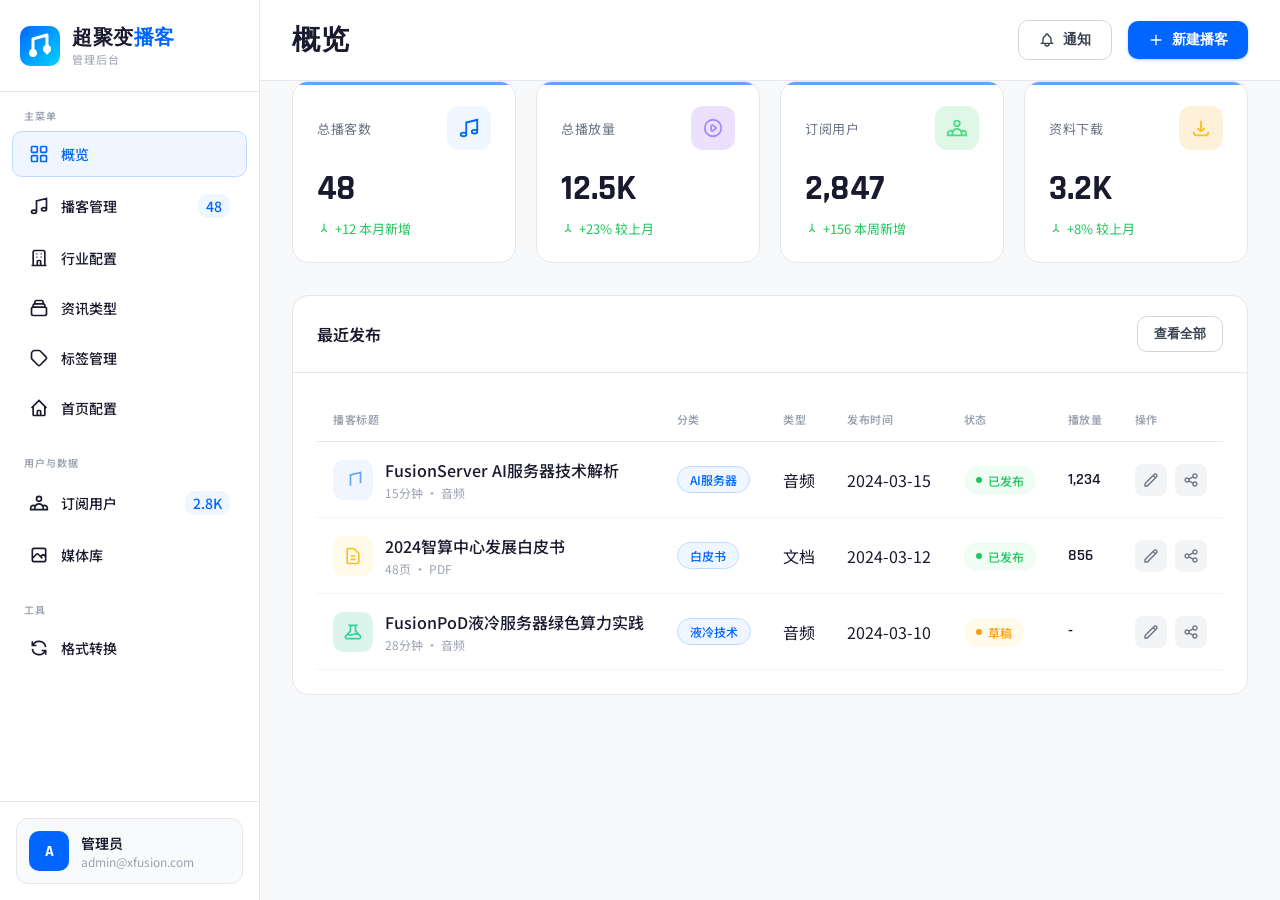
<file: admin/index.html>
<!DOCTYPE html>
<html lang="zh-CN">
<head>
  <meta charset="UTF-8">
  <meta name="viewport" content="width=device-width, initial-scale=1.0">
  <title>超聚变播客 - 管理后台</title>
  <link rel="preconnect" href="https://fonts.googleapis.com">
  <link rel="preconnect" href="https://fonts.gstatic.com" crossorigin>
  <link href="https://fonts.googleapis.com/css2?family=Noto+Sans+SC:wght@300;400;500;700;900&family=Rajdhani:wght@400;500;600;700&display=swap" rel="stylesheet">
  <style>
    :root {
      --void: #f8f9fa;
      --deep: #ffffff;
      --midnight: #ffffff;
      --surface: #f1f3f5;
      --electric: #0066ff;
      --neon: #0066ff;
      --core: #0066ff;
      --pulse: #4f46e5;
      --signal: #f59e0b;
      --danger: #ef4444;
      --success: #22c55e;
      --text-primary: #1a1a2e;
      --text-dim: #6b7280;
      --text-muted: #9ca3af;
      --grid-line: transparent;
    }
    
    * { margin: 0; padding: 0; box-sizing: border-box; }
    
    body {
      font-family: 'Noto Sans SC', 'Rajdhani', sans-serif;
      background: var(--void);
      color: var(--text-primary);
      min-height: 100vh;
      overflow-x: hidden;
    }
    
    /* Grid Background */
    .grid-bg {
      display: none;
    }
    
    /* Layout */
    .app {
      display: flex;
      min-height: 100vh;
      position: relative;
      z-index: 1;
    }
    
    /* Sidebar */
    .sidebar {
      width: 260px;
      background: #ffffff;
      border-right: 1px solid #e5e7eb;
      display: flex;
      flex-direction: column;
      position: fixed;
      height: 100vh;
      z-index: 100;
    }
    
    .sidebar-header {
      padding: 24px 20px;
      border-bottom: 1px solid #e5e7eb;
    }
    
    .logo {
      display: flex;
      align-items: center;
      gap: 12px;
    }
    
    .logo-icon {
      width: 40px;
      height: 40px;
      position: relative;
    }
    
    .logo-icon svg {
      width: 100%;
      height: 100%;
    }
    
    .logo-text {
      font-family: 'Rajdhani', sans-serif;
      font-weight: 700;
      font-size: 20px;
      letter-spacing: 0.5px;
      text-transform: uppercase;
    }
    
    .logo-text span {
      background: var(--core);
      -webkit-background-clip: text;
      -webkit-text-fill-color: transparent;
      background-clip: text;
    }
    
    .logo-sub {
      font-size: 11px;
      color: var(--text-muted);
      letter-spacing: 1px;
      text-transform: uppercase;
    }
    
    .nav {
      flex: 1;
      padding: 16px 12px;
      overflow-y: auto;
    }
    
    .nav-section {
      margin-bottom: 24px;
    }
    
    .nav-label {
      font-size: 10px;
      font-weight: 600;
      color: var(--text-muted);
      text-transform: uppercase;
      letter-spacing: 1px;
      padding: 0 12px;
      margin-bottom: 8px;
    }
    
    .nav-item {
      display: flex;
      align-items: center;
      gap: 12px;
      padding: 12px 16px;
      border-radius: 10px;
      cursor: pointer;
      transition: all 0.3s ease;
      margin-bottom: 4px;
      border: 1px solid transparent;
    }
    
    .nav-item:hover {
      background: #f3f4f6;
      border-color: transparent;
    }
    
    .nav-item.active {
      background: #eff6ff;
      border-color: #bfdbfe;
      box-shadow: none;
      color: var(--core);
    }
    
    .nav-item svg {
      width: 20px;
      height: 20px;
      flex-shrink: 0;
    }
    
    .nav-item span {
      font-size: 14px;
      font-weight: 500;
    }
    
    .nav-badge {
      margin-left: auto;
      padding: 2px 8px;
      background: #eff6ff;
      color: var(--core);
      border-radius: 10px;
      font-size: 11px;
      font-weight: 600;
    }
    
    .sidebar-footer {
      padding: 16px;
      border-top: 1px solid #e5e7eb;
    }
    
    .user-card {
      display: flex;
      align-items: center;
      gap: 12px;
      padding: 12px;
      background: #f9fafb;
      border-radius: 12px;
      border: 1px solid #e5e7eb;
    }
    
    .user-avatar {
      width: 40px;
      height: 40px;
      border-radius: 10px;
      background: var(--core);
      display: flex;
      align-items: center;
      justify-content: center;
      font-family: 'Rajdhani', sans-serif;
      font-weight: 700;
      font-size: 16px;
      color: white;
    }
    
    .user-info {
      flex: 1;
    }
    
    .user-name {
      font-weight: 600;
      font-size: 14px;
    }
    
    .user-role {
      font-size: 12px;
      color: var(--text-muted);
    }
    
    /* Main Content */
    .main {
      flex: 1;
      margin-left: 260px;
      min-height: 100vh;
    }
    
    .header {
      position: sticky;
      top: 0;
      padding: 20px 32px;
      background: rgba(255,255,255,0.95);
      backdrop-filter: blur(10px);
      z-index: 50;
      display: flex;
      align-items: center;
      justify-content: space-between;
      border-bottom: 1px solid #e5e7eb;
    }
    
    .header-title {
      font-family: 'Rajdhani', sans-serif;
      font-size: 28px;
      font-weight: 700;
      letter-spacing: 0.5px;
    }
    
    .header-actions {
      display: flex;
      align-items: center;
      gap: 16px;
    }
    
    .btn {
      display: inline-flex;
      align-items: center;
      gap: 8px;
      padding: 10px 20px;
      border-radius: 10px;
      font-size: 14px;
      font-weight: 600;
      cursor: pointer;
      transition: all 0.3s ease;
      border: none;
    }
    
    .btn-secondary {
      background: #ffffff;
      border: 1px solid #d1d5db;
      color: #374151;
    }
    
    .btn-secondary:hover {
      border-color: var(--core);
      color: var(--core);
      background: #f9fafb;
    }
    
    .btn-primary {
      background: var(--core);
      color: white;
      box-shadow: 0 1px 3px rgba(0, 102, 255, 0.3);
    }
    
    .btn-primary:hover {
      transform: translateY(-1px);
      box-shadow: 0 4px 12px rgba(0, 102, 255, 0.3);
    }
    
    .content {
      padding: 0 32px 32px;
    }
    
    /* Section spacing */
    section {
      margin-bottom: 24px;
    }
    
    section:last-child {
      margin-bottom: 0;
    }
    
    /* Stats Grid */
    .stats-grid {
      display: grid;
      grid-template-columns: repeat(4, 1fr);
      gap: 20px;
      margin-bottom: 32px;
    }
    
    .stat-card {
      background: #ffffff;
      border: 1px solid #e5e7eb;
      border-radius: 16px;
      padding: 24px;
      position: relative;
      overflow: hidden;
      transition: all 0.3s ease;
    }
    
    .stat-card::before {
      content: '';
      position: absolute;
      top: 0;
      left: 0;
      right: 0;
      height: 3px;
      background: var(--core);
      opacity: 0.6;
    }
    
    .stat-card:hover {
      border-color: #d1d5db;
      box-shadow: 0 4px 12px rgba(0, 0, 0, 0.05);
      transform: translateY(-2px);
    }
    
    .stat-header {
      display: flex;
      align-items: center;
      justify-content: space-between;
      margin-bottom: 16px;
    }
    
    .stat-label {
      font-size: 13px;
      color: var(--text-dim);
      text-transform: uppercase;
      letter-spacing: 0.5px;
    }
    
    .stat-icon {
      width: 44px;
      height: 44px;
      border-radius: 12px;
      display: flex;
      align-items: center;
      justify-content: center;
      background: #eff6ff;
    }
    
    .stat-icon svg {
      width: 22px;
      height: 22px;
      color: var(--core);
    }
    
    .stat-value {
      font-family: 'Rajdhani', sans-serif;
      font-size: 36px;
      font-weight: 700;
      margin-bottom: 8px;
      color: var(--text-primary);
    }
    
    .stat-change {
      font-size: 13px;
      color: var(--success);
      display: flex;
      align-items: center;
      gap: 4px;
    }
    
    /* Card Component */
    .card {
      background: #ffffff;
      border: 1px solid #e5e7eb;
      border-radius: 16px;
      overflow: hidden;
      margin-bottom: 24px;
    }
    
    .card:last-child {
      margin-bottom: 0;
    }
    
    .card-header {
      padding: 20px 24px;
      border-bottom: 1px solid #e5e7eb;
      display: flex;
      align-items: center;
      justify-content: space-between;
    }
    
    .card-title {
      font-size: 16px;
      font-weight: 600;
    }
    
    .card-body {
      padding: 24px;
    }
    
    /* Table */
    .table-container {
      overflow-x: auto;
    }
    
    table {
      width: 100%;
      border-collapse: collapse;
    }
    
    th {
      text-align: left;
      padding: 14px 16px;
      font-size: 11px;
      font-weight: 600;
      color: var(--text-muted);
      text-transform: uppercase;
      letter-spacing: 0.5px;
      border-bottom: 1px solid #e5e7eb;
    }
    
    td {
      padding: 16px;
      border-bottom: 1px solid #f3f4f6;
    }
    
    tr:hover td {
      background: #f9fafb;
    }
    
    .cell-title {
      display: flex;
      align-items: center;
      gap: 12px;
    }
    
    .cell-icon {
      width: 40px;
      height: 40px;
      border-radius: 10px;
      display: flex;
      align-items: center;
      justify-content: center;
      flex-shrink: 0;
    }
    
    .cell-icon.audio { background: #eff6ff; }
    .cell-icon.doc { background: #fffbeb; }
    .cell-icon.video { background: #fdf2f8; }
    
    .cell-icon svg {
      width: 20px;
      height: 20px;
    }
    
    .cell-text {
      font-weight: 500;
    }
    
    .cell-sub {
      font-size: 12px;
      color: var(--text-muted);
      margin-top: 2px;
    }
    
    .tag {
      display: inline-flex;
      align-items: center;
      padding: 4px 12px;
      border-radius: 20px;
      font-size: 12px;
      font-weight: 500;
      background: #eff6ff;
      color: var(--core);
      border: 1px solid #bfdbfe;
    }
    
    .status {
      display: inline-flex;
      align-items: center;
      gap: 6px;
      padding: 6px 12px;
      border-radius: 20px;
      font-size: 12px;
      font-weight: 500;
    }
    
    .status::before {
      content: '';
      width: 6px;
      height: 6px;
      border-radius: 50%;
    }
    
    .status-published {
      background: #f0fdf4;
      color: var(--success);
    }
    .status-published::before { background: var(--success); }
    
    .status-draft {
      background: #fffbeb;
      color: var(--signal);
    }
    .status-draft::before { background: var(--signal); }
    
    .actions {
      display: flex;
      gap: 8px;
    }
    
    .action-btn {
      width: 32px;
      height: 32px;
      border-radius: 8px;
      border: none;
      background: #f3f4f6;
      cursor: pointer;
      display: flex;
      align-items: center;
      justify-content: center;
      transition: all 0.2s ease;
      color: #6b7280;
    }
    
    .action-btn:hover {
      background: #eff6ff;
      color: var(--core);
    }
    
    .action-btn svg {
      width: 16px;
      height: 16px;
    }
    
    /* Modal */
    .modal-overlay {
      position: fixed;
      inset: 0;
      background: rgba(0, 0, 0, 0.3);
      backdrop-filter: blur(4px);
      z-index: 200;
      opacity: 0;
      visibility: hidden;
      transition: all 0.3s ease;
    }
    
    .modal-overlay.active {
      opacity: 1;
      visibility: visible;
    }
    
    .modal {
      position: fixed;
      top: 50%;
      left: 50%;
      transform: translate(-50%, -50%) scale(0.95);
      width: 90%;
      max-width: 800px;
      max-height: 90vh;
      background: #ffffff;
      border: 1px solid #e5e7eb;
      border-radius: 20px;
      z-index: 201;
      opacity: 0;
      visibility: hidden;
      transition: all 0.3s ease;
      display: flex;
      flex-direction: column;
      overflow: hidden;
      box-shadow: 0 20px 60px rgba(0, 0, 0, 0.15);
    }
    
    .modal.active {
      opacity: 1;
      visibility: visible;
      transform: translate(-50%, -50%) scale(1);
    }
    
    .modal-header {
      padding: 24px;
      border-bottom: 1px solid #e5e7eb;
      display: flex;
      align-items: center;
      justify-content: space-between;
    }
    
    .modal-title {
      font-size: 20px;
      font-weight: 600;
    }
    
    .modal-close {
      width: 36px;
      height: 36px;
      border-radius: 10px;
      border: none;
      background: #f3f4f6;
      cursor: pointer;
      display: flex;
      align-items: center;
      justify-content: center;
      transition: all 0.2s ease;
      color: #6b7280;
    }
    
    .modal-close:hover {
      background: #fef2f2;
      color: var(--danger);
    }
    
    .modal-body {
      flex: 1;
      overflow-y: auto;
      padding: 24px;
    }
    
    .modal-footer {
      padding: 20px 24px;
      border-top: 1px solid #e5e7eb;
      display: flex;
      justify-content: flex-end;
      gap: 12px;
    }
    
    /* Form Elements */
    .form-group {
      margin-bottom: 20px;
    }
    
    .form-label {
      display: block;
      font-size: 13px;
      font-weight: 500;
      color: var(--text-dim);
      margin-bottom: 8px;
      text-transform: uppercase;
      letter-spacing: 0.5px;
    }
    
    .form-input,
    .form-select,
    .form-textarea {
      width: 100%;
      padding: 12px 16px;
      background: #ffffff;
      border: 1px solid #d1d5db;
      border-radius: 10px;
      color: var(--text-primary);
      font-size: 14px;
      transition: all 0.2s ease;
    }
    
    .form-input:focus,
    .form-select:focus,
    .form-textarea:focus {
      outline: none;
      border-color: var(--core);
      box-shadow: 0 0 0 3px rgba(0, 102, 255, 0.1);
    }
    
    .form-textarea {
      min-height: 120px;
      resize: vertical;
    }
    
    .form-row {
      display: grid;
      grid-template-columns: 1fr 1fr;
      gap: 20px;
    }
    
    /* Upload Area */
    .upload-area {
      border: 2px dashed #d1d5db;
      border-radius: 12px;
      padding: 40px;
      text-align: center;
      cursor: pointer;
      transition: all 0.3s ease;
    }
    
    .upload-area:hover {
      border-color: var(--core);
      background: #f9fafb;
    }
    
    .upload-icon {
      width: 48px;
      height: 48px;
      margin: 0 auto 16px;
      color: var(--core);
    }
    
    /* Tabs */
    .tabs {
      display: flex;
      gap: 4px;
      padding: 4px;
      background: #f3f4f6;
      border-radius: 10px;
      margin-bottom: 24px;
    }
    
    .tab {
      padding: 10px 20px;
      border-radius: 8px;
      font-size: 14px;
      font-weight: 500;
      cursor: pointer;
      transition: all 0.2s ease;
      border: none;
      background: transparent;
      color: var(--text-dim);
    }
    
    .tab:hover {
      color: var(--text-primary);
    }
    
    .tab.active {
      background: #ffffff;
      color: var(--core);
      box-shadow: 0 1px 3px rgba(0, 0, 0, 0.08);
    }
    
    .tab-content {
      display: none;
    }
    
    .tab-content.active {
      display: block;
    }
    
    /* Switch */
    .switch-label {
      display: flex;
      align-items: center;
      justify-content: space-between;
      padding: 16px;
      background: #f9fafb;
      border-radius: 12px;
      cursor: pointer;
      transition: all 0.2s ease;
    }
    
    .switch-label:hover {
      background: #f3f4f6;
    }
    
    .switch-text {
      font-weight: 500;
    }
    
    .switch-sub {
      font-size: 13px;
      color: var(--text-muted);
      margin-top: 2px;
    }
    
    .switch {
      width: 48px;
      height: 26px;
      background: #d1d5db;
      border-radius: 13px;
      position: relative;
      cursor: pointer;
      transition: all 0.3s ease;
    }
    
    .switch.active {
      background: var(--core);
    }

    /* Tag Picker */
    .tag-picker {
      display: flex;
      flex-wrap: wrap;
      gap: 8px;
    }

    .tag-option {
      display: inline-flex;
      align-items: center;
      cursor: pointer;
    }

    .tag-option input { display: none; }

    .tag-option span {
      padding: 6px 14px;
      border-radius: 20px;
      font-size: 13px;
      font-weight: 500;
      background: #f3f4f6;
      color: var(--text-dim);
      border: 1px solid #e5e7eb;
      transition: all 0.2s ease;
    }

    .tag-option input:checked + span {
      background: #eff6ff;
      color: var(--core);
      border-color: #bfdbfe;
      font-weight: 600;
    }

    .tag-option:hover span {
      border-color: var(--core);
    }

    /* Rich Text Editor */
    .editor-toolbar {
      display: flex;
      align-items: center;
      gap: 4px;
      padding: 10px 16px;
      border-bottom: 1px solid #e5e7eb;
      background: #fafbfc;
      flex-wrap: wrap;
    }

    .toolbar-group {
      display: flex;
      gap: 2px;
    }

    .toolbar-btn {
      width: 32px;
      height: 32px;
      border-radius: 6px;
      border: none;
      background: transparent;
      cursor: pointer;
      display: flex;
      align-items: center;
      justify-content: center;
      color: #4b5563;
      font-size: 14px;
      transition: all 0.15s ease;
    }

    .toolbar-btn:hover {
      background: #e5e7eb;
      color: var(--text-primary);
    }

    .toolbar-select {
      padding: 4px 8px;
      border: 1px solid #e5e7eb;
      border-radius: 6px;
      font-size: 13px;
      background: white;
      color: var(--text-dim);
      cursor: pointer;
    }

    .toolbar-divider {
      width: 1px;
      height: 24px;
      background: #e5e7eb;
      margin: 0 6px;
    }

    .editor-content {
      min-height: 360px;
      max-height: 600px;
      overflow-y: auto;
      padding: 24px;
      font-size: 15px;
      line-height: 1.8;
      color: var(--text-primary);
      outline: none;
    }

    .editor-content:empty::before {
      content: attr(data-placeholder);
      color: var(--text-muted);
      pointer-events: none;
    }

    .editor-content h2 { font-size: 22px; margin: 16px 0 8px; font-weight: 700; }
    .editor-content h3 { font-size: 18px; margin: 14px 0 6px; font-weight: 600; }
    .editor-content p { margin-bottom: 12px; }
    .editor-content ul, .editor-content ol { padding-left: 24px; margin-bottom: 12px; }
    .editor-content blockquote { border-left: 3px solid var(--core); padding-left: 16px; color: var(--text-dim); margin: 12px 0; }
    .editor-content img { max-width: 100%; border-radius: 8px; margin: 12px 0; }

    /* Attachment list */
    .attachment-item {
      display: flex;
      align-items: center;
      gap: 14px;
      padding: 14px 16px;
      background: #f9fafb;
      border: 1px solid #e5e7eb;
      border-radius: 10px;
      margin-bottom: 10px;
    }

    .attachment-icon {
      width: 40px;
      height: 40px;
      border-radius: 8px;
      display: flex;
      align-items: center;
      justify-content: center;
      flex-shrink: 0;
    }

    .attachment-icon.pdf { background: #fef2f2; }
    .attachment-icon.doc { background: #eff6ff; }

    .attachment-info {
      flex: 1;
      min-width: 0;
    }

    .attachment-name {
      display: block;
      font-size: 14px;
      font-weight: 500;
      white-space: nowrap;
      overflow: hidden;
      text-overflow: ellipsis;
    }

    .attachment-size {
      font-size: 12px;
      color: var(--text-muted);
    }

    /* Banner Config - List Style */
    .banner-list {
      display: flex;
      flex-direction: column;
      gap: 12px;
    }

    .banner-list-item {
      display: flex;
      align-items: center;
      gap: 16px;
      padding: 16px;
      background: #f9fafb;
      border: 1px solid #e5e7eb;
      border-radius: 12px;
      transition: all 0.2s ease;
    }

    .banner-list-item:hover {
      border-color: #d1d5db;
      box-shadow: 0 2px 8px rgba(0, 0, 0, 0.05);
    }

    .banner-list-preview {
      width: 160px;
      height: 90px;
      border-radius: 8px;
      flex-shrink: 0;
      display: flex;
      flex-direction: column;
      justify-content: center;
      align-items: center;
      gap: 4px;
      position: relative;
      overflow: hidden;
    }

    .banner-list-tag {
      font-size: 10px;
      font-weight: 700;
      letter-spacing: 1px;
      color: #4a6fa5;
    }

    .banner-list-title {
      font-size: 14px;
      font-weight: 700;
      line-height: 1.3;
      color: var(--text-primary);
      text-align: center;
    }

    .banner-list-info {
      flex: 1;
      min-width: 0;
    }

    .banner-list-filename {
      font-size: 14px;
      font-weight: 500;
      color: var(--text-primary);
      margin-bottom: 4px;
    }

    .banner-list-meta {
      font-size: 12px;
      color: var(--text-muted);
    }

    .banner-list-actions {
      display: flex;
      gap: 8px;
      flex-shrink: 0;
    }

    .banner-list-actions .action-btn {
      width: 36px;
      height: 36px;
    }
    
    .switch::after {
      content: '';
      width: 22px;
      height: 22px;
      background: white;
      border-radius: 50%;
      position: absolute;
      top: 2px;
      left: 2px;
      transition: all 0.3s ease;
    }
    
    .switch.active::after {
      left: 24px;
    }
    
    /* Grid layouts */
    .grid-2 {
      display: grid;
      grid-template-columns: repeat(2, 1fr);
      gap: 20px;
    }
    
    .grid-3 {
      display: grid;
      grid-template-columns: repeat(3, 1fr);
      gap: 20px;
    }
    
    /* Responsive */
    @media (max-width: 1200px) {
      .stats-grid {
        grid-template-columns: repeat(2, 1fr);
      }
    }
    
    @media (max-width: 768px) {
      .sidebar {
        transform: translateX(-100%);
      }
      .main {
        margin-left: 0;
      }
      .stats-grid {
        grid-template-columns: 1fr;
      }
      .form-row {
        grid-template-columns: 1fr;
      }
    }
  </style>
</head>
<body>
  <div class="grid-bg"></div>
  
  <div class="app">
    <!-- Sidebar -->
    <aside class="sidebar">
      <div class="sidebar-header">
        <div class="logo">
          <div class="logo-icon">
            <svg viewBox="0 0 40 40" fill="none">
              <defs>
                <linearGradient id="logoGrad" x1="0%" y1="0%" x2="100%" y2="100%">
                  <stop offset="0%" style="stop-color:#0066ff"/>
                  <stop offset="100%" style="stop-color:#00d4ff"/>
                </linearGradient>
              </defs>
              <rect width="40" height="40" rx="10" fill="url(#logoGrad)"/>
              <path d="M13 27V13l14-4v18" stroke="white" stroke-width="3" stroke-linecap="round" stroke-linejoin="round" fill="none"/>
              <circle cx="13" cy="27" r="4" fill="white"/>
              <circle cx="27" cy="23" r="4" fill="white"/>
            </svg>
          </div>
          <div>
            <div class="logo-text">超聚变<span>播客</span></div>
            <div class="logo-sub">管理后台</div>
          </div>
        </div>
      </div>
      
      <nav class="nav">
        <div class="nav-section">
          <div class="nav-label">主菜单</div>
          <div class="nav-item active" onclick="showSection('dashboard', this)">
            <svg viewBox="0 0 24 24" fill="none" stroke="currentColor" stroke-width="2">
              <rect x="3" y="3" width="7" height="7" rx="1"/>
              <rect x="14" y="3" width="7" height="7" rx="1"/>
              <rect x="14" y="14" width="7" height="7" rx="1"/>
              <rect x="3" y="14" width="7" height="7" rx="1"/>
            </svg>
            <span>概览</span>
          </div>
          <div class="nav-item" onclick="showSection('podcasts', this)">
            <svg viewBox="0 0 24 24" fill="none" stroke="currentColor" stroke-width="2">
              <path d="M9 19V6l12-3v13M9 19c0 1.105-1.343 2-3 2s-3-.895-3-2 1.343-2 3-2 3 .895 3 2zm12-3c0 1.105-1.343 2-3 2s-3-.895-3-2 1.343-2 3-2 3 .895 3 2z"/>
            </svg>
            <span>播客管理</span>
            <span class="nav-badge">48</span>
          </div>
          <div class="nav-item" onclick="showSection('industries', this)">
            <svg viewBox="0 0 24 24" fill="none" stroke="currentColor" stroke-width="2">
              <path d="M19 21V5a2 2 0 00-2-2H7a2 2 0 00-2 2v16m14 0h2m-2 0h-5m-9 0H3m2 0h5M9 7h1m-1 4h1m4-4h1m-1 4h1m-5 10v-5a1 1 0 011-1h2a1 1 0 011 1v5m-4 0h4"/>
            </svg>
            <span>行业配置</span>
          </div>
          <div class="nav-item" onclick="showSection('content-types', this)">
            <svg viewBox="0 0 24 24" fill="none" stroke="currentColor" stroke-width="2">
              <path d="M19 11H5m14 0a2 2 0 012 2v6a2 2 0 01-2 2H5a2 2 0 01-2-2v-6a2 2 0 012-2m14 0V9a2 2 0 00-2-2M5 11V9a2 2 0 012-2m0 0V5a2 2 0 012-2h6a2 2 0 012 2v2M7 7h10"/>
            </svg>
            <span>资讯类型</span>
          </div>
          <div class="nav-item" onclick="showSection('tags', this)">
            <svg viewBox="0 0 24 24" fill="none" stroke="currentColor" stroke-width="2">
              <path d="M7 7h.01M7 3h5c.512 0 1.024.195 1.414.586l7 7a2 2 0 010 2.828l-7 7a2 2 0 01-2.828 0l-7-7A1.994 1.994 0 013 12V7a4 4 0 014-4z"/>
            </svg>
            <span>标签管理</span>
          </div>
          <div class="nav-item" onclick="showSection('homepage', this)">
            <svg viewBox="0 0 24 24" fill="none" stroke="currentColor" stroke-width="2">
              <path d="M3 12l2-2m0 0l7-7 7 7M5 10v10a1 1 0 001 1h3m10-11l2 2m-2-2v10a1 1 0 01-1 1h-3m-6 0a1 1 0 001-1v-4a1 1 0 011-1h2a1 1 0 011 1v4a1 1 0 001 1m-6 0h6"/>
            </svg>
            <span>首页配置</span>
          </div>
        </div>
        
        <div class="nav-section">
          <div class="nav-label">用户与数据</div>
          <div class="nav-item" onclick="showSection('subscribers', this)">
            <svg viewBox="0 0 24 24" fill="none" stroke="currentColor" stroke-width="2">
              <path d="M17 20h5v-2a3 3 0 00-5.356-1.857M17 20H7m10 0v-2c0-.656-.126-1.283-.356-1.857M7 20H2v-2a3 3 0 015.356-1.857M7 20v-2c0-.656.126-1.283.356-1.857m0 0a5.002 5.002 0 019.288 0M15 7a3 3 0 11-6 0 3 3 0 016 0z"/>
            </svg>
            <span>订阅用户</span>
            <span class="nav-badge">2.8K</span>
          </div>
          <div class="nav-item" onclick="showSection('media', this)">
            <svg viewBox="0 0 24 24" fill="none" stroke="currentColor" stroke-width="2">
              <path d="M4 16l4.586-4.586a2 2 0 012.828 0L16 16m-2-2l1.586-1.586a2 2 0 012.828 0L20 14m-6-6h.01M6 20h12a2 2 0 002-2V6a2 2 0 00-2-2H6a2 2 0 00-2 2v12a2 2 0 002 2z"/>
            </svg>
            <span>媒体库</span>
          </div>
        </div>
        
        <div class="nav-section">
          <div class="nav-label">工具</div>
          <div class="nav-item" onclick="showSection('convert', this)">
            <svg viewBox="0 0 24 24" fill="none" stroke="currentColor" stroke-width="2">
              <path d="M4 4v5h.582m15.356 2A8.001 8.001 0 004.582 9m0 0H9m11 11v-5h-.581m0 0a8.003 8.003 0 01-15.357-2m15.357 2H15"/>
            </svg>
            <span>格式转换</span>
          </div>
        </div>
      </nav>
      
      <div class="sidebar-footer">
        <div class="user-card">
          <div class="user-avatar">A</div>
          <div class="user-info">
            <div class="user-name">管理员</div>
            <div class="user-role">admin@xfusion.com</div>
          </div>
        </div>
      </div>
    </aside>

    <!-- Main Content -->
    <main class="main">
      <!-- Header -->
      <header class="header">
        <h1 class="header-title" id="pageTitle">概览</h1>
        <div class="header-actions">
          <button class="btn btn-secondary">
            <svg width="16" height="16" viewBox="0 0 24 24" fill="none" stroke="currentColor" stroke-width="2">
              <path d="M15 17h5l-1.405-1.405A2.032 2.032 0 0118 14.158V11a6.002 6.002 0 00-4-5.659V5a2 2 0 10-4 0v.341C7.67 6.165 6 8.388 6 11v3.159c0 .538-.214 1.055-.595 1.436L4 17h5m6 0v1a3 3 0 11-6 0v-1m6 0H9"/>
            </svg>
            通知
          </button>
          <button class="btn btn-primary" id="headerCreateBtn" onclick="showSection('create-podcast')">
            <svg width="16" height="16" viewBox="0 0 24 24" fill="none" stroke="currentColor" stroke-width="2">
              <path d="M12 4v16m8-8H4"/>
            </svg>
            新建播客
          </button>
        </div>
      </header>

      <!-- Content -->
      <div class="content">
        <!-- Dashboard Section -->
        <section id="dashboard-section">
          <!-- Stats -->
          <div class="stats-grid">
            <div class="stat-card">
              <div class="stat-header">
                <span class="stat-label">总播客数</span>
                <div class="stat-icon">
                  <svg viewBox="0 0 24 24" fill="none" stroke="currentColor" stroke-width="2">
                    <path d="M9 19V6l12-3v13M9 19c0 1.105-1.343 2-3 2s-3-.895-3-2 1.343-2 3-2 3 .895 3 2zm12-3c0 1.105-1.343 2-3 2s-3-.895-3-2 1.343-2 3-2 3 .895 3 2z"/>
                  </svg>
                </div>
              </div>
              <div class="stat-value">48</div>
              <div class="stat-change">
                <svg width="14" height="14" viewBox="0 0 24 24" fill="none" stroke="currentColor" stroke-width="2">
                  <path d="M7 17l5-5 5 5M12 12V3"/>
                </svg>
                +12 本月新增
              </div>
            </div>
            
            <div class="stat-card">
              <div class="stat-header">
                <span class="stat-label">总播放量</span>
                <div class="stat-icon" style="background: rgba(124, 58, 237, 0.15);">
                  <svg viewBox="0 0 24 24" fill="none" stroke="#a78bfa" stroke-width="2">
                    <path d="M14.752 11.168l-3.197-2.132A1 1 0 0010 9.87v4.263a1 1 0 001.555.832l3.197-2.132a1 1 0 000-1.664z"/>
                    <path d="M21 12a9 9 0 11-18 0 9 9 0 0118 0z"/>
                  </svg>
                </div>
              </div>
              <div class="stat-value">12.5K</div>
              <div class="stat-change">
                <svg width="14" height="14" viewBox="0 0 24 24" fill="none" stroke="currentColor" stroke-width="2">
                  <path d="M7 17l5-5 5 5M12 12V3"/>
                </svg>
                +23% 较上月
              </div>
            </div>
            
            <div class="stat-card">
              <div class="stat-header">
                <span class="stat-label">订阅用户</span>
                <div class="stat-icon" style="background: rgba(34, 197, 94, 0.15);">
                  <svg viewBox="0 0 24 24" fill="none" stroke="#4ade80" stroke-width="2">
                    <path d="M17 20h5v-2a3 3 0 00-5.356-1.857M17 20H7m10 0v-2c0-.656-.126-1.283-.356-1.857M7 20H2v-2a3 3 0 015.356-1.857M7 20v-2c0-.656.126-1.283.356-1.857m0 0a5.002 5.002 0 019.288 0M15 7a3 3 0 11-6 0 3 3 0 016 0z"/>
                  </svg>
                </div>
              </div>
              <div class="stat-value">2,847</div>
              <div class="stat-change">
                <svg width="14" height="14" viewBox="0 0 24 24" fill="none" stroke="currentColor" stroke-width="2">
                  <path d="M7 17l5-5 5 5M12 12V3"/>
                </svg>
                +156 本周新增
              </div>
            </div>
            
            <div class="stat-card">
              <div class="stat-header">
                <span class="stat-label">资料下载</span>
                <div class="stat-icon" style="background: rgba(245, 158, 11, 0.15);">
                  <svg viewBox="0 0 24 24" fill="none" stroke="#fbbf24" stroke-width="2">
                    <path d="M4 16v1a3 3 0 003 3h10a3 3 0 003-3v-1m-4-4l-4 4m0 0l-4-4m4 4V4"/>
                  </svg>
                </div>
              </div>
              <div class="stat-value">3.2K</div>
              <div class="stat-change">
                <svg width="14" height="14" viewBox="0 0 24 24" fill="none" stroke="currentColor" stroke-width="2">
                  <path d="M7 17l5-5 5 5M12 12V3"/>
                </svg>
                +8% 较上月
              </div>
            </div>
          </div>

          <!-- Recent Podcasts Table -->
          <div class="card">
            <div class="card-header">
              <h3 class="card-title">最近发布</h3>
              <button class="btn btn-secondary" style="padding: 8px 16px; font-size: 13px;">查看全部</button>
            </div>
            <div class="card-body">
              <div class="table-container">
                <table>
                  <thead>
                    <tr>
                      <th>播客标题</th>
                      <th>分类</th>
                      <th>类型</th>
                      <th>发布时间</th>
                      <th>状态</th>
                      <th>播放量</th>
                      <th>操作</th>
                    </tr>
                  </thead>
                  <tbody>
                    <tr>
                      <td>
                        <div class="cell-title">
                          <div class="cell-icon audio">
                            <svg viewBox="0 0 24 24" fill="none" stroke="#60a5fa" stroke-width="2">
                              <path d="M9 19V6l12-3v13"/>
                            </svg>
                          </div>
                          <div>
                            <div class="cell-text">FusionServer AI服务器技术解析</div>
                            <div class="cell-sub">15分钟 · 音频</div>
                          </div>
                        </div>
                      </td>
                      <td><span class="tag">AI服务器</span></td>
                      <td>音频</td>
                      <td>2024-03-15</td>
                      <td><span class="status status-published">已发布</span></td>
                      <td style="font-family: 'Rajdhani', sans-serif; font-weight: 600;">1,234</td>
                      <td>
                        <div class="actions">
                          <button class="action-btn">
                            <svg viewBox="0 0 24 24" fill="none" stroke="currentColor" stroke-width="2">
                              <path d="M15.232 5.232l3.536 3.536m-2.036-5.036a2.5 2.5 0 113.536 3.536L6.5 21.036H3v-3.572L16.732 3.732z"/>
                            </svg>
                          </button>
                          <button class="action-btn">
                            <svg viewBox="0 0 24 24" fill="none" stroke="currentColor" stroke-width="2">
                              <path d="M8.684 13.342C8.886 12.938 9 12.482 9 12c0-.482-.114-.938-.316-1.342m0 2.684a3 3 0 110-2.684m0 2.684l6.632 3.316m-6.632-6l6.632-3.316m0 0a3 3 0 105.367-2.684 3 3 0 00-5.367 2.684zm0 9.316a3 3 0 105.368 2.684 3 3 0 00-5.368-2.684z"/>
                            </svg>
                          </button>
                        </div>
                      </td>
                    </tr>
                    <tr>
                      <td>
                        <div class="cell-title">
                          <div class="cell-icon doc">
                            <svg viewBox="0 0 24 24" fill="none" stroke="#fbbf24" stroke-width="2">
                              <path d="M9 12h6m-6 4h6m2 5H7a2 2 0 01-2-2V5a2 2 0 012-2h5.586a1 1 0 01.707.293l5.414 5.414a1 1 0 01.293.707V19a2 2 0 01-2 2z"/>
                            </svg>
                          </div>
                          <div>
                            <div class="cell-text">2024智算中心发展白皮书</div>
                            <div class="cell-sub">48页 · PDF</div>
                          </div>
                        </div>
                      </td>
                      <td><span class="tag">白皮书</span></td>
                      <td>文档</td>
                      <td>2024-03-12</td>
                      <td><span class="status status-published">已发布</span></td>
                      <td style="font-family: 'Rajdhani', sans-serif; font-weight: 600;">856</td>
                      <td>
                        <div class="actions">
                          <button class="action-btn">
                            <svg viewBox="0 0 24 24" fill="none" stroke="currentColor" stroke-width="2">
                              <path d="M15.232 5.232l3.536 3.536m-2.036-5.036a2.5 2.5 0 113.536 3.536L6.5 21.036H3v-3.572L16.732 3.732z"/>
                            </svg>
                          </button>
                          <button class="action-btn">
                            <svg viewBox="0 0 24 24" fill="none" stroke="currentColor" stroke-width="2">
                              <path d="M8.684 13.342C8.886 12.938 9 12.482 9 12c0-.482-.114-.938-.316-1.342m0 2.684a3 3 0 110-2.684m0 2.684l6.632 3.316m-6.632-6l6.632-3.316m0 0a3 3 0 105.367-2.684 3 3 0 00-5.367 2.684zm0 9.316a3 3 0 105.368 2.684 3 3 0 00-5.368-2.684z"/>
                            </svg>
                          </button>
                        </div>
                      </td>
                    </tr>
                    <tr>
                      <td>
                        <div class="cell-title">
                          <div class="cell-icon audio" style="background: rgba(16, 185, 129, 0.15);">
                            <svg viewBox="0 0 24 24" fill="none" stroke="#34d399" stroke-width="2">
                              <path d="M19.428 15.428a2 2 0 00-1.022-.547l-2.387-.477a6 6 0 00-3.86.517l-.318.158a6 6 0 01-3.86.517L6.05 15.21a2 2 0 00-1.806.547M8 4h8l-1 1v5.172a2 2 0 00.586 1.414l5 5c1.26 1.26.367 3.414-1.415 3.414H4.828c-1.782 0-2.674-2.154-1.414-3.414l5-5A2 2 0 009 10.172V5L8 4z"/>
                            </svg>
                          </div>
                          <div>
                            <div class="cell-text">FusionPoD液冷服务器绿色算力实践</div>
                            <div class="cell-sub">28分钟 · 音频</div>
                          </div>
                        </div>
                      </td>
                      <td><span class="tag">液冷技术</span></td>
                      <td>音频</td>
                      <td>2024-03-10</td>
                      <td><span class="status status-draft">草稿</span></td>
                      <td style="font-family: 'Rajdhani', sans-serif; font-weight: 600;">-</td>
                      <td>
                        <div class="actions">
                          <button class="action-btn">
                            <svg viewBox="0 0 24 24" fill="none" stroke="currentColor" stroke-width="2">
                              <path d="M15.232 5.232l3.536 3.536m-2.036-5.036a2.5 2.5 0 113.536 3.536L6.5 21.036H3v-3.572L16.732 3.732z"/>
                            </svg>
                          </button>
                          <button class="action-btn">
                            <svg viewBox="0 0 24 24" fill="none" stroke="currentColor" stroke-width="2">
                              <path d="M8.684 13.342C8.886 12.938 9 12.482 9 12c0-.482-.114-.938-.316-1.342m0 2.684a3 3 0 110-2.684m0 2.684l6.632 3.316m-6.632-6l6.632-3.316m0 0a3 3 0 105.367-2.684 3 3 0 00-5.367 2.684zm0 9.316a3 3 0 105.368 2.684 3 3 0 00-5.368-2.684z"/>
                            </svg>
                          </button>
                        </div>
                      </td>
                    </tr>
                  </tbody>
                </table>
              </div>
            </div>
          </div>
        </section>

        <!-- 播客列表 -->
        <section id="podcasts-section" style="display: none;">
          <div class="card">
            <div class="card-header">
              <h3 class="card-title">播客列表</h3>
              <button class="btn btn-primary" onclick="showSection('create-podcast')">
                <svg width="16" height="16" viewBox="0 0 24 24" fill="none" stroke="currentColor" stroke-width="2"><path d="M12 4v16m8-8H4"/></svg>
                新建播客
              </button>
            </div>
            <div class="card-body">
              <div class="table-container">
                <table>
                  <thead>
                    <tr>
                      <th>播客内容</th>
                      <th>行业</th>
                      <th>类型</th>
                      <th>标签</th>
                      <th>发布时间</th>
                      <th>状态</th>
                      <th>播放量</th>
                      <th>操作</th>
                    </tr>
                  </thead>
                  <tbody>
                    <tr>
                      <td>
                        <div class="cell-title">
                          <div class="cell-icon audio">
                            <svg viewBox="0 0 24 24" fill="none" stroke="#3b82f6" stroke-width="2"><path d="M9 19V6l12-3v13"/></svg>
                          </div>
                          <div>
                            <div class="cell-text">AI先锋实践｜知识赋能，开启上海政务办公智时代</div>
                            <div class="cell-sub">18分钟 · 音频</div>
                          </div>
                        </div>
                      </td>
                      <td>政务</td>
                      <td>音频</td>
                      <td><span class="tag">政务AI</span></td>
                      <td>2024-04-10</td>
                      <td><span class="status status-published">已发布</span></td>
                      <td style="font-family: 'Rajdhani', sans-serif; font-weight: 600;">2.3K</td>
                      <td>
                        <div class="actions">
                          <button class="action-btn" title="编辑"><svg viewBox="0 0 24 24" fill="none" stroke="currentColor" stroke-width="2"><path d="M15.232 5.232l3.536 3.536m-2.036-5.036a2.5 2.5 0 113.536 3.536L6.5 21.036H3v-3.572L16.732 3.732z"/></svg></button>
                          <button class="action-btn" title="分享"><svg viewBox="0 0 24 24" fill="none" stroke="currentColor" stroke-width="2"><path d="M8.684 13.342C8.886 12.938 9 12.482 9 12c0-.482-.114-.938-.316-1.342m0 2.684a3 3 0 110-2.684m0 2.684l6.632 3.316m-6.632-6l6.632-3.316m0 0a3 3 0 105.367-2.684 3 3 0 00-5.367 2.684zm0 9.316a3 3 0 105.368 2.684 3 3 0 00-5.368-2.684z"/></svg></button>
                        </div>
                      </td>
                    </tr>
                    <tr>
                      <td>
                        <div class="cell-title">
                          <div class="cell-icon audio">
                            <svg viewBox="0 0 24 24" fill="none" stroke="#3b82f6" stroke-width="2"><path d="M9 19V6l12-3v13"/></svg>
                          </div>
                          <div>
                            <div class="cell-text">FusionServer AI服务器技术解析</div>
                            <div class="cell-sub">15分钟 · 音频</div>
                          </div>
                        </div>
                      </td>
                      <td>人工智能</td>
                      <td>音频</td>
                      <td><span class="tag">AI服务器</span></td>
                      <td>2024-03-15</td>
                      <td><span class="status status-published">已发布</span></td>
                      <td style="font-family: 'Rajdhani', sans-serif; font-weight: 600;">1.2K</td>
                      <td>
                        <div class="actions">
                          <button class="action-btn" title="编辑"><svg viewBox="0 0 24 24" fill="none" stroke="currentColor" stroke-width="2"><path d="M15.232 5.232l3.536 3.536m-2.036-5.036a2.5 2.5 0 113.536 3.536L6.5 21.036H3v-3.572L16.732 3.732z"/></svg></button>
                          <button class="action-btn" title="分享"><svg viewBox="0 0 24 24" fill="none" stroke="currentColor" stroke-width="2"><path d="M8.684 13.342C8.886 12.938 9 12.482 9 12c0-.482-.114-.938-.316-1.342m0 2.684a3 3 0 110-2.684m0 2.684l6.632 3.316m-6.632-6l6.632-3.316m0 0a3 3 0 105.367-2.684 3 3 0 00-5.367 2.684zm0 9.316a3 3 0 105.368 2.684 3 3 0 00-5.368-2.684z"/></svg></button>
                        </div>
                      </td>
                    </tr>
                    <tr>
                      <td>
                        <div class="cell-title">
                          <div class="cell-icon doc">
                            <svg viewBox="0 0 24 24" fill="none" stroke="#f59e0b" stroke-width="2"><path d="M9 12h6m-6 4h6m2 5H7a2 2 0 01-2-2V5a2 2 0 012-2h5.586a1 1 0 01.707.293l5.414 5.414a1 1 0 01.293.707V19a2 2 0 01-2 2z"/></svg>
                          </div>
                          <div>
                            <div class="cell-text">FusionPoD液冷服务器绿色算力实践</div>
                            <div class="cell-sub">PDF</div>
                          </div>
                        </div>
                      </td>
                      <td>智算中心</td>
                      <td>文档</td>
                      <td><span class="tag">液冷技术</span></td>
                      <td>2024-03-12</td>
                      <td><span class="status status-published">已发布</span></td>
                      <td style="font-family: 'Rajdhani', sans-serif; font-weight: 600;">856</td>
                      <td>
                        <div class="actions">
                          <button class="action-btn" title="编辑"><svg viewBox="0 0 24 24" fill="none" stroke="currentColor" stroke-width="2"><path d="M15.232 5.232l3.536 3.536m-2.036-5.036a2.5 2.5 0 113.536 3.536L6.5 21.036H3v-3.572L16.732 3.732z"/></svg></button>
                          <button class="action-btn" title="分享"><svg viewBox="0 0 24 24" fill="none" stroke="currentColor" stroke-width="2"><path d="M8.684 13.342C8.886 12.938 9 12.482 9 12c0-.482-.114-.938-.316-1.342m0 2.684a3 3 0 110-2.684m0 2.684l6.632 3.316m-6.632-6l6.632-3.316m0 0a3 3 0 105.367-2.684 3 3 0 00-5.367 2.684zm0 9.316a3 3 0 105.368 2.684 3 3 0 00-5.368-2.684z"/></svg></button>
                        </div>
                      </td>
                    </tr>
                    <tr>
                      <td>
                        <div class="cell-title">
                          <div class="cell-icon doc">
                            <svg viewBox="0 0 24 24" fill="none" stroke="#f59e0b" stroke-width="2"><path d="M9 12h6m-6 4h6m2 5H7a2 2 0 01-2-2V5a2 2 0 012-2h5.586a1 1 0 01.707.293l5.414 5.414a1 1 0 01.293.707V19a2 2 0 01-2 2z"/></svg>
                          </div>
                          <div>
                            <div class="cell-text">2024智算中心发展白皮书</div>
                            <div class="cell-sub">48页 · PDF</div>
                          </div>
                        </div>
                      </td>
                      <td>智算中心</td>
                      <td>文档</td>
                      <td><span class="tag">白皮书</span></td>
                      <td>2024-03-10</td>
                      <td><span class="status status-published">已发布</span></td>
                      <td style="font-family: 'Rajdhani', sans-serif; font-weight: 600;">2.1K</td>
                      <td>
                        <div class="actions">
                          <button class="action-btn" title="编辑"><svg viewBox="0 0 24 24" fill="none" stroke="currentColor" stroke-width="2"><path d="M15.232 5.232l3.536 3.536m-2.036-5.036a2.5 2.5 0 113.536 3.536L6.5 21.036H3v-3.572L16.732 3.732z"/></svg></button>
                          <button class="action-btn" title="分享"><svg viewBox="0 0 24 24" fill="none" stroke="currentColor" stroke-width="2"><path d="M8.684 13.342C8.886 12.938 9 12.482 9 12c0-.482-.114-.938-.316-1.342m0 2.684a3 3 0 110-2.684m0 2.684l6.632 3.316m-6.632-6l6.632-3.316m0 0a3 3 0 105.367-2.684 3 3 0 00-5.367 2.684zm0 9.316a3 3 0 105.368 2.684 3 3 0 00-5.368-2.684z"/></svg></button>
                        </div>
                      </td>
                    </tr>
                    <tr>
                      <td>
                        <div class="cell-title">
                          <div class="cell-icon audio" style="background: rgba(16, 185, 129, 0.15);">
                            <svg viewBox="0 0 24 24" fill="none" stroke="#34d399" stroke-width="2"><path d="M19.428 15.428a2 2 0 00-1.022-.547l-2.387-.477a6 6 0 00-3.86.517l-.318.158a6 6 0 01-3.86.517L6.05 15.21a2 2 0 00-1.806.547M8 4h8l-1 1v5.172a2 2 0 00.586 1.414l5 5c1.26 1.26.367 3.414-1.415 3.414H4.828c-1.782 0-2.674-2.154-1.414-3.414l5-5A2 2 0 009 10.172V5L8 4z"/></svg>
                          </div>
                          <div>
                            <div class="cell-text">xSEC一体化安全运营体系</div>
                            <div class="cell-sub">22分钟 · 音频</div>
                          </div>
                        </div>
                      </td>
                      <td>安全</td>
                      <td>音频</td>
                      <td><span class="tag">安全</span></td>
                      <td>2024-03-08</td>
                      <td><span class="status status-draft">草稿</span></td>
                      <td style="font-family: 'Rajdhani', sans-serif; font-weight: 600;">-</td>
                      <td>
                        <div class="actions">
                          <button class="action-btn" title="编辑"><svg viewBox="0 0 24 24" fill="none" stroke="currentColor" stroke-width="2"><path d="M15.232 5.232l3.536 3.536m-2.036-5.036a2.5 2.5 0 113.536 3.536L6.5 21.036H3v-3.572L16.732 3.732z"/></svg></button>
                          <button class="action-btn" title="分享"><svg viewBox="0 0 24 24" fill="none" stroke="currentColor" stroke-width="2"><path d="M8.684 13.342C8.886 12.938 9 12.482 9 12c0-.482-.114-.938-.316-1.342m0 2.684a3 3 0 110-2.684m0 2.684l6.632 3.316m-6.632-6l6.632-3.316m0 0a3 3 0 105.367-2.684 3 3 0 00-5.367 2.684zm0 9.316a3 3 0 105.368 2.684 3 3 0 00-5.368-2.684z"/></svg></button>
                        </div>
                      </td>
                    </tr>
                  </tbody>
                </table>
              </div>
            </div>
          </div>
        </section>

        <!-- 行业配置 -->
        <section id="industries-section" style="display: none;">
          <div class="card">
            <div class="card-header">
              <h3 class="card-title">行业配置</h3>
              <button class="btn btn-primary" onclick="addIndustry()">
                <svg width="16" height="16" viewBox="0 0 24 24" fill="none" stroke="currentColor" stroke-width="2"><path d="M12 4v16m8-8H4"/></svg>
                添加行业
              </button>
            </div>
            <div class="card-body">
              <p style="color: var(--text-dim); margin-bottom: 20px; font-size: 14px;">管理 H5 页面筛选区的行业选项和订阅弹窗中的行业列表。</p>
              <div class="table-container">
                <table>
                  <thead>
                    <tr>
                      <th>行业名称</th>
                      <th>关联播客数</th>
                      <th>排序</th>
                      <th>状态</th>
                      <th>操作</th>
                    </tr>
                  </thead>
                  <tbody id="industryTableBody">
                    <tr>
                      <td><span style="font-weight: 500;">人工智能</span></td>
                      <td style="font-family: 'Rajdhani', sans-serif; font-weight: 600;">2</td>
                      <td>1</td>
                      <td><span class="status status-published">启用</span></td>
                      <td>
                        <div class="actions">
                          <button class="action-btn" title="编辑"><svg viewBox="0 0 24 24" fill="none" stroke="currentColor" stroke-width="2"><path d="M15.232 5.232l3.536 3.536m-2.036-5.036a2.5 2.5 0 113.536 3.536L6.5 21.036H3v-3.572L16.732 3.732z"/></svg></button>
                          <button class="action-btn" title="删除"><svg viewBox="0 0 24 24" fill="none" stroke="currentColor" stroke-width="2"><path d="M19 7l-.867 12.142A2 2 0 0116.138 21H7.862a2 2 0 01-1.995-1.858L5 7m5 4v6m4-6v6m1-10V4a1 1 0 00-1-1h-4a1 1 0 00-1 1v3M4 7h16"/></svg></button>
                        </div>
                      </td>
                    </tr>
                    <tr>
                      <td><span style="font-weight: 500;">智算中心</span></td>
                      <td style="font-family: 'Rajdhani', sans-serif; font-weight: 600;">2</td>
                      <td>2</td>
                      <td><span class="status status-published">启用</span></td>
                      <td>
                        <div class="actions">
                          <button class="action-btn" title="编辑"><svg viewBox="0 0 24 24" fill="none" stroke="currentColor" stroke-width="2"><path d="M15.232 5.232l3.536 3.536m-2.036-5.036a2.5 2.5 0 113.536 3.536L6.5 21.036H3v-3.572L16.732 3.732z"/></svg></button>
                          <button class="action-btn" title="删除"><svg viewBox="0 0 24 24" fill="none" stroke="currentColor" stroke-width="2"><path d="M19 7l-.867 12.142A2 2 0 0116.138 21H7.862a2 2 0 01-1.995-1.858L5 7m5 4v6m4-6v6m1-10V4a1 1 0 00-1-1h-4a1 1 0 00-1 1v3M4 7h16"/></svg></button>
                        </div>
                      </td>
                    </tr>
                    <tr>
                      <td><span style="font-weight: 500;">政务</span></td>
                      <td style="font-family: 'Rajdhani', sans-serif; font-weight: 600;">1</td>
                      <td>3</td>
                      <td><span class="status status-published">启用</span></td>
                      <td>
                        <div class="actions">
                          <button class="action-btn" title="编辑"><svg viewBox="0 0 24 24" fill="none" stroke="currentColor" stroke-width="2"><path d="M15.232 5.232l3.536 3.536m-2.036-5.036a2.5 2.5 0 113.536 3.536L6.5 21.036H3v-3.572L16.732 3.732z"/></svg></button>
                          <button class="action-btn" title="删除"><svg viewBox="0 0 24 24" fill="none" stroke="currentColor" stroke-width="2"><path d="M19 7l-.867 12.142A2 2 0 0116.138 21H7.862a2 2 0 01-1.995-1.858L5 7m5 4v6m4-6v6m1-10V4a1 1 0 00-1-1h-4a1 1 0 00-1 1v3M4 7h16"/></svg></button>
                        </div>
                      </td>
                    </tr>
                    <tr>
                      <td><span style="font-weight: 500;">企业数字化</span></td>
                      <td style="font-family: 'Rajdhani', sans-serif; font-weight: 600;">0</td>
                      <td>4</td>
                      <td><span class="status status-published">启用</span></td>
                      <td>
                        <div class="actions">
                          <button class="action-btn" title="编辑"><svg viewBox="0 0 24 24" fill="none" stroke="currentColor" stroke-width="2"><path d="M15.232 5.232l3.536 3.536m-2.036-5.036a2.5 2.5 0 113.536 3.536L6.5 21.036H3v-3.572L16.732 3.732z"/></svg></button>
                          <button class="action-btn" title="删除"><svg viewBox="0 0 24 24" fill="none" stroke="currentColor" stroke-width="2"><path d="M19 7l-.867 12.142A2 2 0 0116.138 21H7.862a2 2 0 01-1.995-1.858L5 7m5 4v6m4-6v6m1-10V4a1 1 0 00-1-1h-4a1 1 0 00-1 1v3M4 7h16"/></svg></button>
                        </div>
                      </td>
                    </tr>
                    <tr>
                      <td><span style="font-weight: 500;">安全</span></td>
                      <td style="font-family: 'Rajdhani', sans-serif; font-weight: 600;">1</td>
                      <td>5</td>
                      <td><span class="status status-published">启用</span></td>
                      <td>
                        <div class="actions">
                          <button class="action-btn" title="编辑"><svg viewBox="0 0 24 24" fill="none" stroke="currentColor" stroke-width="2"><path d="M15.232 5.232l3.536 3.536m-2.036-5.036a2.5 2.5 0 113.536 3.536L6.5 21.036H3v-3.572L16.732 3.732z"/></svg></button>
                          <button class="action-btn" title="删除"><svg viewBox="0 0 24 24" fill="none" stroke="currentColor" stroke-width="2"><path d="M19 7l-.867 12.142A2 2 0 0116.138 21H7.862a2 2 0 01-1.995-1.858L5 7m5 4v6m4-6v6m1-10V4a1 1 0 00-1-1h-4a1 1 0 00-1 1v3M4 7h16"/></svg></button>
                        </div>
                      </td>
                    </tr>
                  </tbody>
                </table>
              </div>
            </div>
          </div>
        </section>

        <!-- 资讯类型配置 -->
        <section id="content-types-section" style="display: none;">
          <div class="card">
            <div class="card-header">
              <h3 class="card-title">资讯类型配置</h3>
              <button class="btn btn-primary" onclick="addContentType()">
                <svg width="16" height="16" viewBox="0 0 24 24" fill="none" stroke="currentColor" stroke-width="2"><path d="M12 4v16m8-8H4"/></svg>
                添加类型
              </button>
            </div>
            <div class="card-body">
              <p style="color: var(--text-dim); margin-bottom: 20px; font-size: 14px;">管理 H5 页面筛选区的资讯类型选项，如音频播客、技术文档、视频资料等。</p>
              <div class="table-container">
                <table>
                  <thead>
                    <tr>
                      <th>类型名称</th>
                      <th>显示名称</th>
                      <th>图标</th>
                      <th>关联播客数</th>
                      <th>排序</th>
                      <th>状态</th>
                      <th>操作</th>
                    </tr>
                  </thead>
                  <tbody>
                    <tr>
                      <td><span style="font-weight: 500;">音频</span></td>
                      <td>音频播客</td>
                      <td>
                        <div class="cell-icon audio" style="width: 32px; height: 32px; border-radius: 8px;">
                          <svg viewBox="0 0 24 24" fill="none" stroke="#3b82f6" stroke-width="2" width="16" height="16"><path d="M9 19V6l12-3v13"/></svg>
                        </div>
                      </td>
                      <td style="font-family: 'Rajdhani', sans-serif; font-weight: 600;">3</td>
                      <td>1</td>
                      <td><span class="status status-published">启用</span></td>
                      <td>
                        <div class="actions">
                          <button class="action-btn" title="编辑"><svg viewBox="0 0 24 24" fill="none" stroke="currentColor" stroke-width="2"><path d="M15.232 5.232l3.536 3.536m-2.036-5.036a2.5 2.5 0 113.536 3.536L6.5 21.036H3v-3.572L16.732 3.732z"/></svg></button>
                          <button class="action-btn" title="删除"><svg viewBox="0 0 24 24" fill="none" stroke="currentColor" stroke-width="2"><path d="M19 7l-.867 12.142A2 2 0 0116.138 21H7.862a2 2 0 01-1.995-1.858L5 7m5 4v6m4-6v6m1-10V4a1 1 0 00-1-1h-4a1 1 0 00-1 1v3M4 7h16"/></svg></button>
                        </div>
                      </td>
                    </tr>
                    <tr>
                      <td><span style="font-weight: 500;">文档</span></td>
                      <td>技术文档</td>
                      <td>
                        <div class="cell-icon doc" style="width: 32px; height: 32px; border-radius: 8px;">
                          <svg viewBox="0 0 24 24" fill="none" stroke="#f59e0b" stroke-width="2" width="16" height="16"><path d="M9 12h6m-6 4h6m2 5H7a2 2 0 01-2-2V5a2 2 0 012-2h5.586a1 1 0 01.707.293l5.414 5.414a1 1 0 01.293.707V19a2 2 0 01-2 2z"/></svg>
                        </div>
                      </td>
                      <td style="font-family: 'Rajdhani', sans-serif; font-weight: 600;">2</td>
                      <td>2</td>
                      <td><span class="status status-published">启用</span></td>
                      <td>
                        <div class="actions">
                          <button class="action-btn" title="编辑"><svg viewBox="0 0 24 24" fill="none" stroke="currentColor" stroke-width="2"><path d="M15.232 5.232l3.536 3.536m-2.036-5.036a2.5 2.5 0 113.536 3.536L6.5 21.036H3v-3.572L16.732 3.732z"/></svg></button>
                          <button class="action-btn" title="删除"><svg viewBox="0 0 24 24" fill="none" stroke="currentColor" stroke-width="2"><path d="M19 7l-.867 12.142A2 2 0 0116.138 21H7.862a2 2 0 01-1.995-1.858L5 7m5 4v6m4-6v6m1-10V4a1 1 0 00-1-1h-4a1 1 0 00-1 1v3M4 7h16"/></svg></button>
                        </div>
                      </td>
                    </tr>
                    <tr>
                      <td><span style="font-weight: 500;">视频</span></td>
                      <td>视频资料</td>
                      <td>
                        <div class="cell-icon" style="width: 32px; height: 32px; border-radius: 8px; background: #fdf2f8;">
                          <svg viewBox="0 0 24 24" fill="none" stroke="#ec4899" stroke-width="2" width="16" height="16"><rect x="2" y="2" width="20" height="20" rx="2"/><polygon points="10 8 16 12 10 16 10 8"/></svg>
                        </div>
                      </td>
                      <td style="font-family: 'Rajdhani', sans-serif; font-weight: 600;">0</td>
                      <td>3</td>
                      <td><span class="status status-published">启用</span></td>
                      <td>
                        <div class="actions">
                          <button class="action-btn" title="编辑"><svg viewBox="0 0 24 24" fill="none" stroke="currentColor" stroke-width="2"><path d="M15.232 5.232l3.536 3.536m-2.036-5.036a2.5 2.5 0 113.536 3.536L6.5 21.036H3v-3.572L16.732 3.732z"/></svg></button>
                          <button class="action-btn" title="删除"><svg viewBox="0 0 24 24" fill="none" stroke="currentColor" stroke-width="2"><path d="M19 7l-.867 12.142A2 2 0 0116.138 21H7.862a2 2 0 01-1.995-1.858L5 7m5 4v6m4-6v6m1-10V4a1 1 0 00-1-1h-4a1 1 0 00-1 1v3M4 7h16"/></svg></button>
                        </div>
                      </td>
                    </tr>
                  </tbody>
                </table>
              </div>
            </div>
          </div>
        </section>

        <!-- 标签管理 -->
        <section id="tags-section" style="display: none;">
          <div class="card">
            <div class="card-header">
              <h3 class="card-title">标签管理</h3>
              <button class="btn btn-primary" onclick="addTag()">
                <svg width="16" height="16" viewBox="0 0 24 24" fill="none" stroke="currentColor" stroke-width="2"><path d="M12 4v16m8-8H4"/></svg>
                添加标签
              </button>
            </div>
            <div class="card-body">
              <p style="color: var(--text-dim); margin-bottom: 20px; font-size: 14px;">管理 H5 页面筛选区的标签选项，标签可关联到具体播客内容。</p>
              <div class="table-container">
                <table>
                  <thead>
                    <tr>
                      <th>标签名称</th>
                      <th>所属行业</th>
                      <th>关联播客数</th>
                      <th>颜色</th>
                      <th>排序</th>
                      <th>状态</th>
                      <th>操作</th>
                    </tr>
                  </thead>
                  <tbody>
                    <tr>
                      <td><span class="tag">AI服务器</span></td>
                      <td>人工智能</td>
                      <td style="font-family: 'Rajdhani', sans-serif; font-weight: 600;">1</td>
                      <td><span style="display: inline-block; width: 20px; height: 20px; border-radius: 6px; background: #3b82f6;"></span></td>
                      <td>1</td>
                      <td><span class="status status-published">启用</span></td>
                      <td>
                        <div class="actions">
                          <button class="action-btn" title="编辑"><svg viewBox="0 0 24 24" fill="none" stroke="currentColor" stroke-width="2"><path d="M15.232 5.232l3.536 3.536m-2.036-5.036a2.5 2.5 0 113.536 3.536L6.5 21.036H3v-3.572L16.732 3.732z"/></svg></button>
                          <button class="action-btn" title="删除"><svg viewBox="0 0 24 24" fill="none" stroke="currentColor" stroke-width="2"><path d="M19 7l-.867 12.142A2 2 0 0116.138 21H7.862a2 2 0 01-1.995-1.858L5 7m5 4v6m4-6v6m1-10V4a1 1 0 00-1-1h-4a1 1 0 00-1 1v3M4 7h16"/></svg></button>
                        </div>
                      </td>
                    </tr>
                    <tr>
                      <td><span class="tag">液冷技术</span></td>
                      <td>智算中心</td>
                      <td style="font-family: 'Rajdhani', sans-serif; font-weight: 600;">1</td>
                      <td><span style="display: inline-block; width: 20px; height: 20px; border-radius: 6px; background: #06b6d4;"></span></td>
                      <td>2</td>
                      <td><span class="status status-published">启用</span></td>
                      <td>
                        <div class="actions">
                          <button class="action-btn" title="编辑"><svg viewBox="0 0 24 24" fill="none" stroke="currentColor" stroke-width="2"><path d="M15.232 5.232l3.536 3.536m-2.036-5.036a2.5 2.5 0 113.536 3.536L6.5 21.036H3v-3.572L16.732 3.732z"/></svg></button>
                          <button class="action-btn" title="删除"><svg viewBox="0 0 24 24" fill="none" stroke="currentColor" stroke-width="2"><path d="M19 7l-.867 12.142A2 2 0 0116.138 21H7.862a2 2 0 01-1.995-1.858L5 7m5 4v6m4-6v6m1-10V4a1 1 0 00-1-1h-4a1 1 0 00-1 1v3M4 7h16"/></svg></button>
                        </div>
                      </td>
                    </tr>
                    <tr>
                      <td><span class="tag">政务AI</span></td>
                      <td>政务</td>
                      <td style="font-family: 'Rajdhani', sans-serif; font-weight: 600;">1</td>
                      <td><span style="display: inline-block; width: 20px; height: 20px; border-radius: 6px; background: #8b5cf6;"></span></td>
                      <td>3</td>
                      <td><span class="status status-published">启用</span></td>
                      <td>
                        <div class="actions">
                          <button class="action-btn" title="编辑"><svg viewBox="0 0 24 24" fill="none" stroke="currentColor" stroke-width="2"><path d="M15.232 5.232l3.536 3.536m-2.036-5.036a2.5 2.5 0 113.536 3.536L6.5 21.036H3v-3.572L16.732 3.732z"/></svg></button>
                          <button class="action-btn" title="删除"><svg viewBox="0 0 24 24" fill="none" stroke="currentColor" stroke-width="2"><path d="M19 7l-.867 12.142A2 2 0 0116.138 21H7.862a2 2 0 01-1.995-1.858L5 7m5 4v6m4-6v6m1-10V4a1 1 0 00-1-1h-4a1 1 0 00-1 1v3M4 7h16"/></svg></button>
                        </div>
                      </td>
                    </tr>
                    <tr>
                      <td><span class="tag">智算中心</span></td>
                      <td>智算中心</td>
                      <td style="font-family: 'Rajdhani', sans-serif; font-weight: 600;">1</td>
                      <td><span style="display: inline-block; width: 20px; height: 20px; border-radius: 6px; background: #10b981;"></span></td>
                      <td>4</td>
                      <td><span class="status status-published">启用</span></td>
                      <td>
                        <div class="actions">
                          <button class="action-btn" title="编辑"><svg viewBox="0 0 24 24" fill="none" stroke="currentColor" stroke-width="2"><path d="M15.232 5.232l3.536 3.536m-2.036-5.036a2.5 2.5 0 113.536 3.536L6.5 21.036H3v-3.572L16.732 3.732z"/></svg></button>
                          <button class="action-btn" title="删除"><svg viewBox="0 0 24 24" fill="none" stroke="currentColor" stroke-width="2"><path d="M19 7l-.867 12.142A2 2 0 0116.138 21H7.862a2 2 0 01-1.995-1.858L5 7m5 4v6m4-6v6m1-10V4a1 1 0 00-1-1h-4a1 1 0 00-1 1v3M4 7h16"/></svg></button>
                        </div>
                      </td>
                    </tr>
                    <tr>
                      <td><span class="tag">安全</span></td>
                      <td>安全</td>
                      <td style="font-family: 'Rajdhani', sans-serif; font-weight: 600;">1</td>
                      <td><span style="display: inline-block; width: 20px; height: 20px; border-radius: 6px; background: #f59e0b;"></span></td>
                      <td>5</td>
                      <td><span class="status status-published">启用</span></td>
                      <td>
                        <div class="actions">
                          <button class="action-btn" title="编辑"><svg viewBox="0 0 24 24" fill="none" stroke="currentColor" stroke-width="2"><path d="M15.232 5.232l3.536 3.536m-2.036-5.036a2.5 2.5 0 113.536 3.536L6.5 21.036H3v-3.572L16.732 3.732z"/></svg></button>
                          <button class="action-btn" title="删除"><svg viewBox="0 0 24 24" fill="none" stroke="currentColor" stroke-width="2"><path d="M19 7l-.867 12.142A2 2 0 0116.138 21H7.862a2 2 0 01-1.995-1.858L5 7m5 4v6m4-6v6m1-10V4a1 1 0 00-1-1h-4a1 1 0 00-1 1v3M4 7h16"/></svg></button>
                        </div>
                      </td>
                    </tr>
                    <tr>
                      <td><span class="tag">白皮书</span></td>
                      <td>-</td>
                      <td style="font-family: 'Rajdhani', sans-serif; font-weight: 600;">1</td>
                      <td><span style="display: inline-block; width: 20px; height: 20px; border-radius: 6px; background: #ef4444;"></span></td>
                      <td>6</td>
                      <td><span class="status status-published">启用</span></td>
                      <td>
                        <div class="actions">
                          <button class="action-btn" title="编辑"><svg viewBox="0 0 24 24" fill="none" stroke="currentColor" stroke-width="2"><path d="M15.232 5.232l3.536 3.536m-2.036-5.036a2.5 2.5 0 113.536 3.536L6.5 21.036H3v-3.572L16.732 3.732z"/></svg></button>
                          <button class="action-btn" title="删除"><svg viewBox="0 0 24 24" fill="none" stroke="currentColor" stroke-width="2"><path d="M19 7l-.867 12.142A2 2 0 0116.138 21H7.862a2 2 0 01-1.995-1.858L5 7m5 4v6m4-6v6m1-10V4a1 1 0 00-1-1h-4a1 1 0 00-1 1v3M4 7h16"/></svg></button>
                        </div>
                      </td>
                    </tr>
                  </tbody>
                </table>
              </div>
            </div>
          </div>
        </section>

        <!-- 新建/编辑播客 - 页面内编辑 -->
        <section id="create-podcast-section" style="display: none;">
          <div style="display: flex; align-items: center; gap: 12px; margin-bottom: 24px;">
            <button class="btn btn-secondary" onclick="showSection('dashboard', this)" style="padding: 8px 12px;">
              <svg width="16" height="16" viewBox="0 0 24 24" fill="none" stroke="currentColor" stroke-width="2"><path d="M15 19l-7-7 7-7"/></svg>
              返回
            </button>
            <h2 style="font-size: 20px; font-weight: 700;">新建播客</h2>
          </div>

          <div class="grid-2" style="gap: 24px; align-items: start;">
            <!-- 左侧：基本信息 -->
            <div>
              <div class="card">
                <div class="card-header">
                  <h3 class="card-title">基本信息</h3>
                </div>
                <div class="card-body">
                  <div class="form-group">
                    <label class="form-label">播客标题 <span style="color: var(--danger);">*</span></label>
                    <input type="text" class="form-input" placeholder="输入播客标题，如：AI先锋实践｜知识赋能，开启智时代">
                  </div>
                  <div class="form-group">
                    <label class="form-label">摘要描述</label>
                    <textarea class="form-textarea" style="min-height: 80px;" placeholder="简要描述播客内容，将显示在列表卡片中..."></textarea>
                  </div>
                </div>
              </div>

              <div class="card">
                <div class="card-header">
                  <h3 class="card-title">分类与标签</h3>
                </div>
                <div class="card-body">
                  <div class="form-group">
                    <label class="form-label">所属行业 <span style="color: var(--danger);">*</span></label>
                    <select class="form-select" id="createIndustry">
                      <option value="">请选择行业</option>
                      <option value="人工智能">人工智能</option>
                      <option value="智算中心">智算中心</option>
                      <option value="政务">政务</option>
                      <option value="企业数字化">企业数字化</option>
                      <option value="安全">安全</option>
                    </select>
                  </div>
                  <div class="form-group">
                    <label class="form-label">资讯类型 <span style="color: var(--danger);">*</span></label>
                    <select class="form-select" id="createType">
                      <option value="">请选择类型</option>
                      <option value="音频">音频播客</option>
                      <option value="文档">技术文档</option>
                      <option value="视频">视频资料</option>
                    </select>
                  </div>
                  <div class="form-group">
                    <label class="form-label">标签 <span style="color: var(--danger);">*</span></label>
                    <div class="tag-picker" id="tagPicker">
                      <label class="tag-option"><input type="checkbox" value="AI服务器"><span>AI服务器</span></label>
                      <label class="tag-option"><input type="checkbox" value="液冷技术"><span>液冷技术</span></label>
                      <label class="tag-option"><input type="checkbox" value="政务AI"><span>政务AI</span></label>
                      <label class="tag-option"><input type="checkbox" value="智算中心"><span>智算中心</span></label>
                      <label class="tag-option"><input type="checkbox" value="安全"><span>安全</span></label>
                      <label class="tag-option"><input type="checkbox" value="白皮书"><span>白皮书</span></label>
                    </div>
                  </div>
                </div>
              </div>
            </div>

            <!-- 右侧：媒体与设置 -->
            <div>
              <div class="card">
                <div class="card-header">
                  <h3 class="card-title">音频/视频文件</h3>
                </div>
                <div class="card-body">
                  <div class="upload-area" onclick="document.getElementById('mediaUpload').click()">
                    <input type="file" id="mediaUpload" accept="audio/*,video/*" style="display: none;" onchange="previewMedia(this)">
                    <div id="mediaPreview">
                      <svg class="upload-icon" viewBox="0 0 24 24" fill="none" stroke="currentColor" stroke-width="1.5">
                        <path d="M9 19V6l12-3v13M9 19c0 1.105-1.343 2-3 2s-3-.895-3-2 1.343-2 3-2 3 .895 3 2zm12-3c0 1.105-1.343 2-3 2s-3-.895-3-2 1.343-2 3-2 3 .895 3 2z"/>
                      </svg>
                      <p style="color: var(--text-dim); font-size: 14px;">上传音频或视频文件</p>
                      <p style="color: var(--text-muted); font-size: 12px; margin-top: 4px;">支持 MP3、MP4、WAV 格式</p>
                    </div>
                  </div>
                </div>
              </div>

              <div class="card">
                <div class="card-header">
                  <h3 class="card-title">发布设置</h3>
                </div>
                <div class="card-body">
                  <div class="form-group">
                    <label class="form-label">发布状态</label>
                    <select class="form-select">
                      <option value="draft">草稿</option>
                      <option value="published">立即发布</option>
                    </select>
                  </div>
                  <div class="form-group" style="margin-bottom: 0;">
                    <label class="switch-label">
                      <div>
                        <div class="switch-text">允许资料下载</div>
                        <div class="switch-sub">用户可下载附件资料</div>
                      </div>
                      <div class="switch active" onclick="this.classList.toggle('active')"></div>
                    </label>
                  </div>
                </div>
              </div>
            </div>
          </div>

          <!-- 富文本编辑区 - 全宽 -->
          <div class="card">
            <div class="card-header">
              <h3 class="card-title">详情页正文</h3>
              <span style="font-size: 13px; color: var(--text-muted);">支持富文本编辑，将显示在播客详情页</span>
            </div>
            <div class="card-body" style="padding: 0;">
              <!-- 富文本工具栏 -->
              <div class="editor-toolbar">
                <div class="toolbar-group">
                  <button class="toolbar-btn" onclick="execCmd('bold')" title="加粗"><b>B</b></button>
                  <button class="toolbar-btn" onclick="execCmd('italic')" title="斜体"><i>I</i></button>
                  <button class="toolbar-btn" onclick="execCmd('underline')" title="下划线"><u>U</u></button>
                  <button class="toolbar-btn" onclick="execCmd('strikeThrough')" title="删除线"><s>S</s></button>
                </div>
                <div class="toolbar-divider"></div>
                <div class="toolbar-group">
                  <select class="toolbar-select" onchange="execCmd('formatBlock', this.value); this.value='';">
                    <option value="">段落格式</option>
                    <option value="p">正文</option>
                    <option value="h2">标题 H2</option>
                    <option value="h3">标题 H3</option>
                    <option value="h4">标题 H4</option>
                    <option value="blockquote">引用</option>
                  </select>
                </div>
                <div class="toolbar-divider"></div>
                <div class="toolbar-group">
                  <button class="toolbar-btn" onclick="execCmd('insertUnorderedList')" title="无序列表">
                    <svg width="16" height="16" viewBox="0 0 24 24" fill="none" stroke="currentColor" stroke-width="2"><path d="M8 6h13M8 12h13M8 18h13M3 6h.01M3 12h.01M3 18h.01"/></svg>
                  </button>
                  <button class="toolbar-btn" onclick="execCmd('insertOrderedList')" title="有序列表">
                    <svg width="16" height="16" viewBox="0 0 24 24" fill="none" stroke="currentColor" stroke-width="2"><path d="M10 6h11M10 12h11M10 18h11M4 6V4l-1 1M3 10h2M3 8h2M4 18H3v-1h1v-1H3v-1h2v4H3"/></svg>
                  </button>
                </div>
                <div class="toolbar-divider"></div>
                <div class="toolbar-group">
                  <button class="toolbar-btn" onclick="insertLink()" title="插入链接">
                    <svg width="16" height="16" viewBox="0 0 24 24" fill="none" stroke="currentColor" stroke-width="2"><path d="M10 13a5 5 0 007.54.54l3-3a5 5 0 00-7.07-7.07l-1.72 1.71M14 11a5 5 0 00-7.54-.54l-3 3a5 5 0 007.07 7.07l1.71-1.71"/></svg>
                  </button>
                  <button class="toolbar-btn" onclick="insertEditorImage()" title="插入图片">
                    <svg width="16" height="16" viewBox="0 0 24 24" fill="none" stroke="currentColor" stroke-width="2"><path d="M4 16l4.586-4.586a2 2 0 012.828 0L16 16m-2-2l1.586-1.586a2 2 0 012.828 0L20 14m-6-6h.01M6 20h12a2 2 0 002-2V6a2 2 0 00-2-2H6a2 2 0 00-2 2v12a2 2 0 002 2z"/></svg>
                  </button>
                </div>
                <div class="toolbar-divider"></div>
                <div class="toolbar-group">
                  <button class="toolbar-btn" onclick="execCmd('removeFormat')" title="清除格式">
                    <svg width="16" height="16" viewBox="0 0 24 24" fill="none" stroke="currentColor" stroke-width="2"><path d="M17 10L3 10M21 6L3 6M18 14l-6 6m0-6l6 6"/></svg>
                  </button>
                </div>
              </div>
              <!-- 可编辑内容区 -->
              <div class="editor-content" contenteditable="true" id="richEditor" data-placeholder="在此编辑播客详情页正文内容...支持标题、段落、列表、图片、链接等格式"></div>
            </div>
          </div>

          <!-- 附件上传 -->
          <div class="card">
            <div class="card-header">
              <h3 class="card-title">相关附件</h3>
              <button class="btn btn-secondary" onclick="document.getElementById('attachUpload').click()" style="padding: 8px 16px; font-size: 13px;">
                <svg width="14" height="14" viewBox="0 0 24 24" fill="none" stroke="currentColor" stroke-width="2"><path d="M12 4v16m8-8H4"/></svg>
                上传附件
              </button>
              <input type="file" id="attachUpload" multiple style="display: none;" onchange="addAttachment(this)">
            </div>
            <div class="card-body">
              <p style="color: var(--text-dim); margin-bottom: 16px; font-size: 13px;">上传与播客关联的 PDF、Word 等资料文件，用户可在详情页下载。</p>
              <div id="attachmentList">
                <!-- 示例附件 -->
                <div class="attachment-item">
                  <div class="attachment-icon pdf">
                    <svg viewBox="0 0 24 24" fill="none" stroke="#ef4444" stroke-width="2" width="20" height="20"><path d="M14 2H6a2 2 0 00-2 2v16a2 2 0 002 2h12a2 2 0 002-2V8z"/><polyline points="14 2 14 8 20 8"/></svg>
                  </div>
                  <div class="attachment-info">
                    <span class="attachment-name">政务AI解决方案白皮书.pdf</span>
                    <span class="attachment-size">3.2 MB</span>
                  </div>
                  <button class="action-btn" title="删除" onclick="this.closest('.attachment-item').remove()">
                    <svg viewBox="0 0 24 24" fill="none" stroke="currentColor" stroke-width="2"><path d="M6 18L18 6M6 6l12 12"/></svg>
                  </button>
                </div>
              </div>
            </div>
          </div>

          <!-- 操作按钮 -->
          <div style="display: flex; justify-content: flex-end; gap: 12px; padding-bottom: 40px;">
            <button class="btn btn-secondary" onclick="showSection('dashboard', this)">取消</button>
            <button class="btn btn-secondary" onclick="alert('已保存为草稿')">保存草稿</button>
            <button class="btn btn-primary" onclick="alert('播客已发布！')">发布播客</button>
          </div>
        </section>

        <!-- 首页配置 -->
        <section id="homepage-section" style="display: none;">
          <!-- Banner 配置 -->
          <div class="card">
            <div class="card-header">
              <h3 class="card-title">Banner 轮播图配置</h3>
              <button class="btn btn-primary" onclick="addBannerImage()" style="padding: 8px 16px; font-size: 13px;">
                <svg width="14" height="14" viewBox="0 0 24 24" fill="none" stroke="currentColor" stroke-width="2"><path d="M12 4v16m8-8H4"/></svg>
                添加 Banner
              </button>
            </div>
            <div class="card-body">
              <p style="color: var(--text-dim); margin-bottom: 24px; font-size: 14px;">管理 H5 首页顶部轮播图，点击上传图片即可更换。使用上下箭头调整排序。</p>
              
              <div class="banner-list" id="bannerList">
                <!-- Banner 1 -->
                <div class="banner-list-item" data-index="0">
                  <div class="banner-list-preview" style="background: linear-gradient(135deg, #e8f0f8, #c8d8e8);">
                    <span class="banner-list-tag">🔥 热门专题</span>
                    <span class="banner-list-title">AI先锋实践</span>
                  </div>
                  <div class="banner-list-info">
                    <div class="banner-list-filename">banner-01.jpg</div>
                    <div class="banner-list-meta">1920×1080 · 245KB</div>
                  </div>
                  <div class="banner-list-actions">
                    <button class="action-btn" title="更换图片" onclick="document.getElementById('banner1').click()">
                      <svg viewBox="0 0 24 24" fill="none" stroke="currentColor" stroke-width="2" width="16" height="16"><path d="M4 16l4.586-4.586a2 2 0 012.828 0L16 16m-2-2l1.586-1.586a2 2 0 012.828 0L20 14m-6-6h.01M6 20h12a2 2 0 002-2V6a2 2 0 00-2-2H6a2 2 0 00-2 2v12a2 2 0 002 2z"/></svg>
                    </button>
                    <input type="file" id="banner1" accept="image/*" style="display: none;" onchange="updateBanner(this, 0)">
                    <button class="action-btn" title="上移" onclick="moveBanner(0, -1)"><svg viewBox="0 0 24 24" fill="none" stroke="currentColor" stroke-width="2" width="16" height="16"><path d="M12 19V5m0 0l-7 7m7-7l7 7"/></svg></button>
                    <button class="action-btn" title="下移" onclick="moveBanner(0, 1)"><svg viewBox="0 0 24 24" fill="none" stroke="currentColor" stroke-width="2" width="16" height="16"><path d="M12 5v14m0 0l7-7m-7 7l-7-7"/></svg></button>
                    <button class="action-btn" title="删除" style="color: var(--danger);" onclick="deleteBanner(0)"><svg viewBox="0 0 24 24" fill="none" stroke="currentColor" stroke-width="2" width="16" height="16"><path d="M19 7l-.867 12.142A2 2 0 0116.138 21H7.862a2 2 0 01-1.995-1.858L5 7m5 4v6m4-6v6m1-10V4a1 1 0 00-1-1h-4a1 1 0 00-1 1v3M4 7h16"/></svg></button>
                  </div>
                </div>

                <!-- Banner 2 -->
                <div class="banner-list-item" data-index="1">
                  <div class="banner-list-preview" style="background: linear-gradient(135deg, #f0e8f8, #dcd0e8);">
                    <span class="banner-list-tag">📄 白皮书</span>
                    <span class="banner-list-title">液冷技术白皮书</span>
                  </div>
                  <div class="banner-list-info">
                    <div class="banner-list-filename">banner-02.jpg</div>
                    <div class="banner-list-meta">1920×1080 · 198KB</div>
                  </div>
                  <div class="banner-list-actions">
                    <button class="action-btn" title="更换图片" onclick="document.getElementById('banner2').click()">
                      <svg viewBox="0 0 24 24" fill="none" stroke="currentColor" stroke-width="2" width="16" height="16"><path d="M4 16l4.586-4.586a2 2 0 012.828 0L16 16m-2-2l1.586-1.586a2 2 0 012.828 0L20 14m-6-6h.01M6 20h12a2 2 0 002-2V6a2 2 0 00-2-2H6a2 2 0 00-2 2v12a2 2 0 002 2z"/></svg>
                    </button>
                    <input type="file" id="banner2" accept="image/*" style="display: none;" onchange="updateBanner(this, 1)">
                    <button class="action-btn" title="上移" onclick="moveBanner(1, -1)"><svg viewBox="0 0 24 24" fill="none" stroke="currentColor" stroke-width="2" width="16" height="16"><path d="M12 19V5m0 0l-7 7m7-7l7 7"/></svg></button>
                    <button class="action-btn" title="下移" onclick="moveBanner(1, 1)"><svg viewBox="0 0 24 24" fill="none" stroke="currentColor" stroke-width="2" width="16" height="16"><path d="M12 5v14m0 0l7-7m-7 7l-7-7"/></svg></button>
                    <button class="action-btn" title="删除" style="color: var(--danger);" onclick="deleteBanner(1)"><svg viewBox="0 0 24 24" fill="none" stroke="currentColor" stroke-width="2" width="16" height="16"><path d="M19 7l-.867 12.142A2 2 0 0116.138 21H7.862a2 2 0 01-1.995-1.858L5 7m5 4v6m4-6v6m1-10V4a1 1 0 00-1-1h-4a1 1 0 00-1 1v3M4 7h16"/></svg></button>
                  </div>
                </div>

                <!-- Banner 3 -->
                <div class="banner-list-item" data-index="2">
                  <div class="banner-list-preview" style="background: linear-gradient(135deg, #e8f4f0, #c8e4e0);">
                    <span class="banner-list-tag">🎙️ 最新播客</span>
                    <span class="banner-list-title">智算中心建设</span>
                  </div>
                  <div class="banner-list-info">
                    <div class="banner-list-filename">banner-03.jpg</div>
                    <div class="banner-list-meta">1920×1080 · 312KB</div>
                  </div>
                  <div class="banner-list-actions">
                    <button class="action-btn" title="更换图片" onclick="document.getElementById('banner3').click()">
                      <svg viewBox="0 0 24 24" fill="none" stroke="currentColor" stroke-width="2" width="16" height="16"><path d="M4 16l4.586-4.586a2 2 0 012.828 0L16 16m-2-2l1.586-1.586a2 2 0 012.828 0L20 14m-6-6h.01M6 20h12a2 2 0 002-2V6a2 2 0 00-2-2H6a2 2 0 00-2 2v12a2 2 0 002 2z"/></svg>
                    </button>
                    <input type="file" id="banner3" accept="image/*" style="display: none;" onchange="updateBanner(this, 2)">
                    <button class="action-btn" title="上移" onclick="moveBanner(2, -1)"><svg viewBox="0 0 24 24" fill="none" stroke="currentColor" stroke-width="2" width="16" height="16"><path d="M12 19V5m0 0l-7 7m7-7l7 7"/></svg></button>
                    <button class="action-btn" title="下移" onclick="moveBanner(2, 1)"><svg viewBox="0 0 24 24" fill="none" stroke="currentColor" stroke-width="2" width="16" height="16"><path d="M12 5v14m0 0l7-7m-7 7l-7-7"/></svg></button>
                    <button class="action-btn" title="删除" style="color: var(--danger);" onclick="deleteBanner(2)"><svg viewBox="0 0 24 24" fill="none" stroke="currentColor" stroke-width="2" width="16" height="16"><path d="M19 7l-.867 12.142A2 2 0 0116.138 21H7.862a2 2 0 01-1.995-1.858L5 7m5 4v6m4-6v6m1-10V4a1 1 0 00-1-1h-4a1 1 0 00-1 1v3M4 7h16"/></svg></button>
                  </div>
                </div>
              </div>

              <div style="display: flex; justify-content: flex-end; margin-top: 24px;">
                <button class="btn btn-primary" onclick="alert('Banner 配置已保存！')">保存配置</button>
              </div>
            </div>
          </div>
        </section>
      </div>
    </main>
  </div>

  <!-- Modal removed - using inline page instead -->

  <script>
    // Navigation
    function showSection(section, clickedEl) {
      // 对 create-podcast 不走 nav-item 选中
      if (section !== 'create-podcast') {
        document.querySelectorAll('.nav-item').forEach(el => el.classList.remove('active'));
        if (clickedEl && clickedEl.classList) {
          clickedEl.classList.add('active');
        }
      }
      
      document.querySelectorAll('section').forEach(el => el.style.display = 'none');
      const target = document.getElementById(section + '-section');
      if (target) target.style.display = 'block';
      
      const titles = {
        dashboard: '概览',
        podcasts: '播客管理',
        industries: '行业配置',
        'content-types': '资讯类型配置',
        tags: '标签管理',
        homepage: '首页配置',
        subscribers: '订阅用户',
        media: '媒体库',
        convert: '格式转换',
        'create-podcast': '新建播客'
      };
      document.getElementById('pageTitle').textContent = titles[section] || section;

      // 隐藏/显示顶部新建按钮
      const createBtn = document.getElementById('headerCreateBtn');
      if (createBtn) {
        createBtn.style.display = (section === 'create-podcast') ? 'none' : '';
      }
    }

    // Rich Text Editor
    function execCmd(command, value) {
      if (command === 'formatBlock' && value) {
        document.execCommand('formatBlock', false, '<' + value + '>');
      } else {
        document.execCommand(command, false, value || null);
      }
      document.getElementById('richEditor').focus();
    }

    function insertLink() {
      const url = prompt('请输入链接地址：', 'https://');
      if (url) {
        document.execCommand('createLink', false, url);
      }
    }

    function insertEditorImage() {
      const input = document.createElement('input');
      input.type = 'file';
      input.accept = 'image/*';
      input.onchange = function() {
        const file = this.files[0];
        if (!file) return;
        const reader = new FileReader();
        reader.onload = function(e) {
          document.execCommand('insertImage', false, e.target.result);
        };
        reader.readAsDataURL(file);
      };
      input.click();
    }

    // Cover preview
    function previewCover(input) {
      if (input.files && input.files[0]) {
        const reader = new FileReader();
        reader.onload = function(e) {
          document.getElementById('coverPreview').innerHTML = '<img src="' + e.target.result + '" style="max-width: 100%; max-height: 200px; border-radius: 8px; object-fit: cover;">';
        };
        reader.readAsDataURL(input.files[0]);
      }
    }

    // Media preview
    function previewMedia(input) {
      if (input.files && input.files[0]) {
        const file = input.files[0];
        const sizeMB = (file.size / (1024 * 1024)).toFixed(1);
        document.getElementById('mediaPreview').innerHTML =
          '<div style="display: flex; align-items: center; gap: 12px;">' +
          '<svg width="32" height="32" viewBox="0 0 24 24" fill="none" stroke="var(--core)" stroke-width="2"><path d="M9 19V6l12-3v13"/></svg>' +
          '<div><div style="font-weight: 500;">' + file.name + '</div>' +
          '<div style="font-size: 12px; color: var(--text-muted);">' + sizeMB + ' MB</div></div></div>';
      }
    }

    // Attachment
    function addAttachment(input) {
      const files = input.files;
      if (!files || files.length === 0) return;
      const list = document.getElementById('attachmentList');
      for (let i = 0; i < files.length; i++) {
        const file = files[i];
        const sizeMB = (file.size / (1024 * 1024)).toFixed(1);
        const isPdf = file.name.toLowerCase().endsWith('.pdf');
        const item = document.createElement('div');
        item.className = 'attachment-item';
        item.innerHTML =
          '<div class="attachment-icon ' + (isPdf ? 'pdf' : 'doc') + '">' +
          '<svg viewBox="0 0 24 24" fill="none" stroke="' + (isPdf ? '#ef4444' : '#3b82f6') + '" stroke-width="2" width="20" height="20"><path d="M14 2H6a2 2 0 00-2 2v16a2 2 0 002 2h12a2 2 0 002-2V8z"/><polyline points="14 2 14 8 20 8"/></svg>' +
          '</div>' +
          '<div class="attachment-info">' +
          '<span class="attachment-name">' + file.name + '</span>' +
          '<span class="attachment-size">' + sizeMB + ' MB</span>' +
          '</div>' +
          '<button class="action-btn" title="删除" onclick="this.closest(\'.attachment-item\').remove()">' +
          '<svg viewBox="0 0 24 24" fill="none" stroke="currentColor" stroke-width="2"><path d="M6 18L18 6M6 6l12 12"/></svg>' +
          '</button>';
        list.appendChild(item);
      }
      input.value = '';
    }

    // Banner
    function addBannerImage() {
      const input = document.createElement('input');
      input.type = 'file';
      input.accept = 'image/*';
      input.onchange = function() {
        if (this.files && this.files[0]) {
          alert('Banner 图片已上传！');
        }
      };
      input.click();
    }

    function updateBanner(input, index) {
      if (input.files && input.files[0]) {
        const reader = new FileReader();
        reader.onload = function(e) {
          alert('Banner ' + (index + 1) + ' 图片已更新！');
        };
        reader.readAsDataURL(input.files[0]);
      }
    }

    function moveBanner(index, direction) {
      const list = document.getElementById('bannerList');
      const items = list.querySelectorAll('.banner-list-item');
      const newIndex = index + direction;
      
      if (newIndex < 0 || newIndex >= items.length) {
        return; // 已经在最上或最下
      }
      
      // 交换位置
      const currentItem = items[index];
      const targetItem = items[newIndex];
      
      if (direction < 0) {
        list.insertBefore(currentItem, targetItem);
      } else {
        list.insertBefore(targetItem, currentItem);
      }
      
      // 重新更新索引
      updateBannerIndices();
      
      alert('排序已调整');
    }

    function deleteBanner(index) {
      if (confirm('确定要删除这个 Banner 吗？')) {
        const list = document.getElementById('bannerList');
        const items = list.querySelectorAll('.banner-list-item');
        if (items[index]) {
          items[index].remove();
          updateBannerIndices();
        }
      }
    }

    function updateBannerIndices() {
      const list = document.getElementById('bannerList');
      const items = list.querySelectorAll('.banner-list-item');
      items.forEach((item, idx) => {
        item.setAttribute('data-index', idx);
        // 更新按钮的 onclick 事件
        const buttons = item.querySelectorAll('.banner-list-actions .action-btn');
        buttons.forEach(btn => {
          if (btn.getAttribute('onclick') && btn.getAttribute('onclick').includes('moveBanner')) {
            const title = btn.getAttribute('title');
            const dir = title === '上移' ? -1 : 1;
            btn.setAttribute('onclick', `moveBanner(${idx}, ${dir})`);
          } else if (btn.getAttribute('onclick') && btn.getAttribute('onclick').includes('deleteBanner')) {
            btn.setAttribute('onclick', `deleteBanner(${idx})`);
          }
        });
      });
    }

    // Tabs
    function switchTab(btn, tab) {
      document.querySelectorAll('.tab').forEach(el => el.classList.remove('active'));
      btn.classList.add('active');
      document.querySelectorAll('.tab-content').forEach(el => el.classList.remove('active'));
      document.getElementById('tab-' + tab).classList.add('active');
    }

    // Config management
    function addIndustry() {
      const name = prompt('请输入行业名称：');
      if (name && name.trim()) {
        alert('行业「' + name.trim() + '」已添加！');
      }
    }

    function addContentType() {
      const name = prompt('请输入资讯类型名称：');
      if (name && name.trim()) {
        alert('资讯类型「' + name.trim() + '」已添加！');
      }
    }

    function addTag() {
      const name = prompt('请输入标签名称：');
      if (name && name.trim()) {
        alert('标签「' + name.trim() + '」已添加！');
      }
    }
  </script>
</body>
</html>
</file>
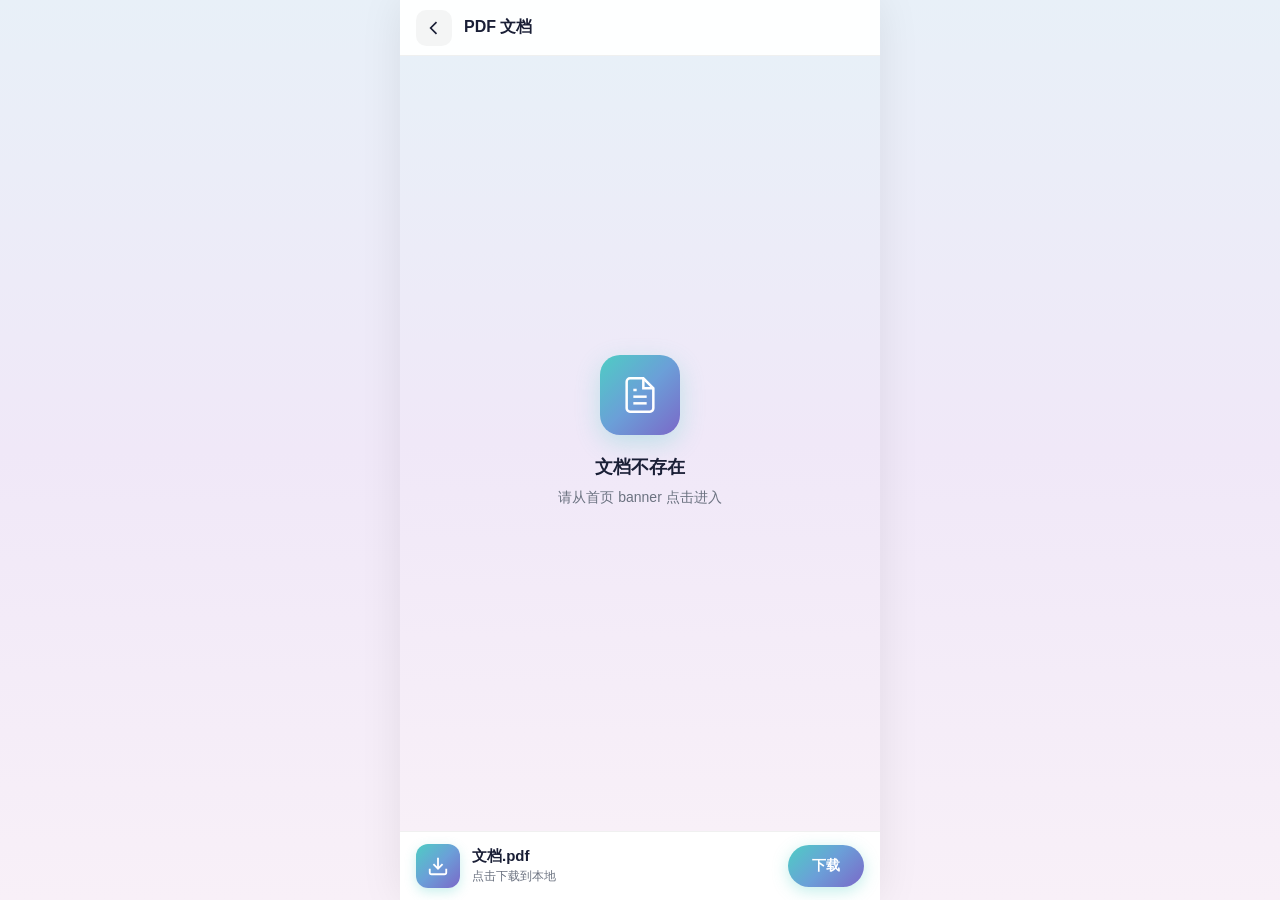
<file: pdf-viewer.html>
<!DOCTYPE html>
<html lang="zh-CN">
<head>
  <meta charset="UTF-8">
  <meta name="viewport" content="width=device-width, initial-scale=1.0, maximum-scale=1.0, user-scalable=no">
  <title>PDF 预览 - 超聚变播客</title>
  <style>
    * {
      margin: 0;
      padding: 0;
      box-sizing: border-box;
    }

    :root {
      --text-primary: #1a1f36;
      --text-muted: #6b7280;
      --surface: rgba(255, 255, 255, 0.9);
    }

    html, body {
      font-family: -apple-system, BlinkMacSystemFont, 'Segoe UI', 'PingFang SC', 'Hiragino Sans GB', 'Microsoft YaHei', sans-serif;
      background: linear-gradient(180deg, #e8f0f8 0%, #f0e8f8 50%, #f8f0f8 100%);
      height: 100%;
      overflow: hidden;
    }

    /* 页面容器 - 与首页 app-shell 一致 */
    .page-container {
      max-width: 480px;
      margin: 0 auto;
      background: linear-gradient(180deg, #e8f0f8 0%, #f0e8f8 50%, #f8f0f8 100%);
      height: 100vh;
      height: 100dvh;
      position: relative;
      z-index: 1;
      overflow: hidden;
      box-shadow: 0 0 40px rgba(0,0,0,0.08);
      display: flex;
      flex-direction: column;
    }

    /* 顶部导航栏 */
    .pdf-header {
      flex-shrink: 0;
      height: 56px;
      background: rgba(255, 255, 255, 0.95);
      backdrop-filter: blur(20px);
      -webkit-backdrop-filter: blur(20px);
      border-bottom: 1px solid rgba(0, 0, 0, 0.06);
      display: flex;
      align-items: center;
      padding: 0 16px;
      z-index: 100;
    }

    .back-btn {
      width: 36px;
      height: 36px;
      border-radius: 10px;
      border: none;
      background: rgba(0, 0, 0, 0.04);
      display: flex;
      align-items: center;
      justify-content: center;
      cursor: pointer;
      transition: all 0.2s ease;
      color: var(--text-primary);
      margin-right: 12px;
    }

    .back-btn:active {
      background: rgba(0, 0, 0, 0.08);
      transform: scale(0.95);
    }

    .back-btn svg {
      width: 20px;
      height: 20px;
    }

    .pdf-title {
      flex: 1;
      font-size: 16px;
      font-weight: 600;
      color: var(--text-primary);
      overflow: hidden;
      text-overflow: ellipsis;
      white-space: nowrap;
    }

    /* PDF 全屏区域 */
    .pdf-fullscreen {
      flex: 1;
      position: relative;
      min-height: 0;
    }

    .pdf-iframe {
      position: absolute;
      top: 0;
      left: 0;
      width: 100%;
      height: 100%;
      border: none;
      display: block;
    }

    /* PDF 加载/错误状态 */
    .pdf-status {
      position: absolute;
      inset: 0;
      display: flex;
      flex-direction: column;
      align-items: center;
      justify-content: center;
      background: linear-gradient(180deg, #e8f0f8 0%, #f0e8f8 50%, #f8f0f8 100%);
      padding: 40px 24px;
      text-align: center;
    }

    .pdf-status.hidden {
      display: none;
    }

    .pdf-status-icon {
      width: 80px;
      height: 80px;
      border-radius: 20px;
      background: linear-gradient(135deg, #4ecdc4, #6b9fd8, #7b68c8);
      display: flex;
      align-items: center;
      justify-content: center;
      margin-bottom: 20px;
      box-shadow: 0 8px 24px rgba(78, 205, 196, 0.3);
    }

    .pdf-status-icon svg {
      width: 40px;
      height: 40px;
      color: white;
    }

    .pdf-status-title {
      font-size: 18px;
      font-weight: 600;
      color: var(--text-primary);
      margin-bottom: 8px;
    }

    .pdf-status-desc {
      font-size: 14px;
      color: var(--text-muted);
      margin-bottom: 24px;
      line-height: 1.5;
    }

    .pdf-status-btn {
      padding: 12px 32px;
      border-radius: 24px;
      border: none;
      background: linear-gradient(135deg, #4ecdc4, #6b9fd8, #7b68c8);
      color: white;
      font-size: 15px;
      font-weight: 600;
      cursor: pointer;
      transition: all 0.2s ease;
      box-shadow: 0 4px 16px rgba(78, 205, 196, 0.35);
    }

    .pdf-status-btn:active {
      transform: scale(0.96);
    }

    /* 底部吸底下载栏 */
    .download-bar {
      flex-shrink: 0;
      background: rgba(255, 255, 255, 0.98);
      backdrop-filter: blur(20px);
      -webkit-backdrop-filter: blur(20px);
      border-top: 1px solid rgba(0, 0, 0, 0.06);
      padding: 12px 16px;
      padding-bottom: calc(12px + env(safe-area-inset-bottom));
      z-index: 100;
    }

    .download-bar-inner {
      display: flex;
      align-items: center;
      gap: 12px;
      max-width: 480px;
      margin: 0 auto;
    }

    .download-icon {
      width: 44px;
      height: 44px;
      border-radius: 12px;
      background: linear-gradient(135deg, #4ecdc4, #6b9fd8, #7b68c8);
      display: flex;
      align-items: center;
      justify-content: center;
      flex-shrink: 0;
      box-shadow: 0 4px 12px rgba(78, 205, 196, 0.3);
    }

    .download-icon svg {
      width: 22px;
      height: 22px;
      color: white;
    }

    .download-info {
      flex: 1;
      min-width: 0;
    }

    .download-title {
      font-size: 15px;
      font-weight: 600;
      color: var(--text-primary);
      margin-bottom: 2px;
      overflow: hidden;
      text-overflow: ellipsis;
      white-space: nowrap;
    }

    .download-meta {
      font-size: 12px;
      color: var(--text-muted);
    }

    .download-btn {
      padding: 12px 24px;
      border-radius: 24px;
      border: none;
      background: linear-gradient(135deg, #4ecdc4, #6b9fd8, #7b68c8);
      color: white;
      font-size: 14px;
      font-weight: 600;
      cursor: pointer;
      transition: all 0.2s ease;
      box-shadow: 0 4px 16px rgba(78, 205, 196, 0.35);
      flex-shrink: 0;
    }

    .download-btn:active {
      transform: scale(0.96);
    }

    /* 下载进度弹窗 */
    .progress-modal {
      position: fixed;
      top: 0;
      left: 0;
      right: 0;
      bottom: 0;
      background: rgba(0, 0, 0, 0.5);
      display: flex;
      align-items: center;
      justify-content: center;
      z-index: 200;
      opacity: 0;
      visibility: hidden;
      transition: all 0.3s ease;
    }

    .progress-modal.active {
      opacity: 1;
      visibility: visible;
    }

    .progress-content {
      background: rgba(255, 255, 255, 0.98);
      border-radius: 20px;
      padding: 32px;
      width: 280px;
      text-align: center;
      box-shadow: 0 20px 60px rgba(0,0,0,0.2);
    }

    .progress-icon {
      width: 64px;
      height: 64px;
      border-radius: 50%;
      background: linear-gradient(135deg, rgba(78, 205, 196, 0.15), rgba(123, 104, 200, 0.15));
      display: flex;
      align-items: center;
      justify-content: center;
      margin: 0 auto 20px;
    }

    .progress-icon svg {
      width: 28px;
      height: 28px;
      color: #4ecdc4;
    }

    .progress-title {
      font-size: 18px;
      font-weight: 700;
      margin-bottom: 8px;
      color: var(--text-primary);
    }

    .progress-filename {
      font-size: 14px;
      color: var(--text-muted);
      margin-bottom: 20px;
    }

    .progress-bar-bg {
      width: 100%;
      height: 6px;
      background: rgba(0,0,0,0.06);
      border-radius: 3px;
      overflow: hidden;
    }

    .progress-bar-fill {
      height: 100%;
      background: linear-gradient(90deg, #4ecdc4, #7b68c8);
      border-radius: 3px;
      transition: width 0.2s ease;
    }

    .progress-text {
      font-size: 13px;
      color: var(--text-muted);
      margin-top: 12px;
    }
  </style>
</head>
<body>
  <div class="page-container">
    <!-- 顶部导航 -->
    <header class="pdf-header">
      <button class="back-btn" onclick="goBack()">
        <svg viewBox="0 0 24 24" fill="none" stroke="currentColor" stroke-width="2">
          <path d="M15 19l-7-7 7-7"/>
        </svg>
      </button>
      <div class="pdf-title" id="pdfTitle">PDF 文档</div>
    </header>

    <!-- PDF 全屏区域 -->
    <div class="pdf-fullscreen">
      <iframe class="pdf-iframe" id="pdfIframe" src=""></iframe>
      
      <!-- 加载/错误状态 -->
      <div class="pdf-status" id="pdfStatus">
        <div class="pdf-status-icon">
          <svg viewBox="0 0 24 24" fill="none" stroke="currentColor" stroke-width="1.5">
            <path d="M14 2H6a2 2 0 00-2 2v16a2 2 0 002 2h12a2 2 0 002-2V8z"/>
            <polyline points="14 2 14 8 20 8"/>
            <line x1="16" y1="13" x2="8" y2="13"/>
            <line x1="16" y1="17" x2="8" y2="17"/>
            <polyline points="10 9 9 9 8 9"/>
          </svg>
        </div>
        <div class="pdf-status-title" id="statusTitle">加载中...</div>
        <div class="pdf-status-desc" id="statusDesc">正在准备 PDF 文档</div>
        <button class="pdf-status-btn" id="statusBtn" onclick="downloadPDF()" style="display: none;">立即下载</button>
      </div>
    </div>

    <!-- 底部吸底下载栏 -->
    <div class="download-bar">
      <div class="download-bar-inner">
        <div class="download-icon">
          <svg viewBox="0 0 24 24" fill="none" stroke="currentColor" stroke-width="2">
            <path d="M21 15v4a2 2 0 01-2 2H5a2 2 0 01-2-2v-4"/>
            <polyline points="7 10 12 15 17 10"/>
            <line x1="12" y1="15" x2="12" y2="3"/>
          </svg>
        </div>
        <div class="download-info">
          <div class="download-title" id="downloadTitle">文档.pdf</div>
          <div class="download-meta" id="downloadMeta">点击下载到本地</div>
        </div>
        <button class="download-btn" onclick="downloadPDF()">下载</button>
      </div>
    </div>
  </div>

  <!-- 下载进度弹窗 -->
  <div class="progress-modal" id="progressModal">
    <div class="progress-content">
      <div class="progress-icon">
        <svg viewBox="0 0 24 24" fill="none" stroke="currentColor" stroke-width="2">
          <path d="M21 15v4a2 2 0 01-2 2H5a2 2 0 01-2-2v-4"/>
          <polyline points="7 10 12 15 17 10"/>
          <line x1="12" y1="15" x2="12" y2="3"/>
        </svg>
      </div>
      <div class="progress-title">正在下载</div>
      <div class="progress-filename" id="progressFilename">文档.pdf</div>
      <div class="progress-bar-bg">
        <div class="progress-bar-fill" id="progressBar" style="width: 0%"></div>
      </div>
      <div class="progress-text" id="progressText">0%</div>
    </div>
  </div>

  <script>
    // PDF 配置
    const pdfConfig = {
      'ai-practice': {
        url: 'pdfs/ai-practice.pdf',
        title: '基于英特尔® QAT 和 SVM 技术的 FusionOne HCI 虚拟机热迁移解决方案',
        filename: '虚拟机热迁移解决方案合集.pdf',
        size: '1.8 MB'
      },
      'liquid-cooling': {
        url: 'pdfs/ai-practice.pdf',
        title: '虚拟机热迁移解决方案合集.pdf',
        filename: '虚拟机热迁移解决方案合集.pdf',
        size: '1.8 MB'
      },
      'smart-computing': {
        url: 'pdfs/ai-practice.pdf',
        title: '虚拟机热迁移解决方案合集.pdf',
        filename: '虚拟机热迁移解决方案合集.pdf',
        size: '1.8 MB'
      }
    };

    let currentPDF = null;

    // 初始化
    function init() {
      const params = new URLSearchParams(window.location.search);
      const pdfKey = params.get('pdf');
      
      if (pdfKey && pdfConfig[pdfKey]) {
        currentPDF = pdfConfig[pdfKey];
        loadPDF(currentPDF);
      } else {
        showError('文档不存在', '请从首页 banner 点击进入');
      }
    }

    // 加载 PDF
    function loadPDF(pdf) {
      // 更新标题
      document.getElementById('pdfTitle').textContent = pdf.title;
      document.getElementById('downloadTitle').textContent = pdf.filename;
      document.getElementById('downloadMeta').textContent = pdf.size + ' · 点击下载到本地';
      document.getElementById('progressFilename').textContent = pdf.filename;
      
      // 更新状态显示
      document.getElementById('statusTitle').textContent = pdf.title;
      document.getElementById('statusDesc').textContent = pdf.filename + ' · ' + pdf.size;
      document.getElementById('statusBtn').style.display = 'inline-block';
      
      // 设置 iframe 加载 PDF
      const iframe = document.getElementById('pdfIframe');
      const status = document.getElementById('pdfStatus');
      
      // 直接使用原生 PDF 预览
      iframe.src = pdf.url;
      
      // 尝试加载
      let loadTimeout = setTimeout(() => {
        // 1秒后隐藏状态层（浏览器会显示 PDF）
        status.classList.add('hidden');
      }, 1000);
      
      // 如果 PDF 加载失败（如 404），显示下载按钮
      iframe.onerror = function() {
        clearTimeout(loadTimeout);
        status.classList.remove('hidden');
        document.getElementById('statusDesc').textContent = 'PDF 加载失败，请下载后查看';
      };
    }

    // 显示错误
    function showError(title, desc) {
      document.getElementById('statusTitle').textContent = title;
      document.getElementById('statusDesc').textContent = desc;
      document.getElementById('statusBtn').style.display = 'none';
    }

    // 下载 PDF
    function downloadPDF() {
      if (!currentPDF) return;
      
      // 显示进度弹窗
      document.getElementById('progressModal').classList.add('active');
      
      // 模拟下载进度
      let progress = 0;
      const progressBar = document.getElementById('progressBar');
      const progressText = document.getElementById('progressText');
      
      const interval = setInterval(() => {
        progress += Math.random() * 25;
        if (progress >= 100) {
          progress = 100;
          clearInterval(interval);
          
          setTimeout(() => {
            document.getElementById('progressModal').classList.remove('active');
            
            // 实际下载
            const link = document.createElement('a');
            link.href = currentPDF.url;
            link.download = currentPDF.filename;
            document.body.appendChild(link);
            link.click();
            document.body.removeChild(link);
            
            // 重置进度
            setTimeout(() => {
              progressBar.style.width = '0%';
              progressText.textContent = '0%';
            }, 300);
          }, 500);
        }
        
        progressBar.style.width = progress + '%';
        progressText.textContent = Math.floor(progress) + '%';
      }, 120);
    }

    // 返回
    function goBack() {
      window.history.back();
    }

    // 页面加载完成后初始化
    document.addEventListener('DOMContentLoaded', init);
  </script>
</body>
</html>
</file>
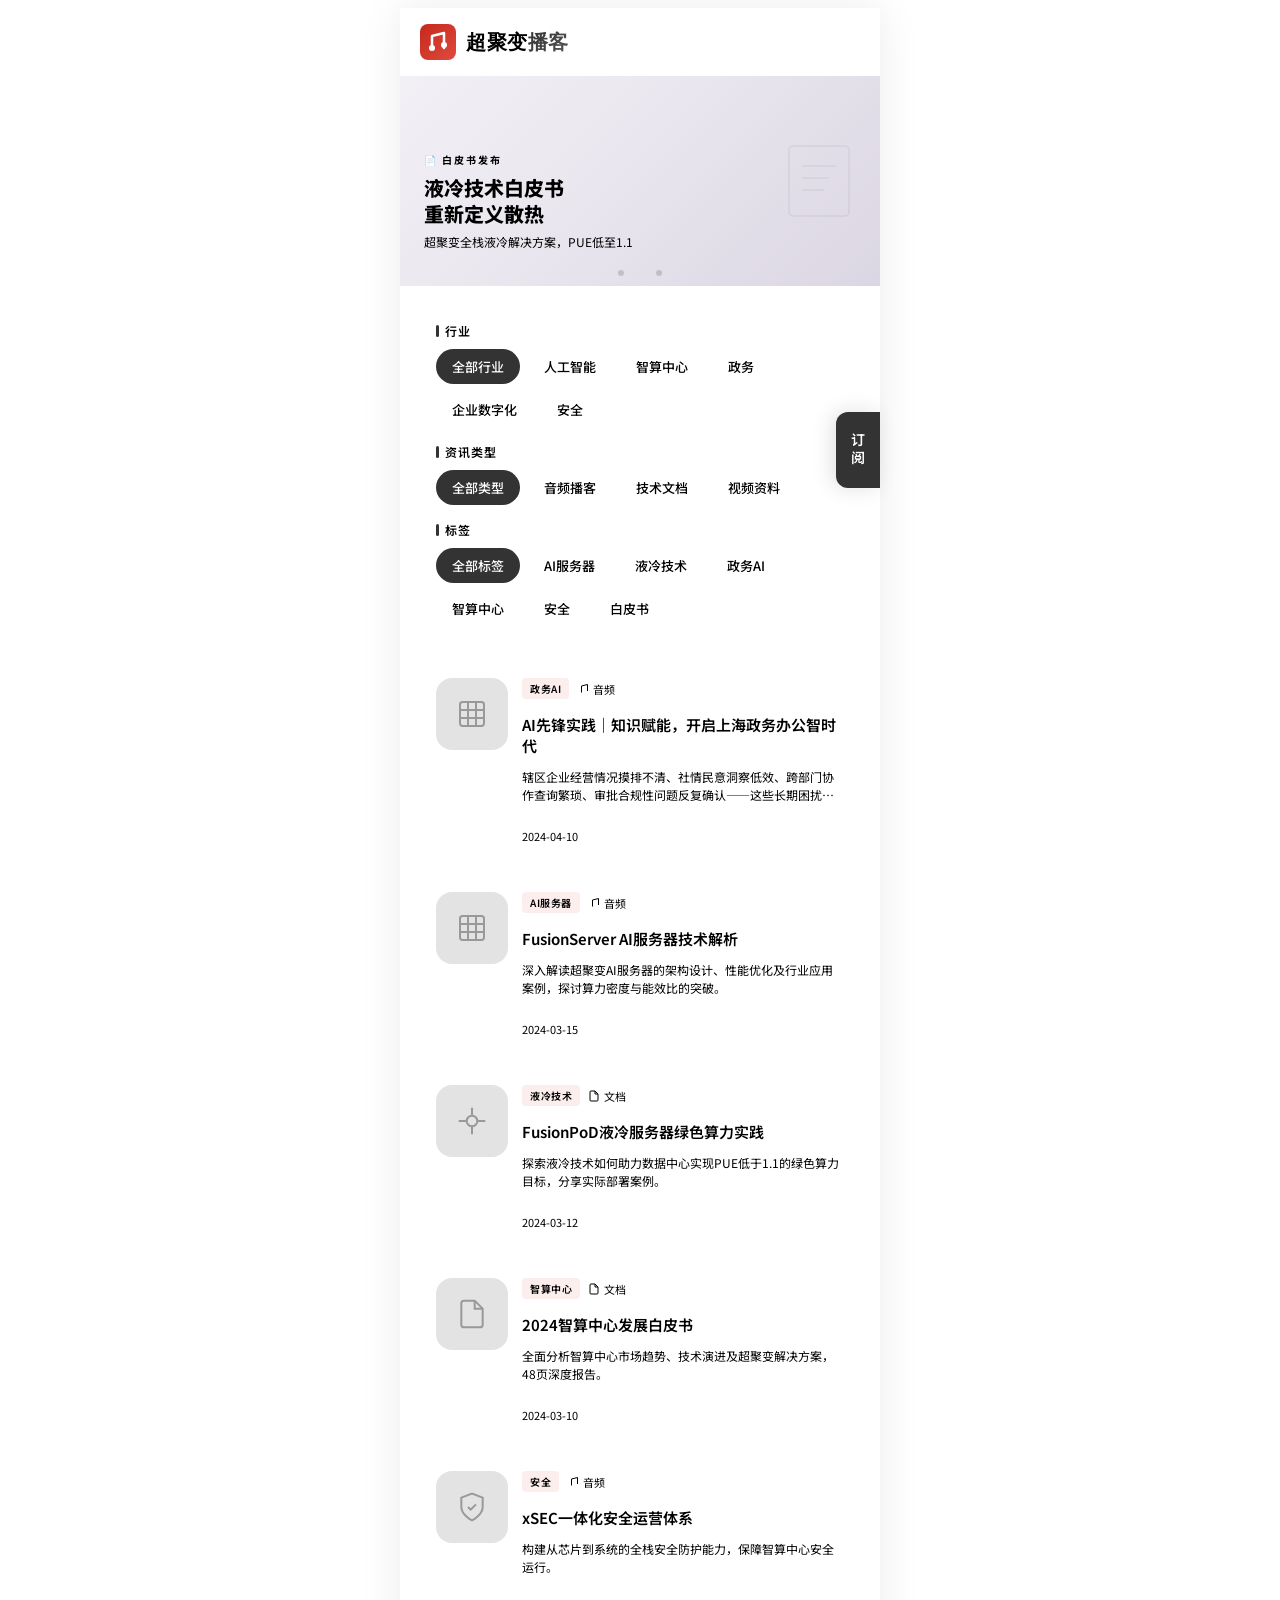
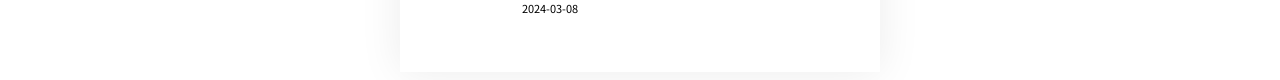
<file: h5/index_backup.html>
<!DOCTYPE html>
<html lang="zh-CN">
<head>
  <meta charset="UTF-8">
  <meta name="viewport" content="width=device-width, initial-scale=1.0, viewport-fit=cover">
  <meta name="apple-mobile-web-app-capable" content="yes">
  <meta name="apple-mobile-web-app-status-bar-style" content="default">
  <meta name="format-detection" content="telephone=no">
  <meta name="theme-color" content="#4a6fa5">
  <title>超聚变播客</title>
  <link rel="preconnect" href="https://fonts.googleapis.com">
  <link rel="preconnect" href="https://fonts.gstatic.com" crossorigin>
  <link href="https://fonts.googleapis.com/css2?family=Noto+Sans+SC:wght@300;400;500;700;900&family=Rajdhani:wght@400;500;600;700&display=swap" rel="stylesheet">
  <style>
      --midnight: #f2f3f5;
      --surface: #ffffff;
      --electric: #c5281c;
      --neon: #d4453a;
      --core: #333333;
      --pulse: #1a1a2e;
      --accent: #c5281c;
      --signal: #b8860b;
      --text-primary: #1a1a2e;
      --text-dim: #5a5a6e;
      --text-muted: #9e9eb0;
      --border-light: #ebebef;
      --font-family: 'Noto Sans SC', -apple-system, BlinkMacSystemFont, 'Segoe UI', 'PingFang SC', 'Hiragino Sans GB', 'Microsoft YaHei', 'Helvetica Neue', Arial, sans-serif;
    }
    
    * { 
      margin: 0; 
      padding: 0; 
      box-sizing: border-box;
      -webkit-tap-highlight-color: transparent;
    }
    
    button, input, textarea, select {
      font-family: inherit;
      -webkit-appearance: none;
      appearance: none;
    }
    
    button {
      cursor: pointer;
      border: none;
      background: none;
    }
    
    img {
      max-width: 100%;
      height: auto;
      display: block;
    }
    
    a {
      text-decoration: none;
      color: inherit;
    }
    
    body {
      font-family: 'Noto Sans SC', -apple-system, BlinkMacSystemFont, 'Segoe UI', 'PingFang SC', 'Hiragino Sans GB', 'Microsoft YaHei', 'Helvetica Neue', Arial, sans-serif;
      background: var(--deep);
      color: var(--text-primary);
      min-height: 100vh;
      min-height: 100dvh;
      overflow-x: hidden;
      -webkit-font-smoothing: antialiased;
      -moz-osx-font-smoothing: grayscale;
      text-size-adjust: 100%;
      -webkit-text-size-adjust: 100%;
    }
    
    /* Banner Carousel */
    .banner-carousel {
      position: relative;
      width: 100%;
      overflow: hidden;
    }
    
    .banner-track {
      display: flex;
      transition: transform 0.5s cubic-bezier(0.4, 0, 0.2, 1);
      will-change: transform;
    }
    
    .banner-slide {
      min-width: 100%;
      aspect-ratio: 16 / 7;
      position: relative;
      overflow: hidden;
    }
    
    .banner-slide-bg {
      position: absolute;
      inset: 0;
    }
    
    .banner-slide:nth-child(1) .banner-slide-bg {
      background: linear-gradient(135deg, #f0f1f5 0%, #e8e9ef 40%, #d4d6e0 100%);
    }
    .banner-slide:nth-child(2) .banner-slide-bg {
      background: linear-gradient(135deg, #f2f0f5 0%, #eae7ef 40%, #dbd6e3 100%);
    }
    .banner-slide:nth-child(3) .banner-slide-bg {
      background: linear-gradient(135deg, #eef2f3 0%, #e4ecee 40%, #d2dde0 100%);
    }
    
    .banner-slide-content {
      position: relative;
      z-index: 1;
      height: 100%;
      display: flex;
      flex-direction: column;
      justify-content: center;
      padding: 20px 24px;
    }
    
    .banner-slide-tag {
      font-size: 10px;
      font-weight: 700;
      letter-spacing: 2px;
      text-transform: uppercase;
      color: var(--accent);
      margin-bottom: 8px;
    }
    
    .banner-slide-title {
      font-size: 20px;
      font-weight: 800;
      line-height: 1.3;
      margin-bottom: 6px;
      max-width: 70%;
      color: var(--text-primary);
    }
    
    .banner-slide-desc {
      font-size: 12px;
      color: var(--text-dim);
      max-width: 65%;
      line-height: 1.5;
    }
    
    .banner-slide-deco {
      position: absolute;
      right: 16px;
      top: 50%;
      transform: translateY(-50%);
      width: 90px;
      height: 90px;
      opacity: 0.25;
    }
    
    .banner-dots {
      position: absolute;
      bottom: 10px;
      left: 50%;
      transform: translateX(-50%);
      display: flex;
      gap: 6px;
      z-index: 2;
    }
    
    .banner-dot {
      width: 6px;
      height: 6px;
      border-radius: 3px;
      background: rgba(0,0,0,0.15);
      transition: all 0.3s ease;
      cursor: pointer;
    }
    
    .banner-dot.active {
      width: 20px;
      background: var(--electric);
    }
    
    /* App Container - mobile frame */
    .app-shell {
      max-width: 480px;
      margin: 0 auto;
      background: var(--deep);
      min-height: 100vh;
      position: relative;
      overflow-x: hidden;
      box-shadow: 0 0 40px rgba(0,0,0,0.08);
    }
    
    /* Header */
    header {
      position: relative;
      z-index: 100;
      padding: 16px 20px;
      background: var(--deep);
      border-bottom: 1px solid var(--border-light);
    }
    
    .header-content {
      display: flex;
      align-items: center;
      justify-content: flex-start;
    }
    
    .logo {
      display: flex;
      align-items: center;
      gap: 10px;
    }
    
    .logo-icon {
      width: 36px;
      height: 36px;
      position: relative;
    }
    
    .logo-icon svg {
      width: 100%;
      height: 100%;
    }
    
    .logo-text {
      font-family: 'Rajdhani', sans-serif;
      font-weight: 700;
      font-size: 20px;
      letter-spacing: 0.5px;
      text-transform: uppercase;
    }
    
    .logo-text span {
      background: linear-gradient(135deg, #333, #555);
      -webkit-background-clip: text;
      -webkit-text-fill-color: transparent;
      background-clip: text;
    }
    
    /* Floating Subscribe Button - Right Side */
    .subscribe-fab {
      position: fixed;
      right: 50%;
      margin-right: -240px;
      top: 50%;
      transform: translateY(-50%);
      z-index: 99;
      writing-mode: vertical-rl;
      text-orientation: mixed;
      padding: 20px 12px;
      background: #333333;
      border: none;
      border-radius: 12px 0 0 12px;
      font-size: 14px;
      font-weight: 600;
      color: white;
      cursor: pointer;
      transition: all 0.3s ease;
      box-shadow: -4px 0 20px rgba(51, 51, 51, 0.15);
      letter-spacing: 4px;
    }
    
    @media (max-width: 480px) {
      .subscribe-fab {
        right: 0;
        margin-right: 0;
      }
    }
    
    .subscribe-fab:hover {
      transform: translateY(-50%) scale(1.05);
      box-shadow: -8px 0 30px rgba(51, 51, 51, 0.2);
    }
    
    /* Main Content */
    main {
      position: relative;
      z-index: 1;
      padding: 20px 20px 40px;
    }
    
    /* Three-Level Filter Section */
    .filter-section {
      margin-bottom: 20px;
      background: var(--surface);
      border: 1px solid var(--border-light);
      border-radius: 16px;
      padding: 16px;
    }
    
    .filter-level {
      margin-bottom: 16px;
    }
    
    .filter-level:last-child {
      margin-bottom: 0;
    }
    
    .filter-label {
      font-size: 12px;
      font-weight: 600;
      color: var(--core);
      text-transform: uppercase;
      letter-spacing: 1px;
      margin-bottom: 10px;
      display: flex;
      align-items: center;
      gap: 6px;
    }
    
    .filter-label::before {
      content: '';
      width: 3px;
      height: 12px;
      background: #333333;
      border-radius: 2px;
    }
    
    .filter-options {
      display: flex;
      flex-wrap: wrap;
      gap: 8px;
    }
    
    .filter-chip {
      padding: 8px 16px;
      border-radius: 20px;
      font-size: 13px;
      font-weight: 500;
      border: 1px solid var(--border-light);
      background: var(--midnight);
      color: var(--text-dim);
      cursor: pointer;
      transition: all 0.2s ease;
    }
    
    .filter-chip:hover {
      border-color: var(--core);
      color: var(--core);
    }
    
    .filter-chip.active {
      background: #333333;
      border-color: transparent;
      color: white;
    }
    
    /* Podcast Cards */
    .podcast-list {
      display: flex;
      flex-direction: column;
      gap: 16px;
    }
    
    .podcast-card {
      background: var(--surface);
      border: 1px solid var(--border-light);
      border-radius: 20px;
      padding: 16px;
      cursor: pointer;
      transition: all 0.3s ease;
      position: relative;
      overflow: hidden;
    }
    
    .podcast-card:hover {
      border-color: var(--core);
      transform: translateY(-2px);
      box-shadow: 0 10px 30px rgba(0, 0, 0, 0.08);
    }
    
    .card-content {
      display: flex;
      gap: 14px;
    }
    
    .card-visual {
      width: 72px;
      height: 72px;
      border-radius: 16px;
      flex-shrink: 0;
      display: flex;
      align-items: center;
      justify-content: center;
      position: relative;
      overflow: hidden;
    }
    
    .card-visual::before {
      content: '';
      position: absolute;
      inset: 0;
      background: #333333;
      opacity: 0.1;
    }
    
    .card-visual.ai { background: rgba(0, 0, 0, 0.03); }
    .card-visual.cooling { background: rgba(0, 0, 0, 0.03); }
    .card-visual.paper { background: rgba(0, 0, 0, 0.03); }
    .card-visual.video { background: rgba(0, 0, 0, 0.03); }
    .card-visual.security { background: rgba(0, 0, 0, 0.03); }
    
    .card-visual svg {
      width: 32px;
      height: 32px;
      position: relative;
      z-index: 1;
    }
    
    .card-info {
      flex: 1;
      min-width: 0;
    }
    
    .card-meta {
      display: flex;
      align-items: center;
      gap: 8px;
      margin-bottom: 6px;
      flex-wrap: wrap;
    }
    
    .card-tag {
      font-size: 10px;
      font-weight: 600;
      padding: 3px 8px;
      border-radius: 4px;
      background: rgba(197, 40, 28, 0.08);
      color: var(--accent);
      text-transform: uppercase;
      letter-spacing: 0.5px;
    }
    
    .card-type {
      font-size: 11px;
      color: var(--text-muted);
      display: flex;
      align-items: center;
      gap: 4px;
    }
    
    .card-title {
      font-size: 15px;
      font-weight: 600;
      line-height: 1.4;
      margin-bottom: 6px;
      overflow: hidden;
      text-overflow: ellipsis;
      display: -webkit-box;
      -webkit-line-clamp: 2;
      -webkit-box-orient: vertical;
      color: var(--text-primary);
    }
    
    .card-desc {
      font-size: 12px;
      color: var(--text-dim);
      line-height: 1.5;
      overflow: hidden;
      text-overflow: ellipsis;
      display: -webkit-box;
      -webkit-line-clamp: 2;
      -webkit-box-orient: vertical;
    }
    
    .card-footer {
      display: flex;
      align-items: center;
      justify-content: space-between;
      margin-top: 12px;
      padding-top: 12px;
      border-top: 1px solid var(--border-light);
    }
    
    .card-date {
      font-size: 11px;
      color: var(--text-muted);
    }
    
    .card-stats {
      display: flex;
      align-items: center;
      gap: 12px;
      font-size: 12px;
      color: var(--text-dim);
    }
    
    .card-stats span {
      display: flex;
      align-items: center;
      gap: 4px;
    }
    
    /* Subscribe Modal */
    .modal-overlay {
      position: fixed;
      inset: 0;
      background: rgba(15, 23, 42, 0.6);
      backdrop-filter: blur(10px);
      z-index: 200;
      opacity: 0;
      visibility: hidden;
      transition: all 0.3s ease;
      pointer-events: none;
    }
    
    .modal-overlay.active {
      opacity: 1;
      visibility: visible;
      pointer-events: auto;
    }
    
    .modal {
      position: fixed;
      bottom: 0;
      left: 0;
      right: 0;
      background: linear-gradient(180deg, var(--surface) 0%, var(--deep) 100%);
      border-radius: 24px 24px 0 0;
      padding: 24px 20px calc(24px + env(safe-area-inset-bottom));
      z-index: 201;
      transform: translateY(100%) !important;
      transition: transform 0.4s cubic-bezier(0.4, 0, 0.2, 1), visibility 0s 0.4s;
      max-width: 480px;
      margin: 0 auto;
      pointer-events: none;
      visibility: hidden;
    }
    
    .modal.active {
      transform: translateY(0) !important;
      pointer-events: auto;
      visibility: visible;
      transition: transform 0.4s cubic-bezier(0.4, 0, 0.2, 1), visibility 0s 0s;
    }
    
    .modal-handle {
      width: 40px;
      height: 4px;
      background: rgba(255,255,255,0.2);
      border-radius: 2px;
      margin: 0 auto 24px;
    }
    
    .modal h3 {
      font-size: 20px;
      font-weight: 700;
      margin-bottom: 8px;
    }
    
    .modal > p {
      color: var(--text-dim);
      font-size: 14px;
      margin-bottom: 24px;
    }
    
    .industry-grid {
      display: grid;
      grid-template-columns: repeat(2, 1fr);
      gap: 10px;
      margin-bottom: 20px;
    }
    
    .industry-option {
      padding: 14px;
      border-radius: 12px;
      border: 1px solid var(--border-light);
      background: var(--surface);
      cursor: pointer;
      transition: all 0.2s ease;
      display: flex;
      align-items: center;
      gap: 10px;
    }
    
    .industry-option:hover {
      border-color: var(--core);
    }
    
    .industry-option.selected {
      background: linear-gradient(135deg, rgba(0, 0, 0, 0.04), rgba(99, 102, 241, 0.1));
      border-color: var(--core);
    }
    
    .industry-option input {
      width: 18px;
      height: 18px;
      accent-color: var(--core);
    }
    
    .form-group {
      margin-bottom: 16px;
    }
    
    .form-group input {
      width: 100%;
      padding: 14px 16px;
      border-radius: 12px;
      border: 1px solid var(--border-light);
      background: var(--surface);
      color: var(--text-primary);
      font-size: 14px;
      transition: all 0.2s ease;
    }
    
    .form-group input:focus {
      outline: none;
      border-color: var(--core);
      box-shadow: 0 0 0 3px rgba(0, 0, 0, 0.04);
    }
    
    .form-group input::placeholder {
      color: var(--text-muted);
    }
    
    .submit-btn {
      width: 100%;
      padding: 16px;
      border-radius: 12px;
      border: none;
      background: #333333;
      color: white;
      font-size: 15px;
      font-weight: 600;
      cursor: pointer;
      transition: all 0.3s ease;
      margin-top: 8px;
    }
    
    .submit-btn:hover {
      transform: translateY(-2px);
      box-shadow: 0 10px 30px rgba(51, 51, 51, 0.15);
    }
    
    /* Detail Page */
    .detail-page {
      position: fixed;
      top: 0;
      left: 0;
      width: 100%;
      height: 100%;
      background: #ffffff;
      z-index: 150;
      overflow-y: auto;
      transform: translateX(100%);
      transition: transform 0.4s cubic-bezier(0.4, 0, 0.2, 1);
      pointer-events: none;
    }
    
    .detail-page.active {
      transform: translateX(0);
      pointer-events: auto;
    }
    
    @media (min-width: 481px) {
      .detail-page {
        background: rgba(255,255,255,0.95);
        backdrop-filter: blur(10px);
      }
      
      .detail-page::before {
        content: '';
        position: fixed;
        top: 0;
        left: 50%;
        transform: translateX(-50%);
        width: 480px;
        height: 100%;
        background: #ffffff;
        box-shadow: 0 0 40px rgba(0,0,0,0.08);
        z-index: -1;
      }
    }
    
    .detail-page.active {
      transform: translateX(0);
      pointer-events: auto;
    }
    
    .detail-header {
      position: sticky;
      top: 0;
      padding: 16px 0;
      background: #ffffff;
      border-bottom: 1px solid var(--border-light);
      z-index: 10;
    }
    
    .detail-header-inner {
      max-width: 480px;
      margin: 0 auto;
      padding: 0 20px;
      display: flex;
      align-items: center;
      gap: 12px;
    }
    
    .back-btn {
      width: 40px;
      height: 40px;
      border-radius: 50%;
      background: rgba(0, 0, 0, 0.04);
      border: 1px solid var(--border-light);
      display: flex;
      align-items: center;
      justify-content: center;
      cursor: pointer;
      transition: all 0.2s ease;
      color: var(--core);
    }
    
    .back-btn:hover {
      background: rgba(0, 0, 0, 0.06);
    }
    
    .detail-content {
      padding: 0 20px 120px;
      max-width: 480px;
      margin: 0 auto;
      position: relative;
      z-index: 1;
    }
    
    .detail-hero {
      width: 100%;
      aspect-ratio: 16/10;
      border-radius: 20px;
      background: linear-gradient(135deg, rgba(0, 0, 0, 0.04), rgba(99, 102, 241, 0.1));
      display: flex;
      align-items: center;
      justify-content: center;
      margin-bottom: 24px;
      position: relative;
      overflow: hidden;
    }
    
    .detail-hero svg {
      width: 80px;
      height: 80px;
      position: relative;
      z-index: 1;
    }
    
    .detail-title {
      font-size: 24px;
      font-weight: 700;
      line-height: 1.3;
      margin-bottom: 12px;
      color: var(--text-primary);
    }
    
    .detail-meta {
      display: flex;
      align-items: center;
      gap: 12px;
      margin-bottom: 20px;
      flex-wrap: wrap;
    }
    
    .detail-body {
      color: var(--text-dim);
      font-size: 15px;
      line-height: 1.8;
      margin-bottom: 32px;
    }
    
    .detail-body p {
      margin-bottom: 16px;
    }
    
    .detail-body strong {
      color: var(--text-primary);
      font-weight: 600;
    }
    
    .detail-body h3 {
      color: var(--text-primary);
      font-size: 18px;
      font-weight: 700;
      margin: 24px 0 12px;
    }
    
    .detail-image {
      width: 100%;
      aspect-ratio: 16/9;
      border-radius: 12px;
      background: linear-gradient(135deg, rgba(0, 0, 0, 0.04), rgba(99, 102, 241, 0.1));
      margin: 20px 0;
      display: flex;
      align-items: center;
      justify-content: center;
      border: 1px solid var(--border-light);
    }
    
    /* Detail Page Audio Player - Simple Style */
    .detail-player {
      position: fixed;
      right: calc(50% - 240px);
      top: 50%;
      transform: translateY(-50%);
      z-index: 20;
      display: flex;
      align-items: center;
      transition: all 0.3s ease;
    }
    
    @media (max-width: 480px) {
      .detail-player {
        right: 0;
      }
    }
    
    .detail-player-toggle {
      width: 44px;
      height: 44px;
      background: #333333;
      border: none;
      border-radius: 12px 0 0 12px;
      display: flex;
      align-items: center;
      justify-content: center;
      cursor: pointer;
      color: white;
      box-shadow: -4px 0 15px rgba(51, 51, 51, 0.12);
      transition: all 0.3s ease;
    }
    
    .detail-player-toggle:hover {
      transform: translateX(-2px);
      box-shadow: -6px 0 20px rgba(51, 51, 51, 0.18);
    }
    
    .detail-player-toggle svg {
      width: 20px;
      height: 20px;
    }
    
    .detail-player-panel {
      width: 0;
      overflow: hidden;
      background: linear-gradient(180deg, rgba(248,250,252,0.98), rgba(255,255,255,0.99));
      border: 1px solid var(--border-light);
      border-right: none;
      border-radius: 12px 0 0 12px;
      backdrop-filter: blur(10px);
      transition: all 0.3s ease;
      opacity: 0;
      display: flex;
      align-items: center;
      gap: 12px;
      height: 44px;
    }
    
    .detail-player.expanded .detail-player-panel {
      width: 220px;
      padding: 0 12px;
      opacity: 1;
    }
    
    .detail-player.expanded .detail-player-toggle {
      border-radius: 0 12px 12px 0;
      margin-left: -1px;
    }
    
    .detail-player-btn {
      width: 32px;
      height: 32px;
      border-radius: 50%;
      background: #333333;
      border: none;
      display: flex;
      align-items: center;
      justify-content: center;
      cursor: pointer;
      color: white;
      transition: all 0.2s ease;
      flex-shrink: 0;
    }
    
    .detail-player-btn:hover {
      transform: scale(1.1);
    }
    
    .detail-player-btn svg {
      width: 14px;
      height: 14px;
    }
    
    .detail-player-info {
      flex: 1;
      min-width: 0;
    }
    
    .detail-player-progress {
      display: flex;
      align-items: center;
      gap: 8px;
    }
    
    .progress-bar {
      flex: 1;
      height: 4px;
      background: var(--border-light);
      border-radius: 2px;
      overflow: hidden;
      cursor: pointer;
    }
    
    .progress-fill {
      height: 100%;
      background: linear-gradient(90deg, #333, #555);
      border-radius: 2px;
      transition: width 0.1s linear;
    }
    
    .detail-player-time {
      font-size: 11px;
      color: var(--text-muted);
      white-space: nowrap;
    }
    
    .section-title {
      font-size: 16px;
      font-weight: 600;
      margin-bottom: 16px;
      display: flex;
      align-items: center;
      gap: 8px;
    }
    
    .download-list {
      display: flex;
      flex-direction: column;
      gap: 12px;
      margin-bottom: 32px;
    }
    
    .download-item {
      display: flex;
      align-items: center;
      gap: 12px;
      padding: 14px;
      background: var(--surface);
      border-radius: 12px;
      border: 1px solid var(--border-light);
    }
    
    .download-icon {
      width: 44px;
      height: 44px;
      border-radius: 10px;
      display: flex;
      align-items: center;
      justify-content: center;
      flex-shrink: 0;
    }
    
    .download-icon.pdf { background: rgba(0, 0, 0, 0.04); }
    .download-icon.doc { background: rgba(0, 0, 0, 0.04); }
    
    .download-icon svg {
      width: 22px;
      height: 22px;
    }
    
    .download-info {
      flex: 1;
      min-width: 0;
    }
    
    .download-info p {
      font-size: 14px;
      font-weight: 500;
      white-space: nowrap;
      overflow: hidden;
      text-overflow: ellipsis;
      color: var(--text-primary);
    }
    
    .download-info span {
      font-size: 12px;
      color: var(--text-muted);
    }
    
    .download-btn {
      padding: 8px 16px;
      border-radius: 8px;
      background: rgba(0, 0, 0, 0.04);
      border: 1px solid var(--border-light);
      color: var(--core);
      font-size: 12px;
      font-weight: 500;
      cursor: pointer;
      transition: all 0.2s ease;
    }
    
    .download-btn:hover {
      background: var(--core);
      color: white;
    }
    
    /* Download Progress Modal */
    .progress-modal {
      position: fixed;
      top: 50%;
      left: 50%;
      transform: translate(-50%, -50%) scale(0.9);
      background: var(--surface);
      border-radius: 20px;
      padding: 32px;
      width: 280px;
      text-align: center;
      z-index: 250;
      opacity: 0;
      visibility: hidden;
      transition: all 0.3s ease;
      pointer-events: none;
      box-shadow: 0 20px 50px rgba(0,0,0,0.15);
    }
    
    .progress-modal.active {
      opacity: 1;
      visibility: visible;
      transform: translate(-50%, -50%) scale(1);
      pointer-events: auto;
    }
    
    .progress-icon {
      width: 64px;
      height: 64px;
      border-radius: 50%;
      background: linear-gradient(135deg, rgba(0, 0, 0, 0.04), rgba(99, 102, 241, 0.1));
      display: flex;
      align-items: center;
      justify-content: center;
      margin: 0 auto 20px;
    }
    
    .progress-icon svg {
      width: 28px;
      height: 28px;
    }
  </style>
</head>
<body>
  <div class="app-shell">
  <!-- Header -->
  <header>
    <div class="header-content">
      <div class="logo">
        <div class="logo-icon">
          <svg viewBox="0 0 36 36" fill="none">
            <defs>
              <linearGradient id="logoGrad" x1="0%" y1="0%" x2="100%" y2="100%">
                <stop offset="0%" style="stop-color:#c5281c"/>
                <stop offset="100%" style="stop-color:#e04a3e"/>
              </linearGradient>
            </defs>
            <rect width="36" height="36" rx="8" fill="url(#logoGrad)"/>
            <path d="M12 24V12l12-3v15" stroke="white" stroke-width="2.5" stroke-linecap="round" stroke-linejoin="round" fill="none"/>
            <circle cx="12" cy="24" r="3" fill="white"/>
            <circle cx="24" cy="21" r="3" fill="white"/>
          </svg>
        </div>
        <div class="logo-text">超聚变<span>播客</span></div>
      </div>
    </div>
  </header>

  <!-- Banner Carousel -->
  <div class="banner-carousel" id="bannerCarousel">
    <div class="banner-track" id="bannerTrack">
      <div class="banner-slide">
        <div class="banner-slide-bg"></div>
        <div class="banner-slide-content">
          <div class="banner-slide-tag">🔥 热门专题</div>
          <div class="banner-slide-title">AI先锋实践<br>智算赋能新时代</div>
          <div class="banner-slide-desc">探索人工智能在政务、金融、制造等行业的前沿落地</div>
        </div>
        <div class="banner-slide-deco">
          <svg viewBox="0 0 90 90" fill="none" width="90" height="90"><circle cx="45" cy="45" r="40" stroke="#999" stroke-width="1"/><circle cx="45" cy="45" r="25" stroke="#888" stroke-width="1.5"/><path d="M30 45h30M45 30v30" stroke="#999" stroke-width="1"/></svg>
        </div>
      </div>
      <div class="banner-slide">
        <div class="banner-slide-bg"></div>
        <div class="banner-slide-content">
          <div class="banner-slide-tag">📄 白皮书发布</div>
          <div class="banner-slide-title">液冷技术白皮书<br>重新定义散热</div>
          <div class="banner-slide-desc">超聚变全栈液冷解决方案，PUE低至1.1</div>
        </div>
        <div class="banner-slide-deco">
          <svg viewBox="0 0 90 90" fill="none" width="90" height="90"><rect x="15" y="10" width="60" height="70" rx="4" stroke="#aaa" stroke-width="1.5"/><line x1="28" y1="30" x2="62" y2="30" stroke="#999" stroke-width="1"/><line x1="28" y1="42" x2="55" y2="42" stroke="#999" stroke-width="1"/><line x1="28" y1="54" x2="50" y2="54" stroke="#999" stroke-width="1"/></svg>
        </div>
      </div>
      <div class="banner-slide">
        <div class="banner-slide-bg"></div>
        <div class="banner-slide-content">
          <div class="banner-slide-tag">🎙️ 最新播客</div>
          <div class="banner-slide-title">智算中心建设<br>架构与实践</div>
          <div class="banner-slide-desc">深度解析新一代智算中心技术路线与选型策略</div>
        </div>
        <div class="banner-slide-deco">
          <svg viewBox="0 0 90 90" fill="none" width="90" height="90"><rect x="20" y="15" width="50" height="60" rx="6" stroke="#999" stroke-width="1.5"/><circle cx="45" cy="40" r="12" stroke="#999" stroke-width="1"/><line x1="45" y1="52" x2="45" y2="65" stroke="#999" stroke-width="1.5"/></svg>
        </div>
      </div>
    </div>
    <div class="banner-dots" id="bannerDots">
      <div class="banner-dot active" data-index="0"></div>
      <div class="banner-dot" data-index="1"></div>
      <div class="banner-dot" data-index="2"></div>
    </div>
  </div>

  <!-- Floating Subscribe Button -->
  <button class="subscribe-fab" onclick="showSubscribe()">订阅</button>

  <!-- Main Content -->
  <main>

    <!-- Three-Level Filter Section -->
    <section class="filter-section">
      <!-- Level 1: Industry -->
      <div class="filter-level">
        <div class="filter-label">行业</div>
        <div class="filter-options" id="industryFilters">
          <span class="filter-chip active" data-level="industry" data-value="all">全部行业</span>
          <span class="filter-chip" data-level="industry" data-value="人工智能">人工智能</span>
          <span class="filter-chip" data-level="industry" data-value="智算中心">智算中心</span>
          <span class="filter-chip" data-level="industry" data-value="政务">政务</span>
          <span class="filter-chip" data-level="industry" data-value="企业数字化">企业数字化</span>
          <span class="filter-chip" data-level="industry" data-value="安全">安全</span>
        </div>
      </div>
      
      <!-- Level 2: Type -->
      <div class="filter-level">
        <div class="filter-label">资讯类型</div>
        <div class="filter-options" id="typeFilters">
          <span class="filter-chip active" data-level="type" data-value="all">全部类型</span>
          <span class="filter-chip" data-level="type" data-value="音频">音频播客</span>
          <span class="filter-chip" data-level="type" data-value="文档">技术文档</span>
          <span class="filter-chip" data-level="type" data-value="视频">视频资料</span>
        </div>
      </div>
      
      <!-- Level 3: Tags -->
      <div class="filter-level">
        <div class="filter-label">标签</div>
        <div class="filter-options" id="tagFilters">
          <span class="filter-chip active" data-level="tag" data-value="all">全部标签</span>
          <span class="filter-chip" data-level="tag" data-value="AI服务器">AI服务器</span>
          <span class="filter-chip" data-level="tag" data-value="液冷技术">液冷技术</span>
          <span class="filter-chip" data-level="tag" data-value="政务AI">政务AI</span>
          <span class="filter-chip" data-level="tag" data-value="智算中心">智算中心</span>
          <span class="filter-chip" data-level="tag" data-value="安全">安全</span>
          <span class="filter-chip" data-level="tag" data-value="白皮书">白皮书</span>
        </div>
      </div>
    </section>

    <!-- Podcast List -->
    <section class="podcast-list" id="podcastList"></section>
  </main>

  <!-- Subscribe Modal -->
  <div class="modal-overlay" id="modalOverlay" onclick="closeSubscribe()"></div>
  <div class="modal" id="subscribeModal">
    <div class="modal-handle"></div>
    <h3>订阅行业资讯</h3>
    <p>选择您感兴趣的行业，获取最新播客和资料推送</p>
    
    <div class="industry-grid">
      <label class="industry-option">
        <input type="checkbox" checked>
        <span>人工智能</span>
      </label>
      <label class="industry-option">
        <input type="checkbox">
        <span>智算中心</span>
      </label>
      <label class="industry-option">
        <input type="checkbox">
        <span>数字化转型</span>
      </label>
      <label class="industry-option">
        <input type="checkbox">
        <span>边缘计算</span>
      </label>
      <label class="industry-option">
        <input type="checkbox">
        <span>安全</span>
      </label>
    </div>

    <div class="form-group">
      <input type="text" placeholder="您的姓名">
    </div>
    <div class="form-group">
      <input type="tel" placeholder="手机号码">
    </div>
    <div class="form-group">
      <input type="email" placeholder="企业邮箱">
    </div>

    <button class="submit-btn" onclick="submitSubscribe()">立即订阅</button>
    
    <!-- 公众号二维码 -->
    <div style="margin-top: 28px; text-align: center; padding-top: 24px; border-top: 1px solid var(--border-light);">
      <div style="width: 140px; height: 140px; margin: 0 auto; background: #f7f8fa; border-radius: 12px; display: flex; align-items: center; justify-content: center; border: 1px solid var(--border-light);">
        <svg viewBox="0 0 100 100" width="120" height="120">
          <rect width="100" height="100" fill="white"/>
          <!-- QR code placeholder pattern -->
          <rect x="5" y="5" width="25" height="25" rx="2" fill="#1a1a2e"/>
          <rect x="70" y="5" width="25" height="25" rx="2" fill="#1a1a2e"/>
          <rect x="5" y="70" width="25" height="25" rx="2" fill="#1a1a2e"/>
          <rect x="10" y="10" width="15" height="15" rx="1" fill="white"/>
          <rect x="75" y="10" width="15" height="15" rx="1" fill="white"/>
          <rect x="10" y="75" width="15" height="15" rx="1" fill="white"/>
          <rect x="14" y="14" width="7" height="7" fill="#1a1a2e"/>
          <rect x="79" y="14" width="7" height="7" fill="#1a1a2e"/>
          <rect x="14" y="79" width="7" height="7" fill="#1a1a2e"/>
          <rect x="35" y="5" width="4" height="4" fill="#1a1a2e"/>
          <rect x="43" y="5" width="4" height="4" fill="#1a1a2e"/>
          <rect x="55" y="5" width="4" height="4" fill="#1a1a2e"/>
          <rect x="35" y="13" width="4" height="4" fill="#1a1a2e"/>
          <rect x="47" y="13" width="4" height="4" fill="#1a1a2e"/>
          <rect x="55" y="13" width="4" height="4" fill="#1a1a2e"/>
          <rect x="35" y="21" width="4" height="4" fill="#1a1a2e"/>
          <rect x="43" y="21" width="4" height="4" fill="#1a1a2e"/>
          <rect x="5" y="35" width="4" height="4" fill="#1a1a2e"/>
          <rect x="13" y="35" width="4" height="4" fill="#1a1a2e"/>
          <rect x="25" y="35" width="4" height="4" fill="#1a1a2e"/>
          <rect x="35" y="35" width="4" height="4" fill="#1a1a2e"/>
          <rect x="47" y="35" width="4" height="4" fill="#1a1a2e"/>
          <rect x="55" y="35" width="4" height="4" fill="#1a1a2e"/>
          <rect x="67" y="35" width="4" height="4" fill="#1a1a2e"/>
          <rect x="79" y="35" width="4" height="4" fill="#1a1a2e"/>
          <rect x="91" y="35" width="4" height="4" fill="#1a1a2e"/>
          <rect x="5" y="43" width="4" height="4" fill="#1a1a2e"/>
          <rect x="21" y="43" width="4" height="4" fill="#1a1a2e"/>
          <rect x="35" y="43" width="4" height="4" fill="#1a1a2e"/>
          <rect x="43" y="43" width="14" height="14" rx="2" fill="#1a1a2e"/>
          <rect x="67" y="43" width="4" height="4" fill="#1a1a2e"/>
          <rect x="83" y="43" width="4" height="4" fill="#1a1a2e"/>
          <rect x="5" y="55" width="4" height="4" fill="#1a1a2e"/>
          <rect x="17" y="55" width="4" height="4" fill="#1a1a2e"/>
          <rect x="25" y="55" width="4" height="4" fill="#1a1a2e"/>
          <rect x="35" y="55" width="4" height="4" fill="#1a1a2e"/>
          <rect x="67" y="55" width="4" height="4" fill="#1a1a2e"/>
          <rect x="79" y="55" width="4" height="4" fill="#1a1a2e"/>
          <rect x="91" y="55" width="4" height="4" fill="#1a1a2e"/>
          <rect x="35" y="67" width="4" height="4" fill="#1a1a2e"/>
          <rect x="47" y="67" width="4" height="4" fill="#1a1a2e"/>
          <rect x="55" y="67" width="4" height="4" fill="#1a1a2e"/>
          <rect x="67" y="67" width="4" height="4" fill="#1a1a2e"/>
          <rect x="79" y="67" width="4" height="4" fill="#1a1a2e"/>
          <rect x="35" y="75" width="4" height="4" fill="#1a1a2e"/>
          <rect x="43" y="75" width="4" height="4" fill="#1a1a2e"/>
          <rect x="55" y="79" width="4" height="4" fill="#1a1a2e"/>
          <rect x="67" y="75" width="25" height="4" fill="#1a1a2e"/>
          <rect x="67" y="83" width="4" height="4" fill="#1a1a2e"/>
          <rect x="79" y="83" width="4" height="4" fill="#1a1a2e"/>
          <rect x="91" y="79" width="4" height="12" fill="#1a1a2e"/>
          <rect x="67" y="91" width="4" height="4" fill="#1a1a2e"/>
          <rect x="79" y="91" width="4" height="4" fill="#1a1a2e"/>
          <rect x="35" y="87" width="4" height="4" fill="#1a1a2e"/>
          <rect x="47" y="87" width="4" height="4" fill="#1a1a2e"/>
          <rect x="55" y="91" width="4" height="4" fill="#1a1a2e"/>
        </svg>
      </div>
      <p style="margin-top: 12px; font-size: 13px; color: var(--text-dim); line-height: 1.6;">关注服务号，了解更多资讯</p>
    </div>
  </div>

  <!-- Detail Page -->
  <div class="detail-page" id="detailPage">
    <div class="detail-header">
      <div class="detail-header-inner">
        <button class="back-btn" onclick="closeDetail()">
          <svg width="20" height="20" viewBox="0 0 24 24" fill="none" stroke="currentColor" stroke-width="2">
            <path d="M15 19l-7-7 7-7"/>
          </svg>
        </button>
        <span style="font-weight: 600;">播客详情</span>
      </div>
    </div>
    
    <div class="detail-content" id="detailContent"></div>
    
    <!-- Detail Page Audio Player -->
    <div class="detail-player" id="detailPlayer" style="display: none;">
      <div class="detail-player-panel">
        <button class="detail-player-btn" onclick="toggleDetailPlay()" id="detailPlayBtn">
          <svg viewBox="0 0 24 24" fill="currentColor" width="14" height="14"><path d="M8 5v14l11-7z"/></svg>
        </button>
        <div class="detail-player-info">
          <div class="detail-player-progress">
            <div class="progress-bar" onclick="seekDetail(event)">
              <div class="progress-fill" id="detailProgress" style="width: 0%"></div>
            </div>
            <div class="detail-player-time">
              <span id="detailCurrent">00:00</span> / <span id="detailDuration">15:00</span>
            </div>
          </div>
        </div>
      </div>
      <button class="detail-player-toggle" onclick="toggleDetailPlayer()" id="detailPlayerToggle">
        <svg viewBox="0 0 24 24" fill="currentColor" width="20" height="20">
          <path d="M12 3v10.55c-.59-.34-1.27-.55-2-.55-2.21 0-4 1.79-4 4s1.79 4 4 4 4-1.79 4-4V7h4V3h-6z"/>
        </svg>
      </button>
    </div>
  </div>

  <!-- Download Progress Modal -->
  <div class="progress-modal" id="progressModal">
    <div class="progress-icon">
      <svg viewBox="0 0 24 24" fill="none" stroke="#999" stroke-width="2">
        <path d="M12 15V3m0 12l-4-4m4 4l4-4M2 17l.621 2.485A2 2 0 004.561 21h14.878a2 2 0 001.94-1.515L22 17"/>
      </svg>
    </div>
    <h3 style="font-size: 18px; font-weight: 700; margin-bottom: 8px;">开始下载</h3>
    <p id="progressFilename" style="font-size: 14px; color: var(--text-muted); margin-bottom: 20px;">文件.pdf</p>
    <div class="progress-bar-sm" style="margin-bottom: 12px;">
      <div class="progress-fill-sm" id="progressBar" style="width: 0%"></div>
    </div>
    <p id="progressText" style="font-size: 12px; color: var(--text-muted);">准备下载...</p>
  </div>

  </div><!-- end app-shell -->

  <script>
    // Podcast Data
    const podcasts = [
      {
        id: 1,
        title: "AI先锋实践｜知识赋能，开启上海政务办公智时代",
        desc: "辖区企业经营情况摸排不清、社情民意洞察低效、跨部门协作查询繁琐、审批合规性问题反复确认——这些长期困扰基层政务办公的堵点，如今正被AI技术逐步打通。",
        industry: "政务",
        type: "音频",
        tag: "政务AI",
        date: "2024-04-10",
        views: "2.3K",
        duration: "18分钟",
        icon: "ai",
        content: `
          <div class="detail-image">
            <svg width="60" height="60" viewBox="0 0 24 24" fill="none" stroke="#999" stroke-width="1">
              <rect x="3" y="3" width="18" height="18" rx="2"/>
              <path d="M9 9h6v6H9z"/>
            </svg>
          </div>
          <p>上海市某基层机关作为对接上海中心城区、对外联动长三角核心城市的重要门户，是打造长三角G60科创走廊创新策源地的关键节点。为深入贯彻落实人工智能+政务服务改革要求，持续推动高效办成一件事落地见效，该政务部门携手超聚变与深言未来，推出<strong>政务AI智能体助手</strong>，实现<strong>一句话办业务、一键式写公文</strong>的新型政务办公模式，为全国县镇级政府智能化转型建设打造可推广的示范样板。</p>
          
          <h3>精准把脉三大堵点，AI赋能政务全链条</h3>
          
          <p><strong>一句话办业务，基层办公效率提升40%</strong></p>
          <p>数据统计显示，基层政务工作人员以往需花费近40%的工作时间，处理办事流程审批、跨部门数据调取、文件整理及报告输出等繁琐工作，不仅要反复协调多个部门，还要人工查阅海量档案资料。即便有相关政务系统支撑，也存在数据分散存储、跨部门共享难等问题，办公效率不足。</p>
          
          <div class="detail-image">
            <svg width="60" height="60" viewBox="0 0 24 24" fill="none" stroke="#999" stroke-width="1">
              <circle cx="12" cy="12" r="10"/>
              <path d="M12 6v6l4 2"/>
            </svg>
          </div>
          
          <p>基于超聚变FusionOne AI与深言未来联合打造的智能政务一体化办公平台，该政务部门打通镇政府各职能部门、上级政务平台及辖区重点园区等多来源知识与数据资源，构建千万量级专业知识库，覆盖政策法规、办事流程、产业数据、民生诉求等多维信息，并整合12345热线、社交媒体留言等社情民意相关数据，实现信息一网汇聚、一键调取。</p>
          
          <p>如今，市场监管部门如需了解某企业社保缴纳情况，只需通过自然语言下达指令，系统便会根据用户身份权限，跨部门自动调取相关数据，生成包含该企业社保缴纳基数、缴纳明细、合规情况等核心信息的报表；如需掌握上半年高新区新增注册资本超千万元企业数量，系统也可快速完成数据数据检索、筛选与分析，自动生成包含企业名单、注册资本明细、行业分布等维度的可视化报告。依托该功能，政务工作人员<strong>政策查询与知识获取时间由平均15分钟缩短至30秒以内，信息查找准确率也提升至90%以上</strong>，真正实现让数据多跑路，让群众少跑腿。</p>
          
          <p><strong>AI辅助公文写作，初稿生成时间缩短70%</strong></p>
          <p>在传统办公模式下，基层部门平均每月需处理各类公文30余件，涵盖行政通知、工作总结计划、政策起草、政策解读、调研报告等多类文书。公文从初稿草拟、内容打磨到格式校对、多层审核，往往依赖人工反复修改与流转，既耗费大量人力时间，还易出现表述纰漏、格式不规范等问题，影响整体办理效率。</p>
          
          <p>依托智能政务一体化办公平台，工作人员可一键调用各类规范公文模板，也可上传范文提取写作风格并生成适配内容，成功将公文初稿平均撰写时长从小时级压缩至分钟级，显著提升政务文稿起草效率。初稿完成后，平台可提供语言润色、逻辑梳理、结构调整等精细化优化功能，助力工作人员快速打磨文稿、提升内容质量。提交审核后，系统不仅能精准检测错别字、语法错误、标点偏差等基础问题，更能敏锐识别政治敏感信息、表述偏差等风险点，综合分析潜在隐患，<strong>错误检出率达95%以上</strong>，显著降低审核成本，进一步提升公文质量与规范水平。</p>
          
          <p><strong>万字长文性能优化，破解高并发场景痛点</strong></p>
          <p>随着政务智能应用持续深化，系统压力与性能瓶颈将逐步显现：高峰期多人并发访问知识库、基层人员高频查询业务、长公文与多轮对话输出等场景，容易引发响应迟缓、对话中断等问题。破局关键在于提前构建与政务业务深度适配的智能基座，稳健应对未来各类业务压力风险。</p>
          
          <div class="detail-image">
            <svg width="60" height="60" viewBox="0 0 24 24" fill="none" stroke="#999" stroke-width="1">
              <path d="M13 2L3 14h9l-1 8 10-12h-9l1-8z"/>
            </svg>
          </div>
          
          <p>基于这一判断，该政务部门选择超聚变FusionOne AI作为AI系统底座，依托软硬协同推理加速技术释放算力潜能，高效支撑长公文输出、多人并发、多轮问答等核心场景稳定运行。测试显示，相较传统单一硬件模式，该方案实现<strong>多轮问答等待时间降低60%、并发操作人数提升1倍，从容满足200人规模部门的日常使用需求</strong>。这一突破源于超聚变在算、存、网系统层面的持续优化，通过最大化发挥算力效能，为政务AI稳定运行筑牢技术底座。</p>
          
          <p><strong>协同赋能筑标杆，智启政务新未来</strong></p>
          <p>政务智能化转型并非单点技术的简单叠加，而是算力、应用与场景的深度融合。该政务部门携手超聚变与深言未来，聚焦基层政务办公痛点，推动政务办公智能体落地应用，实现效率提升与流程优化的双重突破。此次三方协同打造的示范样板，为全国县镇级政府破解基层治理难题、推进人工智能+政务服务改革提供标准化、可复制的解决方案，助力政务办公迈向更高质量、更高效率的智能化阶段。</p>
        `,
        downloads: [
          { name: "政务AI解决方案白皮书.pdf", size: "3.2 MB", type: "pdf" },
          { name: "FusionOne AI产品手册.docx", size: "2.8 MB", type: "doc" }
        ]
      },
      {
        id: 2,
        title: "FusionServer AI服务器技术解析",
        desc: "深入解读超聚变AI服务器的架构设计、性能优化及行业应用案例，探讨算力密度与能效比的突破。",
        industry: "人工智能",
        type: "音频",
        tag: "AI服务器",
        date: "2024-03-15",
        views: "1.2K",
        duration: "15分钟",
        icon: "ai",
        content: `
          <p>本期播客深入解读超聚变AI服务器的架构设计、性能优化及行业应用案例。我们将探讨FusionServer系列如何在算力密度、能效比、可靠性等方面实现突破，以及在大模型训练、推理等场景下的最佳实践。</p>
          <h3>核心亮点</h3>
          <p>FusionServer AI服务器采用先进的液冷散热技术，支持最高8颗GPU加速卡，为AI训练和推理提供强劲算力支撑。通过软硬协同优化，实现训练效率提升40%，能耗降低25%。</p>
          <div class="detail-image">
            <svg width="60" height="60" viewBox="0 0 24 24" fill="none" stroke="#999" stroke-width="1">
              <rect x="3" y="3" width="18" height="18" rx="2"/>
              <path d="M9 9h6v6H9z"/>
            </svg>
          </div>
          <p>超聚变AI服务器采用模块化设计，支持灵活配置，可根据不同AI工作负载进行优化。从单机8卡到千卡集群，提供全场景AI算力解决方案。</p>
        `,
        downloads: [
          { name: "AI服务器产品手册.pdf", size: "4.2 MB", type: "pdf" },
          { name: "技术白皮书.docx", size: "2.8 MB", type: "doc" }
        ]
      },
      {
        id: 3,
        title: "FusionPoD液冷服务器绿色算力实践",
        desc: "探索液冷技术如何助力数据中心实现PUE低于1.1的绿色算力目标，分享实际部署案例。",
        industry: "智算中心",
        type: "文档",
        tag: "液冷技术",
        date: "2024-03-12",
        views: "856",
        duration: "PDF",
        icon: "cooling",
        content: `
          <p>液冷技术正在成为数据中心绿色转型的关键。本资料详细介绍FusionPoD液冷解决方案的技术原理、部署方案和实际效果。</p>
          <div class="detail-image">
            <svg width="60" height="60" viewBox="0 0 24 24" fill="none" stroke="#999" stroke-width="1">
              <path d="M12 2v6m0 8v6M2 12h6m8 0h6"/>
              <circle cx="12" cy="12" r="4"/>
            </svg>
          </div>
          <p>通过全液冷设计，FusionPoD可将数据中心PUE降至1.1以下，相比传统风冷方案节能40%以上，同时降低噪音和机房空间需求。</p>
        `,
        downloads: [
          { name: "液冷技术白皮书.pdf", size: "5.1 MB", type: "pdf" }
        ]
      },
      {
        id: 4,
        title: "2024智算中心发展白皮书",
        desc: "全面分析智算中心市场趋势、技术演进及超聚变解决方案，48页深度报告。",
        industry: "智算中心",
        type: "文档",
        tag: "智算中心",
        date: "2024-03-10",
        views: "2.1K",
        duration: "48页",
        icon: "paper",
        content: `
          <p>白皮书涵盖智算中心市场规模、技术发展趋势、典型应用场景和超聚变全栈解决方案。</p>
          <div class="detail-image">
            <svg width="60" height="60" viewBox="0 0 24 24" fill="none" stroke="#999" stroke-width="1">
              <path d="M14 2H6a2 2 0 00-2 2v16a2 2 0 002 2h12a2 2 0 002-2V8z"/>
              <polyline points="14 2 14 8 20 8"/>
            </svg>
          </div>
          <p>预计到2025年，中国智算中心市场规模将突破千亿。超聚变提供从芯片、服务器到集群管理的全栈智算解决方案，助力客户快速构建AI算力基础设施。</p>
        `,
        downloads: [
          { name: "2024智算中心发展白皮书.pdf", size: "8.5 MB", type: "pdf" }
        ]
      },
      {
        id: 5,
        title: "xSEC一体化安全运营体系",
        desc: "构建从芯片到系统的全栈安全防护能力，保障智算中心安全运行。",
        industry: "安全",
        type: "音频",
        tag: "安全",
        date: "2024-03-08",
        views: "967",
        duration: "22分钟",
        icon: "security",
        content: `
          <p>安全是智算中心的基石。本期播客介绍xSEC安全体系的核心能力和实践案例。</p>
          <div class="detail-image">
            <svg width="60" height="60" viewBox="0 0 24 24" fill="none" stroke="#999" stroke-width="1">
              <path d="M12 22s8-4 8-10V5l-8-3-8 3v7c0 6 8 10 8 10z"/>
              <path d="M9 12l2 2 4-4"/>
            </svg>
          </div>
          <p>xSEC提供硬件可信根、固件安全、系统安全、数据安全、网络安全五层防护，构建端到端的安全可信计算环境。</p>
        `,
        downloads: [
          { name: "xSEC安全白皮书.pdf", size: "3.8 MB", type: "pdf" }
        ]
      }
    ];

    // Filter State
    let activeFilters = {
      industry: 'all',
      type: 'all',
      tag: 'all'
    };

    // Render Podcast List
    function renderPodcastList() {
      let filtered = podcasts;
      
      // Apply filters
      if (activeFilters.industry !== 'all') {
        filtered = filtered.filter(p => p.industry === activeFilters.industry);
      }
      if (activeFilters.type !== 'all') {
        filtered = filtered.filter(p => p.type === activeFilters.type);
      }
      if (activeFilters.tag !== 'all') {
        filtered = filtered.filter(p => p.tag === activeFilters.tag);
      }
      
      const container = document.getElementById('podcastList');
      if (!container) return;
      
      if (filtered.length === 0) {
        container.innerHTML = '<div style="text-align: center; padding: 40px; color: var(--text-muted);">暂无符合条件的播客</div>';
        return;
      }
      
      container.innerHTML = filtered.map(p => `
        <article class="podcast-card" onclick="showDetail(${p.id})">
          <div class="card-content">
            <div class="card-visual ${p.icon}">
              <svg viewBox="0 0 24 24" fill="none" stroke="#999" stroke-width="1.5" width="32" height="32">
                ${getIconPath(p.icon)}
              </svg>
            </div>
            <div class="card-info">
              <div class="card-meta">
                <span class="card-tag">${p.tag}</span>
                <span class="card-type">
                  <svg width="12" height="12" viewBox="0 0 24 24" fill="none" stroke="currentColor" stroke-width="2">
                    ${p.type === '音频' ? '<path d="M9 19V6l12-3v13"/>' : '<path d="M14 2H6a2 2 0 00-2 2v16a2 2 0 002 2h12a2 2 0 002-2V8z"/><polyline points="14 2 14 8 20 8"/>'}
                  </svg>
                  ${p.type}
                </span>
              </div>
              <h3 class="card-title">${p.title}</h3>
              <p class="card-desc">${p.desc}</p>
              <div class="card-footer">
                <span class="card-date">${p.date}</span>
              </div>
            </div>
          </div>
        </article>
      `).join('');
    }

    function getIconPath(icon) {
      const paths = {
        ai: '<rect x="3" y="3" width="18" height="18" rx="2"/><path d="M9 9h6v6H9z"/><path d="M9 3v6M15 3v6M9 15v6M15 15v6M3 9h6M3 15h6M15 9h6M15 15h6"/>',
        cooling: '<path d="M12 2v6m0 8v6M2 12h6m8 0h6"/><circle cx="12" cy="12" r="4"/>',
        paper: '<path d="M14 2H6a2 2 0 00-2 2v16a2 2 0 002 2h12a2 2 0 002-2V8z"/><polyline points="14 2 14 8 20 8"/>',
        video: '<rect x="2" y="2" width="20" height="20" rx="2"/><polygon points="10 8 16 12 10 16 10 8"/>',
        security: '<path d="M12 22s8-4 8-10V5l-8-3-8 3v7c0 6 8 10 8 10z"/><path d="M9 12l2 2 4-4"/>'
      };
      return paths[icon] || paths.ai;
    }

    // Filter Handler
    function handleFilterClick(el, level, value) {
      // Update active state in UI
      const container = el.parentElement;
      container.querySelectorAll('.filter-chip').forEach(chip => chip.classList.remove('active'));
      el.classList.add('active');
      
      // Update filter state
      activeFilters[level] = value;
      
      // Re-render list
      renderPodcastList();
    }

    // Initialize filter click handlers
    document.addEventListener('DOMContentLoaded', function() {
      renderPodcastList();
      
      // Banner Carousel
      let bannerIndex = 0;
      const bannerTrack = document.getElementById('bannerTrack');
      const bannerDots = document.querySelectorAll('.banner-dot');
      const slideCount = 3;
      
      function goToSlide(i) {
        bannerIndex = i;
        bannerTrack.style.transform = `translateX(-${i * 100}%)`;
        bannerDots.forEach((d, idx) => d.classList.toggle('active', idx === i));
      }
      
      bannerDots.forEach(dot => {
        dot.addEventListener('click', () => goToSlide(parseInt(dot.dataset.index)));
      });
      
      // Touch swipe support
      let touchStartX = 0;
      const carousel = document.getElementById('bannerCarousel');
      carousel.addEventListener('touchstart', e => { touchStartX = e.touches[0].clientX; }, { passive: true });
      carousel.addEventListener('touchend', e => {
        const diff = touchStartX - e.changedTouches[0].clientX;
        if (Math.abs(diff) > 50) {
          if (diff > 0 && bannerIndex < slideCount - 1) goToSlide(bannerIndex + 1);
          else if (diff < 0 && bannerIndex > 0) goToSlide(bannerIndex - 1);
        }
      }, { passive: true });
      
      // Auto-play every 4s
      let bannerTimer = setInterval(() => goToSlide((bannerIndex + 1) % slideCount), 4000);
      carousel.addEventListener('touchstart', () => clearInterval(bannerTimer), { passive: true });
      carousel.addEventListener('touchend', () => { bannerTimer = setInterval(() => goToSlide((bannerIndex + 1) % slideCount), 4000); }, { passive: true });
      
      // Attach click handlers to all filter chips
      document.querySelectorAll('.filter-chip').forEach(chip => {
        chip.addEventListener('click', function() {
          const level = this.dataset.level;
          const value = this.dataset.value;
          handleFilterClick(this, level, value);
        });
      });
    });

    // Subscribe Modal
    function showSubscribe() {
      document.getElementById('modalOverlay').classList.add('active');
      document.getElementById('subscribeModal').classList.add('active');
    }
    
    function closeSubscribe() {
      document.getElementById('modalOverlay').classList.remove('active');
      document.getElementById('subscribeModal').classList.remove('active');
    }
    
    function submitSubscribe() {
      closeSubscribe();
      setTimeout(() => alert('订阅成功！'), 300);
    }

    // Detail Page
    function showDetail(id) {
      const podcast = podcasts.find(p => p.id === id);
      if (!podcast) return;
      
      const content = document.getElementById('detailContent');
      content.innerHTML = `
        <div class="detail-hero">
          <svg viewBox="0 0 24 24" fill="none" stroke="#999" stroke-width="1" width="80" height="80">
            ${getIconPath(podcast.icon)}
          </svg>
        </div>
        
        <h1 class="detail-title">${podcast.title}</h1>
        
        <div class="detail-meta">
          <span class="card-tag">${podcast.tag}</span>
          <span style="font-size: 13px; color: var(--text-muted);">${podcast.date}</span>
        </div>
        
        <div class="detail-body">
          ${podcast.content}
        </div>

        <h3 class="section-title">
          <svg width="18" height="18" viewBox="0 0 24 24" fill="none" stroke="currentColor" stroke-width="2">
            <path d="M12 15V3m0 12l-4-4m4 4l4-4M2 17l.621 2.485A2 2 0 004.561 21h14.878a2 2 0 001.94-1.515L22 17"/>
          </svg>
          相关资料下载
        </h3>
        
        <div class="download-list">
          ${podcast.downloads.map(d => `
            <div class="download-item">
              <div class="download-icon ${d.type}">
                <svg viewBox="0 0 24 24" fill="none" stroke="${d.type === 'pdf' ? '#ef4444' : '#3b82f6'}" stroke-width="2" width="22" height="22">
                  ${d.type === 'pdf' 
                    ? '<path d="M14 2H6a2 2 0 00-2 2v16a2 2 0 002 2h12a2 2 0 002-2V8z"/><polyline points="14 2 14 8 20 8"/>'
                    : '<path d="M14 2H6a2 2 0 00-2 2v16a2 2 0 002 2h12a2 2 0 002-2V8z"/><polyline points="14 2 14 8 20 8"/><line x1="16" y1="13" x2="8" y2="13"/><line x1="16" y1="17" x2="8" y2="17"/>'
                  }
                </svg>
              </div>
              <div class="download-info">
                <p>${d.name}</p>
                <span>${d.size}</span>
              </div>
              <button class="download-btn" onclick="downloadFile('${d.name}')">下载</button>
            </div>
          `).join('')}
        </div>
      `;
      
      document.getElementById('detailPage').classList.add('active');
      document.body.style.overflow = 'hidden';
      
      // Show audio player for audio type podcasts
      if (podcast.type === '音频') {
        document.getElementById('detailPlayer').style.display = 'flex';
      } else {
        document.getElementById('detailPlayer').style.display = 'none';
      }
      
      // Reset player state
      detailIsPlaying = false;
      detailCurrentTime = 0;
      detailPlayerExpanded = false;
      document.getElementById('detailPlayer').classList.remove('expanded');
      
      const musicIcon = `<svg viewBox="0 0 24 24" fill="currentColor" width="20" height="20"><path d="M12 3v10.55c-.59-.34-1.27-.55-2-.55-2.21 0-4 1.79-4 4s1.79 4 4 4 4-1.79 4-4V7h4V3h-6z"/></svg>`;
      const playIcon = `<svg viewBox="0 0 24 24" fill="currentColor" width="14" height="14"><path d="M8 5v14l11-7z"/></svg>`;
      
      document.getElementById('detailPlayerToggle').innerHTML = musicIcon;
      stopDetailProgress();
      document.getElementById('detailPlayBtn').innerHTML = playIcon;
      document.getElementById('detailProgress').style.width = '0%';
      document.getElementById('detailCurrent').textContent = '00:00';
    }
    
    function closeDetail() {
      document.getElementById('detailPage').classList.remove('active');
      document.body.style.overflow = '';
      stopDetailProgress();
    }

    // Download
    function downloadFile(filename) {
      document.getElementById('progressModal').classList.add('active');
      document.getElementById('progressFilename').textContent = filename;
      
      let progress = 0;
      const interval = setInterval(() => {
        progress += Math.random() * 15;
        if (progress >= 100) {
          progress = 100;
          clearInterval(interval);
          document.getElementById('progressText').textContent = '下载完成！';
          setTimeout(() => {
            document.getElementById('progressModal').classList.remove('active');
            document.getElementById('progressBar').style.width = '0%';
          }, 1000);
        }
        document.getElementById('progressBar').style.width = progress + '%';
        document.getElementById('progressText').textContent = '下载中 ' + Math.round(progress) + '%';
      }, 200);
    }

    // Detail Page Audio Player
    let detailIsPlaying = false;
    let detailCurrentTime = 0;
    let detailDuration = 900; // 15 minutes in seconds
    let detailPlayInterval = null;
    let detailPlayerExpanded = false;

    function toggleDetailPlayer() {
      detailPlayerExpanded = !detailPlayerExpanded;
      const player = document.getElementById('detailPlayer');
      const toggle = document.getElementById('detailPlayerToggle');
      
      const musicIcon = `<svg viewBox="0 0 24 24" fill="currentColor" width="20" height="20"><path d="M12 3v10.55c-.59-.34-1.27-.55-2-.55-2.21 0-4 1.79-4 4s1.79 4 4 4 4-1.79 4-4V7h4V3h-6z"/></svg>`;
      const closeIcon = `<svg viewBox="0 0 24 24" fill="currentColor" width="20" height="20"><path d="M19 6.41L17.59 5 12 10.59 6.41 5 5 6.41 10.59 12 5 17.59 6.41 19 12 13.41 17.59 19 19 17.59 13.41 12z"/></svg>`;
      
      if (detailPlayerExpanded) {
        player.classList.add('expanded');
        toggle.innerHTML = closeIcon;
      } else {
        player.classList.remove('expanded');
        toggle.innerHTML = musicIcon;
      }
    }

    function toggleDetailPlay() {
      detailIsPlaying = !detailIsPlaying;
      const btn = document.getElementById('detailPlayBtn');
      
      // Simple Icons
      const playIcon = `<svg viewBox="0 0 24 24" fill="currentColor" width="14" height="14"><path d="M8 5v14l11-7z"/></svg>`;
      const pauseIcon = `<svg viewBox="0 0 24 24" fill="currentColor" width="14" height="14"><path d="M6 4h4v16H6zm8 0h4v16h-4z"/></svg>`;
      
      const backIcon = `<svg viewBox="0 0 24 24" fill="none" width="20" height="20" stroke="currentColor" stroke-width="2"><path d="M15 19l-7-7 7-7"/></svg>`;
      
      if (detailIsPlaying) {
        btn.innerHTML = pauseIcon;
        toggle.innerHTML = waveActiveIcon + '<span>播放中</span>';
        startDetailProgress();
      } else {
        btn.innerHTML = playIcon;
        toggle.innerHTML = detailPlayerExpanded ? backIcon + '<span>收起</span>' : waveIcon + '<span>音频</span>';
        stopDetailProgress();
      }
    }

    function startDetailProgress() {
      detailPlayInterval = setInterval(() => {
        detailCurrentTime += 1;
        if (detailCurrentTime >= detailDuration) {
          detailCurrentTime = 0;
          detailIsPlaying = false;
          document.getElementById('detailPlayBtn').innerHTML = '<svg viewBox="0 0 24 24" fill="currentColor" width="20" height="20"><path d="M8 5v14l11-7z"/></svg>';
          stopDetailProgress();
        }
        updateDetailProgress();
      }, 1000);
    }

    function stopDetailProgress() {
      clearInterval(detailPlayInterval);
    }

    function updateDetailProgress() {
      const percent = (detailCurrentTime / detailDuration) * 100;
      document.getElementById('detailProgress').style.width = percent + '%';
      document.getElementById('detailCurrent').textContent = formatDetailTime(detailCurrentTime);
    }

    function seekDetail(e) {
      const bar = e.currentTarget;
      const percent = e.offsetX / bar.offsetWidth;
      detailCurrentTime = Math.floor(percent * detailDuration);
      updateDetailProgress();
    }

    function formatDetailTime(seconds) {
      const mins = Math.floor(seconds / 60);
      const secs = seconds % 60;
      return `${mins.toString().padStart(2, '0')}:${secs.toString().padStart(2, '0')}`;
    }
  </script>
</body>
</html>
</file>
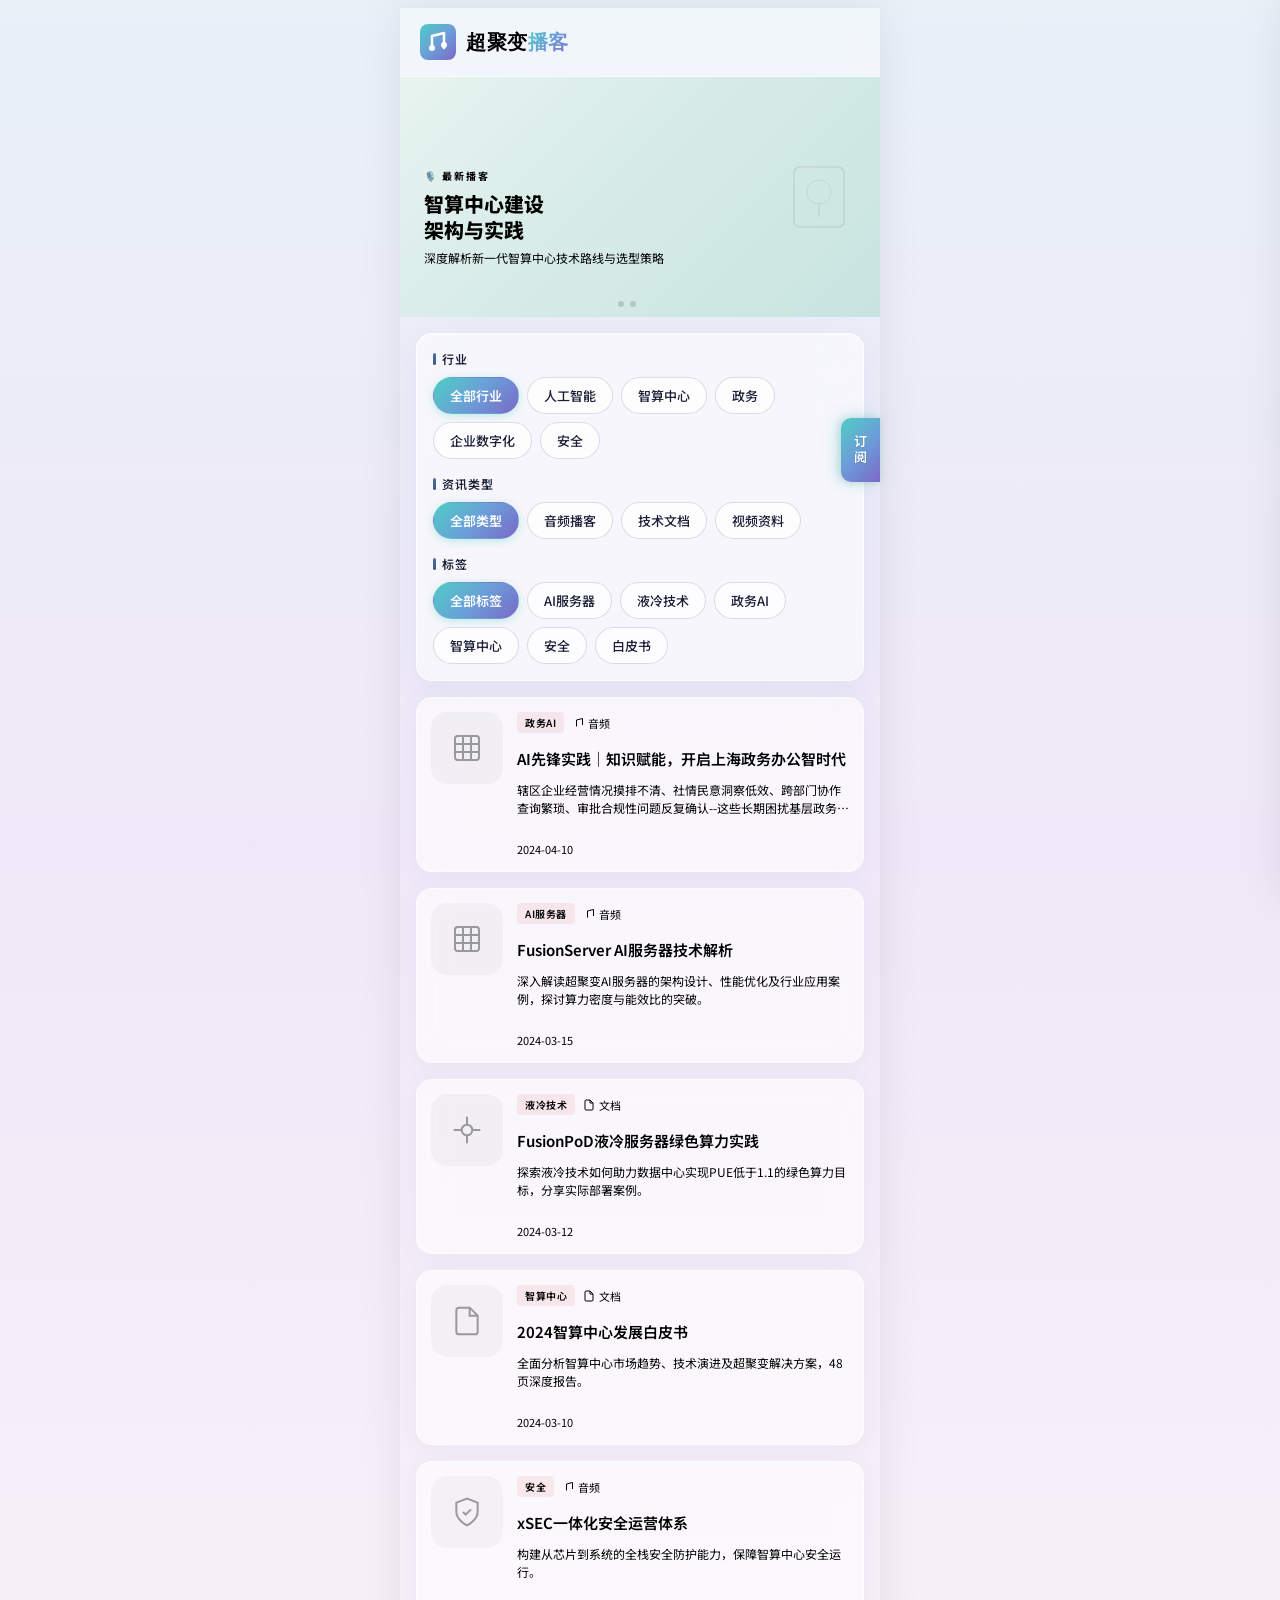
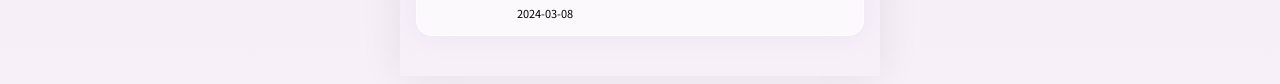
<file: h5/index_副本.html>
<!DOCTYPE html>
<html lang="zh-CN">
<head>
  <meta charset="UTF-8">
  <meta name="viewport" content="width=device-width, initial-scale=1.0, viewport-fit=cover">
  <meta name="apple-mobile-web-app-capable" content="yes">
  <meta name="apple-mobile-web-app-status-bar-style" content="default">
  <meta name="format-detection" content="telephone=no">
  <meta name="theme-color" content="#4a6fa5">
  <title>超聚变播客</title>
  <link rel="preconnect" href="https://fonts.googleapis.com">
  <link rel="preconnect" href="https://fonts.gstatic.com" crossorigin>
  <link href="https://fonts.googleapis.com/css2?family=Noto+Sans+SC:wght@300;400;500;700;900&family=Rajdhani:wght@400;500;600;700&display=swap" rel="stylesheet">
  <style>
      --midnight: #f2f3f5;
      --surface: #ffffff;
      --electric: #4a6fa5;
      --neon: #d4453a;
      --core: #333333;
      --pulse: #1a1a2e;
      --accent: #4a6fa5;
      --signal: #b8860b;
      --text-primary: #1a1a2e;
      --text-dim: #5a5a6e;
      --text-muted: #9e9eb0;
      --border-light: #ebebef;
      --font-family: 'Noto Sans SC', -apple-system, BlinkMacSystemFont, 'Segoe UI', 'PingFang SC', 'Hiragino Sans GB', 'Microsoft YaHei', 'Helvetica Neue', Arial, sans-serif;
    }

    * {
      margin: 0;
      padding: 0;
      box-sizing: border-box;
      -webkit-tap-highlight-color: transparent;
    }

    button, input, textarea, select {
      font-family: inherit;
      -webkit-appearance: none;
      appearance: none;
    }

    button {
      cursor: pointer;
      border: none;
      background: none;
    }

    img {
      max-width: 100%;
      height: auto;
      display: block;
    }

    a {
      text-decoration: none;
      color: inherit;
    }

    body {
      font-family: 'Noto Sans SC', -apple-system, BlinkMacSystemFont, 'Segoe UI', 'PingFang SC', 'Hiragino Sans GB', 'Microsoft YaHei', 'Helvetica Neue', Arial, sans-serif;
      background: linear-gradient(180deg, #e8f0f8 0%, #f0e8f8 50%, #f8f0f8 100%);
      color: var(--text-primary);
      min-height: 100vh;
      min-height: 100dvh;
      overflow-x: hidden;
      -webkit-font-smoothing: antialiased;
      -moz-osx-font-smoothing: grayscale;
      text-size-adjust: 100%;
      -webkit-text-size-adjust: 100%;
    }

    /* Banner Carousel */
    .banner-carousel {
      position: relative;
      width: 100%;
      overflow: hidden;
    }

    .banner-track {
      display: flex;
      transition: transform 0.5s cubic-bezier(0.4, 0, 0.2, 1);
      will-change: transform;
    }

    .banner-slide {
      min-width: 100%;
      aspect-ratio: 16 / 8;
      position: relative;
      overflow: hidden;
    }

    .banner-slide-bg {
      position: absolute;
      inset: 0;
    }

    .banner-slide:nth-child(1) .banner-slide-bg {
      background: linear-gradient(135deg, #e8f0f8 0%, #d8e4f0 40%, #c8d8e8 100%);
    }
    .banner-slide:nth-child(2) .banner-slide-bg {
      background: linear-gradient(135deg, #f0e8f8 0%, #e8ddf0 40%, #dcd0e8 100%);
    }
    .banner-slide:nth-child(3) .banner-slide-bg {
      background: linear-gradient(135deg, #e8f4f0 0%, #d8ece8 40%, #c8e4e0 100%);
    }

    .banner-slide-content {
      position: relative;
      z-index: 1;
      height: 100%;
      display: flex;
      flex-direction: column;
      justify-content: center;
      padding: 20px 24px;
    }

    .banner-slide-tag {
      font-size: 10px;
      font-weight: 700;
      letter-spacing: 2px;
      text-transform: uppercase;
      color: var(--accent);
      margin-bottom: 8px;
    }

    .banner-slide-title {
      font-size: 20px;
      font-weight: 800;
      line-height: 1.3;
      margin-bottom: 6px;
      max-width: 70%;
      color: var(--text-primary);
    }

    .banner-slide-desc {
      font-size: 12px;
      color: var(--text-dim);
      max-width: 65%;
      line-height: 1.5;
    }

    .banner-slide-deco {
      position: absolute;
      right: 16px;
      top: 50%;
      transform: translateY(-50%);
      width: 90px;
      height: 90px;
      opacity: 0.25;
    }

    .banner-dots {
      position: absolute;
      bottom: 10px;
      left: 50%;
      transform: translateX(-50%);
      display: flex;
      gap: 6px;
      z-index: 2;
    }

    .banner-dot {
      width: 6px;
      height: 6px;
      border-radius: 3px;
      background: rgba(0,0,0,0.15);
      transition: all 0.3s ease;
      cursor: pointer;
    }

    .banner-dot.active {
      width: 20px;
      background: var(--electric);
    }

    /* App Container - mobile frame */
    .app-shell {
      max-width: 480px;
      margin: 0 auto;
      background: linear-gradient(180deg, #e8f0f8 0%, #f0e8f8 50%, #f8f0f8 100%);
      min-height: 100vh;
      position: relative;
      z-index: 1;
      overflow-x: hidden;
      box-shadow: 0 0 40px rgba(0,0,0,0.08);
    }

    /* Header */
    header {
      position: relative;
      z-index: 100;
      padding: 16px 20px;
      background: rgba(255, 255, 255, 0.4);
      border-bottom: 1px solid rgba(255, 255, 255, 0.5);
      backdrop-filter: blur(12px);
      -webkit-backdrop-filter: blur(12px);
    }

    .header-content {
      display: flex;
      align-items: center;
      justify-content: flex-start;
    }

    .logo {
      display: flex;
      align-items: center;
      gap: 10px;
    }

    .logo-icon {
      width: 36px;
      height: 36px;
      position: relative;
    }

    .logo-icon svg {
      width: 100%;
      height: 100%;
    }

    .logo-text {
      font-family: 'Rajdhani', sans-serif;
      font-weight: 700;
      font-size: 20px;
      letter-spacing: 0.5px;
      text-transform: uppercase;
    }

    .logo-text span {
      background: linear-gradient(135deg, #4ecdc4, #6b9fd8, #7b68c8);
      -webkit-background-clip: text;
      -webkit-text-fill-color: transparent;
      background-clip: text;
    }

    /* Floating Subscribe Button - Right Side */
    .subscribe-fab {
      position: fixed;
      right: 0;
      top: 50%;
      transform: translateY(-50%);
      z-index: 200;
      writing-mode: vertical-rl;
      text-orientation: mixed;
      padding: 16px 10px;
      background: linear-gradient(135deg, #4ecdc4, #6b9fd8, #7b68c8);
      border: none;
      border-radius: 10px 0 0 10px;
      font-size: 13px;
      font-weight: 600;
      color: #ffffff;
      cursor: pointer;
      transition: all 0.3s ease;
      box-shadow: -3px 0 16px rgba(78, 205, 196, 0.35), -2px 0 8px rgba(0,0,0,0.12);
      letter-spacing: 3px;
      text-shadow: 0 1px 2px rgba(0,0,0,0.15);
    }

    @media (min-width: 481px) {
      .subscribe-fab {
        right: calc(50% - 240px);
      }
    }

    .subscribe-fab:hover {
      transform: translateY(-50%) scale(1.05);
      box-shadow: -4px 0 20px rgba(78, 205, 196, 0.45), -3px 0 10px rgba(0,0,0,0.18);
    }

    @media (max-width: 480px) {
      .subscribe-fab {
        right: 0;
        margin-right: 0;
      }
    }

    /* Main Content */
    main {
      position: relative;
      z-index: 1;
      padding: 16px 16px 40px;
    }

    /* Three-Level Filter Section */
    .filter-section {
      margin-bottom: 16px;
      background: rgba(255, 255, 255, 0.55);
      border: 1px solid rgba(255, 255, 255, 0.6);
      border-radius: 16px;
      padding: 16px;
      backdrop-filter: blur(20px);
      -webkit-backdrop-filter: blur(20px);
      box-shadow: 0 8px 32px rgba(74, 111, 165, 0.08), inset 0 1px 0 rgba(255,255,255,0.4);
    }

    .filter-level {
      margin-bottom: 16px;
    }

    .filter-level:last-child {
      margin-bottom: 0;
    }

    .filter-label {
      font-size: 12px;
      font-weight: 600;
      color: #1a1f36;
      text-transform: uppercase;
      letter-spacing: 1px;
      margin-bottom: 10px;
      display: flex;
      align-items: center;
      gap: 6px;
    }

    .filter-label::before {
      content: '';
      width: 3px;
      height: 12px;
      background: linear-gradient(180deg, #4a6fa5, #3d5a8a);
      border-radius: 2px;
    }

    .filter-options {
      display: flex;
      flex-wrap: wrap;
      gap: 8px;
    }

    .filter-chip {
      padding: 8px 16px;
      border-radius: 20px;
      font-size: 13px;
      font-weight: 500;
      border: 1px solid rgba(138, 144, 168, 0.3);
      background: rgba(255, 255, 255, 0.7);
      color: #1a1f36;
      cursor: pointer;
      transition: all 0.2s ease;
    }

    .filter-chip:hover {
      border-color: rgba(74, 111, 165, 0.5);
      color: #4a6fa5;
      background: rgba(255, 255, 255, 0.9);
    }

    .filter-chip.active {
      background: linear-gradient(135deg, #4ecdc4, #6b9fd8, #7b68c8);
      border-color: transparent;
      color: white;
      box-shadow: 0 2px 8px rgba(78, 205, 196, 0.35);
      font-weight: 600;
    }

    /* Podcast Cards */
    .podcast-list {
      display: flex;
      flex-direction: column;
      gap: 16px;
    }

    .podcast-card {
      background: rgba(255, 255, 255, 0.6);
      border: 1px solid rgba(255, 255, 255, 0.5);
      border-radius: 16px;
      padding: 14px;
      cursor: pointer;
      transition: all 0.3s ease;
      position: relative;
      overflow: hidden;
      backdrop-filter: blur(16px);
      -webkit-backdrop-filter: blur(16px);
      box-shadow: 0 4px 24px rgba(74, 111, 165, 0.06);
    }

    .podcast-card:hover {
      border-color: rgba(74, 111, 165, 0.25);
      transform: translateY(-2px);
      box-shadow: 0 12px 40px rgba(74, 111, 165, 0.12), 0 4px 12px rgba(74, 111, 165, 0.08);
      background: rgba(255, 255, 255, 0.75);
    }

    .card-content {
      display: flex;
      gap: 14px;
    }

    .card-visual {
      width: 72px;
      height: 72px;
      border-radius: 16px;
      flex-shrink: 0;
      display: flex;
      align-items: center;
      justify-content: center;
      position: relative;
      overflow: hidden;
    }

    .card-visual::before {
      content: '';
      position: absolute;
      inset: 0;
      background: var(--core);
      opacity: 0.1;
    }

    .card-visual.ai { background: rgba(0, 0, 0, 0.03); }
    .card-visual.cooling { background: rgba(0, 0, 0, 0.03); }
    .card-visual.paper { background: rgba(0, 0, 0, 0.03); }
    .card-visual.video { background: rgba(0, 0, 0, 0.03); }
    .card-visual.security { background: rgba(0, 0, 0, 0.03); }

    .card-visual svg {
      width: 32px;
      height: 32px;
      position: relative;
      z-index: 1;
    }

    .card-info {
      flex: 1;
      min-width: 0;
    }

    .card-meta {
      display: flex;
      align-items: center;
      gap: 8px;
      margin-bottom: 6px;
      flex-wrap: wrap;
    }

    .card-tag {
      font-size: 10px;
      font-weight: 600;
      padding: 3px 8px;
      border-radius: 4px;
      background: rgba(197, 40, 28, 0.08);
      color: var(--accent);
      text-transform: uppercase;
      letter-spacing: 0.5px;
    }

    .card-type {
      font-size: 11px;
      color: var(--text-muted);
      display: flex;
      align-items: center;
      gap: 4px;
    }

    .card-title {
      font-size: 15px;
      font-weight: 600;
      line-height: 1.4;
      margin-bottom: 6px;
      overflow: hidden;
      text-overflow: ellipsis;
      display: -webkit-box;
      -webkit-line-clamp: 2;
      -webkit-box-orient: vertical;
      color: var(--text-primary);
    }

    .card-desc {
      font-size: 12px;
      color: var(--text-dim);
      line-height: 1.5;
      overflow: hidden;
      text-overflow: ellipsis;
      display: -webkit-box;
      -webkit-line-clamp: 2;
      -webkit-box-orient: vertical;
    }

    .card-footer {
      display: flex;
      align-items: center;
      justify-content: space-between;
      margin-top: 12px;
      padding-top: 12px;
      border-top: 1px solid var(--border-light);
    }

    .card-date {
      font-size: 11px;
      color: var(--text-muted);
    }

    .card-stats {
      display: flex;
      align-items: center;
      gap: 12px;
      font-size: 12px;
      color: var(--text-dim);
    }

    .card-stats span {
      display: flex;
      align-items: center;
      gap: 4px;
    }

    /* Subscribe Modal */
    .modal-overlay {
      position: fixed;
      inset: 0;
      background: rgba(15, 23, 42, 0.6);
      backdrop-filter: blur(10px);
      -webkit-backdrop-filter: blur(10px);
      z-index: 200;
      opacity: 0;
      visibility: hidden;
      transition: all 0.3s ease;
      pointer-events: none;
    }

    .modal-overlay.active {
      opacity: 1;
      visibility: visible;
      pointer-events: auto;
    }

    .modal {
      position: fixed;
      bottom: 0;
      left: 50%;
      transform: translateX(-50%) translateY(100%) !important;
      background: rgba(255, 255, 255, 0.9);
      border-radius: 20px 20px 0 0;
      padding: 20px 16px calc(20px + env(safe-area-inset-bottom));
      z-index: 201;
      transition: transform 0.4s cubic-bezier(0.4, 0, 0.2, 1), visibility 0s 0.4s;
      max-width: 480px;
      width: 100%;
      pointer-events: none;
      visibility: hidden;
      backdrop-filter: blur(20px);
      -webkit-backdrop-filter: blur(20px);
      border-top: 1px solid rgba(255, 255, 255, 0.6);
      box-shadow: 0 -8px 40px rgba(74, 111, 165, 0.15);
      max-height: 85vh;
      overflow-y: auto;
      box-sizing: border-box;
    }

    @media (min-width: 481px) {
      .modal {
        max-width: 480px;
        border-radius: 24px 24px 0 0;
        padding: 24px 20px calc(24px + env(safe-area-inset-bottom));
      }
    }

    .modal.active {
      transform: translateX(-50%) translateY(0) !important;
      pointer-events: auto;
      visibility: visible;
      transition: transform 0.4s cubic-bezier(0.4, 0, 0.2, 1), visibility 0s 0s;
    }

    .modal-handle {
      width: 40px;
      height: 4px;
      background: rgba(255,255,255,0.2);
      border-radius: 2px;
      margin: 0 auto 24px;
    }

    .modal h3 {
      font-size: 20px;
      font-weight: 700;
      margin-bottom: 8px;
    }

    .modal > p {
      color: var(--text-dim);
      font-size: 14px;
      margin-bottom: 24px;
    }

    .industry-grid {
      display: grid;
      grid-template-columns: repeat(2, 1fr);
      gap: 10px;
      margin-bottom: 20px;
    }

    .industry-option {
      padding: 12px 16px;
      border-radius: 12px;
      border: 1.5px solid #c8cdd5;
      background: var(--surface);
      cursor: pointer;
      transition: all 0.2s ease;
      display: flex;
      align-items: center;
      justify-content: center;
      gap: 8px;
      font-size: 14px;
      color: var(--text-primary);
      user-select: none;
    }

    .industry-option:hover {
      border-color: var(--core);
      background: rgba(74, 111, 165, 0.04);
    }

    .industry-option.selected {
      background: rgba(74, 111, 165, 0.08);
      border-color: var(--core);
      color: var(--core);
      font-weight: 600;
    }

    .industry-option input {
      display: none;
    }

    .form-group {
      margin-bottom: 16px;
    }

    .form-group input {
      width: 100%;
      padding: 14px 16px;
      border-radius: 12px;
      border: 1.5px solid #c8cdd5;
      background: var(--surface);
      color: var(--text-primary);
      font-size: 14px;
      transition: all 0.2s ease;
    }

    .form-group input:focus {
      outline: none;
      border-color: var(--core);
      box-shadow: 0 0 0 3px rgba(74, 111, 165, 0.12);
    }

    .form-group input::placeholder {
      color: var(--text-muted);
    }

    .submit-btn {
      width: 100%;
      padding: 16px;
      border-radius: 12px;
      border: none;
      background: linear-gradient(180deg, #4a6fa5, #3d5a8a);
      color: white;
      font-size: 15px;
      font-weight: 600;
      cursor: pointer;
      transition: all 0.3s ease;
      margin-top: 8px;
      box-shadow: 0 4px 16px rgba(74, 111, 165, 0.35);
      text-shadow: 0 1px 2px rgba(0,0,0,0.2);
    }

    .submit-btn:hover {
      transform: translateY(-2px);
      box-shadow: 0 6px 24px rgba(74, 111, 165, 0.45);
    }

    .submit-btn:hover {
      transform: translateY(-2px);
      box-shadow: 0 10px 30px rgba(51, 51, 51, 0.15);
    }

    /* Detail Page */
    .detail-page {
      position: fixed;
      top: 0;
      left: 0;
      width: 100%;
      height: 100vh;
      height: 100dvh;
      background: #e8f0f8;
      z-index: 9999;
      overflow-y: auto;
      -webkit-overflow-scrolling: touch;
      overscroll-behavior-y: contain;
      transform: translateX(100%);
      transition: transform 0.4s cubic-bezier(0.4, 0, 0.2, 1);
      pointer-events: none;
    }

    .detail-page::before {
      content: '';
      position: fixed;
      top: 0;
      left: 0;
      right: 0;
      bottom: 0;
      background: #e8f0f8;
      z-index: -1;
    }

    .detail-page.active {
      transform: translateX(0);
      pointer-events: auto;
    }

    @media (min-width: 481px) {
      .detail-page {
        background: #e8f0f8;
        backdrop-filter: blur(10px);
        overflow-y: auto;
        overscroll-behavior-y: contain;
        box-shadow: 0 0 40px rgba(0,0,0,0.08);
      }
    }

    .detail-header {
      position: sticky;
      top: 0;
      padding: 12px 16px;
      background: #e8f0f8;
      border-bottom: 1px solid rgba(255, 255, 255, 0.5);
      z-index: 10;
    }

    @media (min-width: 481px) {
      .detail-header {
        max-width: 480px;
        margin: 0 auto;
        border-left: 1px solid rgba(255, 255, 255, 0.5);
        border-right: 1px solid rgba(255, 255, 255, 0.5);
      }
    }

    .detail-header-inner {
      max-width: 480px;
      margin: 0 auto;
      display: flex;
      align-items: center;
      gap: 12px;
    }

    .detail-header-inner span,
    .detail-header-title {
      font-weight: 600;
      font-size: 15px;
      line-height: 1.4;
      display: -webkit-box;
      -webkit-line-clamp: 2;
      -webkit-box-orient: vertical;
      overflow: hidden;
    }

    .back-btn {
      width: 36px;
      height: 36px;
      border-radius: 50%;
      background: rgba(0, 0, 0, 0.04);
      border: 1px solid var(--border-light);
      display: flex;
      align-items: center;
      justify-content: center;
      cursor: pointer;
      transition: all 0.2s ease;
      color: var(--core);
      flex-shrink: 0;
    }

    .back-btn:hover {
      background: rgba(0, 0, 0, 0.06);
    }

    .detail-content {
      padding: 16px 16px 100px;
      max-width: 480px;
      margin: 0 auto;
      position: relative;
      z-index: 1;
      min-height: calc(100vh - 60px);
      background: #e8f0f8;
    }

    @media (min-width: 481px) {
      .detail-content {
        padding: 16px 16px 100px;
        border-left: 1px solid rgba(255, 255, 255, 0.5);
        border-right: 1px solid rgba(255, 255, 255, 0.5);
      }
    }

    .detail-hero {
      width: 100%;
      aspect-ratio: 16/10;
      border-radius: 16px;
      background: rgba(255, 255, 255, 0.6);
      border: 1px solid rgba(255, 255, 255, 0.5);
      backdrop-filter: blur(16px);
      -webkit-backdrop-filter: blur(16px);
      box-shadow: 0 8px 32px rgba(31, 38, 135, 0.1);
      display: flex;
      align-items: center;
      justify-content: center;
      margin-bottom: 16px;
      position: relative;
      overflow: hidden;
    }

    .detail-hero svg {
      width: 80px;
      height: 80px;
      position: relative;
      z-index: 1;
    }

    .detail-title {
      font-size: 20px;
      font-weight: 700;
      line-height: 1.5;
      margin-bottom: 12px;
      color: var(--text-primary);
    }

    .detail-meta {
      display: flex;
      align-items: center;
      gap: 12px;
      margin-bottom: 16px;
      flex-wrap: wrap;
    }

    .detail-body {
      color: var(--text-dim);
      font-size: 15px;
      line-height: 1.9;
      margin-bottom: 16px;
      background: rgba(255, 255, 255, 0.6);
      border: 1px solid rgba(255, 255, 255, 0.5);
      backdrop-filter: blur(16px);
      -webkit-backdrop-filter: blur(16px);
      box-shadow: 0 8px 32px rgba(31, 38, 135, 0.1);
      border-radius: 16px;
      padding: 16px;
    }

    .detail-body p {
      margin-bottom: 12px;
    }

    .detail-body p:last-child {
      margin-bottom: 0;
    }

    .detail-body strong {
      color: var(--text-primary);
      font-weight: 600;
    }

    .detail-body h3 {
      color: var(--text-primary);
      font-size: 16px;
      font-weight: 700;
      margin: 20px 0 12px;
      line-height: 1.4;
    }

    .detail-image {
      width: 100%;
      aspect-ratio: 16/9;
      border-radius: 12px;
      background: linear-gradient(135deg, rgba(0, 0, 0, 0.04), rgba(99, 102, 241, 0.1));
      margin: 24px 0;
      display: flex;
      align-items: center;
      justify-content: center;
      border: 1px solid var(--border-light);
    }

    /* Detail Page Audio Player - Simple Style */
    .detail-player {
      position: fixed;
      bottom: 24px;
      right: calc(50% - 240px);
      z-index: 10000;
      display: flex;
      align-items: center;
      transition: all 0.3s ease;
    }

    @media (max-width: 480px) {
      .detail-player {
        right: 0;
      }
    }

    .detail-player-toggle {
      width: 44px;
      height: 44px;
      background: linear-gradient(135deg, #4ecdc4, #6b9fd8, #7b68c8);
      border: none;
      border-radius: 12px 0 0 12px;
      display: flex;
      align-items: center;
      justify-content: center;
      cursor: pointer;
      color: white;
      box-shadow: -4px 0 15px rgba(78, 205, 196, 0.3);
      transition: all 0.3s ease;
    }

    .detail-player-toggle:hover {
      transform: translateX(-2px);
      box-shadow: -6px 0 20px rgba(78, 205, 196, 0.4);
    }

    .detail-player-toggle svg {
      width: 20px;
      height: 20px;
    }

    .detail-player-panel {
      width: 0;
      overflow: hidden;
      background: rgba(255, 255, 255, 0.85);
      border: 1px solid rgba(255, 255, 255, 0.6);
      border-right: none;
      border-radius: 12px 0 0 12px;
      backdrop-filter: blur(16px);
      -webkit-backdrop-filter: blur(16px);
      box-shadow: 0 4px 20px rgba(78, 205, 196, 0.15);
      transition: all 0.3s ease;
      opacity: 0;
      display: flex;
      align-items: center;
      gap: 12px;
      height: 44px;
    }

    .detail-player.expanded .detail-player-panel {
      width: 220px;
      padding: 0 12px;
      opacity: 1;
    }

    .detail-player.expanded .detail-player-toggle {
      border-radius: 0 12px 12px 0;
      margin-left: -1px;
    }

    .detail-player-btn {
      width: 32px;
      height: 32px;
      border-radius: 50%;
      background: linear-gradient(135deg, #4ecdc4, #6b9fd8, #7b68c8);
      border: none;
      display: flex;
      align-items: center;
      justify-content: center;
      cursor: pointer;
      color: white;
      transition: all 0.2s ease;
      flex-shrink: 0;
      box-shadow: 0 2px 8px rgba(78, 205, 196, 0.3);
    }

    .detail-player-btn:hover {
      transform: scale(1.1);
    }

    .detail-player-btn svg {
      width: 14px;
      height: 14px;
    }

    .detail-player-info {
      flex: 1;
      min-width: 0;
    }

    .detail-player-progress {
      display: flex;
      align-items: center;
      gap: 8px;
    }

    .progress-bar {
      flex: 1;
      height: 4px;
      background: var(--border-light);
      border-radius: 2px;
      overflow: hidden;
      cursor: pointer;
    }

    .progress-fill {
      height: 100%;
      background: linear-gradient(90deg, #4ecdc4, #6b9fd8, #7b68c8);
      border-radius: 2px;
      transition: width 0.1s linear;
    }

    .detail-player-time {
      font-size: 11px;
      color: var(--text-muted);
      white-space: nowrap;
    }

    .section-title {
      font-size: 16px;
      font-weight: 600;
      margin-bottom: 16px;
      margin-top: 32px;
      display: flex;
      align-items: center;
      gap: 8px;
      padding: 0 4px;
    }

    .download-list {
      display: flex;
      flex-direction: column;
      gap: 12px;
      margin-bottom: 40px;
      background: rgba(255, 255, 255, 0.6);
      border: 1px solid rgba(255, 255, 255, 0.5);
      backdrop-filter: blur(16px);
      -webkit-backdrop-filter: blur(16px);
      box-shadow: 0 8px 32px rgba(31, 38, 135, 0.1);
      border-radius: 20px;
      padding: 20px;
    }

    .download-item {
      display: flex;
      align-items: center;
      gap: 14px;
      padding: 16px;
      background: var(--surface);
      border-radius: 12px;
      border: 1px solid var(--border-light);
    }

    .download-icon {
      width: 44px;
      height: 44px;
      border-radius: 10px;
      display: flex;
      align-items: center;
      justify-content: center;
      flex-shrink: 0;
    }

    .download-icon.pdf { background: rgba(0, 0, 0, 0.04); }
    .download-icon.doc { background: rgba(0, 0, 0, 0.04); }

    .download-icon svg {
      width: 22px;
      height: 22px;
    }

    .download-info {
      flex: 1;
      min-width: 0;
    }

    .download-info p {
      font-size: 14px;
      font-weight: 500;
      white-space: nowrap;
      overflow: hidden;
      text-overflow: ellipsis;
      color: var(--text-primary);
    }

    .download-info span {
      font-size: 12px;
      color: var(--text-muted);
    }

    .download-btn {
      padding: 8px 16px;
      border-radius: 8px;
      background: rgba(0, 0, 0, 0.04);
      border: 1px solid var(--border-light);
      color: var(--core);
      font-size: 12px;
      font-weight: 500;
      cursor: pointer;
      transition: all 0.2s ease;
    }

    .download-btn:hover {
      background: var(--core);
      color: white;
    }

    /* Download Progress Modal */
    .progress-modal {
      position: fixed;
      top: 0;
      left: 0;
      right: 0;
      bottom: 0;
      background: rgba(0, 0, 0, 0.5);
      display: flex;
      align-items: center;
      justify-content: center;
      z-index: 20000;
      opacity: 0;
      visibility: hidden;
      transition: all 0.3s ease;
    }

    .progress-modal.active {
      opacity: 1 !important;
      visibility: visible !important;
    }

    .progress-modal-content {
      background: rgba(255, 255, 255, 0.98);
      border-radius: 20px;
      padding: 32px;
      width: 280px;
      text-align: center;
      box-shadow: 0 20px 60px rgba(0,0,0,0.2);
    }

    .progress-icon {
      width: 64px;
      height: 64px;
      border-radius: 50%;
      background: linear-gradient(135deg, rgba(78, 205, 196, 0.15), rgba(123, 104, 200, 0.15));
      display: flex;
      align-items: center;
      justify-content: center;
      margin: 0 auto 20px;
    }

    .progress-icon svg {
      width: 28px;
      height: 28px;
    }
  </style>
</head>
<body>
  <div class="app-shell">
  <!-- Header -->
  <header>
    <div class="header-content">
      <div class="logo">
        <div class="logo-icon">
          <svg viewBox="0 0 36 36" fill="none">
            <defs>
              <linearGradient id="logoGrad" x1="0%" y1="0%" x2="100%" y2="100%">
                <stop offset="0%" style="stop-color:#4ecdc4"/>
                <stop offset="50%" style="stop-color:#6b9fd8"/>
                <stop offset="100%" style="stop-color:#7b68c8"/>
              </linearGradient>
            </defs>
            <rect width="36" height="36" rx="8" fill="url(#logoGrad)"/>
            <path d="M12 24V12l12-3v15" stroke="white" stroke-width="2.5" stroke-linecap="round" stroke-linejoin="round" fill="none"/>
            <circle cx="12" cy="24" r="3" fill="white"/>
            <circle cx="24" cy="21" r="3" fill="white"/>
          </svg>
        </div>
        <div class="logo-text">超聚变<span>播客</span></div>
      </div>
    </div>
  </header>

  <!-- Banner Carousel -->
  <div class="banner-carousel" id="bannerCarousel">
    <div class="banner-track" id="bannerTrack">
      <div class="banner-slide" onclick="openBannerPDF(0)" style="cursor: pointer;">
        <div class="banner-slide-bg"></div>
        <div class="banner-slide-content">
          <div class="banner-slide-tag">🔥 热门专题</div>
          <div class="banner-slide-title">AI先锋实践<br>智算赋能新时代</div>
          <div class="banner-slide-desc">探索人工智能在政务、金融、制造等行业的前沿落地</div>
        </div>
        <div class="banner-slide-deco">
          <svg viewBox="0 0 90 90" fill="none" width="90" height="90"><circle cx="45" cy="45" r="40" stroke="#999" stroke-width="1"/><circle cx="45" cy="45" r="25" stroke="#888" stroke-width="1.5"/><path d="M30 45h30M45 30v30" stroke="#999" stroke-width="1"/></svg>
        </div>
      </div>
      <div class="banner-slide" onclick="openBannerPDF(1)" style="cursor: pointer;">
        <div class="banner-slide-bg"></div>
        <div class="banner-slide-content">
          <div class="banner-slide-tag">📄 白皮书发布</div>
          <div class="banner-slide-title">液冷技术白皮书<br>重新定义散热</div>
          <div class="banner-slide-desc">超聚变全栈液冷解决方案，PUE低至1.1</div>
        </div>
        <div class="banner-slide-deco">
          <svg viewBox="0 0 90 90" fill="none" width="90" height="90"><rect x="15" y="10" width="60" height="70" rx="4" stroke="#aaa" stroke-width="1.5"/><line x1="28" y1="30" x2="62" y2="30" stroke="#999" stroke-width="1"/><line x1="28" y1="42" x2="55" y2="42" stroke="#999" stroke-width="1"/><line x1="28" y1="54" x2="50" y2="54" stroke="#999" stroke-width="1"/></svg>
        </div>
      </div>
      <div class="banner-slide" onclick="openBannerPDF(2)" style="cursor: pointer;">
        <div class="banner-slide-bg"></div>
        <div class="banner-slide-content">
          <div class="banner-slide-tag">🎙️ 最新播客</div>
          <div class="banner-slide-title">智算中心建设<br>架构与实践</div>
          <div class="banner-slide-desc">深度解析新一代智算中心技术路线与选型策略</div>
        </div>
        <div class="banner-slide-deco">
          <svg viewBox="0 0 90 90" fill="none" width="90" height="90"><rect x="20" y="15" width="50" height="60" rx="6" stroke="#999" stroke-width="1.5"/><circle cx="45" cy="40" r="12" stroke="#999" stroke-width="1"/><line x1="45" y1="52" x2="45" y2="65" stroke="#999" stroke-width="1.5"/></svg>
        </div>
      </div>
    </div>
    <div class="banner-dots" id="bannerDots">
      <div class="banner-dot active" data-index="0"></div>
      <div class="banner-dot" data-index="1"></div>
      <div class="banner-dot" data-index="2"></div>
    </div>
  </div>

  <!-- Main Content -->
  <main>

    <!-- Three-Level Filter Section -->
    <section class="filter-section">
      <!-- Level 1: Industry -->
      <div class="filter-level">
        <div class="filter-label">行业</div>
        <div class="filter-options" id="industryFilters">
          <span class="filter-chip active" data-level="industry" data-value="all">全部行业</span>
          <span class="filter-chip" data-level="industry" data-value="人工智能">人工智能</span>
          <span class="filter-chip" data-level="industry" data-value="智算中心">智算中心</span>
          <span class="filter-chip" data-level="industry" data-value="政务">政务</span>
          <span class="filter-chip" data-level="industry" data-value="企业数字化">企业数字化</span>
          <span class="filter-chip" data-level="industry" data-value="安全">安全</span>
        </div>
      </div>

      <!-- Level 2: Type -->
      <div class="filter-level">
        <div class="filter-label">资讯类型</div>
        <div class="filter-options" id="typeFilters">
          <span class="filter-chip active" data-level="type" data-value="all">全部类型</span>
          <span class="filter-chip" data-level="type" data-value="音频">音频播客</span>
          <span class="filter-chip" data-level="type" data-value="文档">技术文档</span>
          <span class="filter-chip" data-level="type" data-value="视频">视频资料</span>
        </div>
      </div>

      <!-- Level 3: Tags -->
      <div class="filter-level">
        <div class="filter-label">标签</div>
        <div class="filter-options" id="tagFilters">
          <span class="filter-chip active" data-level="tag" data-value="all">全部标签</span>
          <span class="filter-chip" data-level="tag" data-value="AI服务器">AI服务器</span>
          <span class="filter-chip" data-level="tag" data-value="液冷技术">液冷技术</span>
          <span class="filter-chip" data-level="tag" data-value="政务AI">政务AI</span>
          <span class="filter-chip" data-level="tag" data-value="智算中心">智算中心</span>
          <span class="filter-chip" data-level="tag" data-value="安全">安全</span>
          <span class="filter-chip" data-level="tag" data-value="白皮书">白皮书</span>
        </div>
      </div>
    </section>

    <!-- Podcast List -->
    <section class="podcast-list" id="podcastList"></section>
  </main>

  </div><!-- end app-shell -->

  <!-- Subscribe Modal - Outside app-shell -->
  <div class="modal-overlay" id="modalOverlay" onclick="closeSubscribe()"></div>
  <div class="modal" id="subscribeModal">
    <div class="modal-handle"></div>
    <h3>订阅行业资讯</h3>
    <p>选择您感兴趣的行业，获取最新播客和资料推送</p>

    <div class="industry-grid">
      <label class="industry-option selected" onclick="this.classList.toggle('selected')">
        <input type="checkbox" checked>
        <span>人工智能</span>
      </label>
      <label class="industry-option" onclick="this.classList.toggle('selected')">
        <input type="checkbox">
        <span>智算中心</span>
      </label>
      <label class="industry-option" onclick="this.classList.toggle('selected')">
        <input type="checkbox">
        <span>数字化转型</span>
      </label>
      <label class="industry-option" onclick="this.classList.toggle('selected')">
        <input type="checkbox">
        <span>边缘计算</span>
      </label>
      <label class="industry-option" onclick="this.classList.toggle('selected')">
        <input type="checkbox">
        <span>安全</span>
      </label>
    </div>

    <div class="form-group">
      <input type="text" placeholder="您的姓名">
    </div>
    <div class="form-group">
      <input type="tel" placeholder="手机号码">
    </div>
    <div class="form-group">
      <input type="email" placeholder="企业邮箱">
    </div>

    <button class="submit-btn" onclick="submitSubscribe()">立即订阅</button>

    <!-- 公众号二维码 -->
    <div style="margin-top: 24px; text-align: center; padding-top: 20px; border-top: 1px solid var(--border-light);">
      <div style="width: 120px; height: 120px; margin: 0 auto; background: #fff; display: flex; align-items: center; justify-content: center; border: 1px solid var(--border-light); overflow: hidden;">
        <img src="qrcode.png" alt="公众号二维码" style="width: 100%; height: 100%; object-fit: cover;">
      </div>
      <p style="margin-top: 12px; font-size: 13px; color: var(--text-dim); text-align: center;">关注服务号，了解更多资讯</p>
    </div>
  </div>

  <!-- Detail Page - Outside app-shell for full coverage -->
  <div class="detail-page" id="detailPage">
    <div class="detail-header">
      <div class="detail-header-inner">
        <button class="back-btn" onclick="closeDetail()">
          <svg width="20" height="20" viewBox="0 0 24 24" fill="none" stroke="currentColor" stroke-width="2">
            <path d="M15 19l-7-7 7-7"/>
          </svg>
        </button>
        <span class="detail-header-title" style="font-weight: 600;">播客详情</span>
      </div>
    </div>

    <div class="detail-content" id="detailContent"></div>

    <!-- Detail Page Audio Player -->
    <div class="detail-player" id="detailPlayer" style="display: none;">
      <div class="detail-player-panel">
        <button class="detail-player-btn" onclick="toggleDetailPlay()" id="detailPlayBtn">
          <svg viewBox="0 0 24 24" fill="currentColor" width="14" height="14"><path d="M8 5v14l11-7z"/></svg>
        </button>
        <div class="detail-player-info">
          <div class="detail-player-progress">
            <div class="progress-bar" onclick="seekDetail(event)">
              <div class="progress-fill" id="detailProgress" style="width: 0%"></div>
            </div>
            <div class="detail-player-time">
              <span id="detailCurrent">00:00</span> / <span id="detailDuration">15:00</span>
            </div>
          </div>
        </div>
      </div>
      <button class="detail-player-toggle" onclick="toggleDetailPlayer()" id="detailPlayerToggle">
        <svg viewBox="0 0 24 24" fill="currentColor" width="20" height="20">
          <path d="M12 3v10.55c-.59-.34-1.27-.55-2-.55-2.21 0-4 1.79-4 4s1.79 4 4 4 4-1.79 4-4V7h4V3h-6z"/>
        </svg>
      </button>
    </div>
  </div>

  <!-- Floating Subscribe Button - Outside app-shell to avoid clipping -->
  <button class="subscribe-fab" onclick="showSubscribe()">订阅</button>

  <script>
    // Podcast Data
    const podcasts = [
      {
        id: 1,
        title: "AI先锋实践｜知识赋能，开启上海政务办公智时代",
        desc: "辖区企业经营情况摸排不清、社情民意洞察低效、跨部门协作查询繁琐、审批合规性问题反复确认--这些长期困扰基层政务办公的堵点，如今正被AI技术逐步打通。",
        industry: "政务",
        type: "音频",
        tag: "政务AI",
        date: "2024-04-10",
        views: "2.3K",
        duration: "18分钟",
        icon: "ai",
        content: `
          <div class="detail-image">
            <svg width="60" height="60" viewBox="0 0 24 24" fill="none" stroke="#999" stroke-width="1">
              <rect x="3" y="3" width="18" height="18" rx="2"/>
              <path d="M9 9h6v6H9z"/>
            </svg>
          </div>
          <p>上海市某基层机关作为对接上海中心城区、对外联动长三角核心城市的重要门户，是打造长三角G60科创走廊创新策源地的关键节点。为深入贯彻落实人工智能+政务服务改革要求，持续推动高效办成一件事落地见效，该政务部门携手超聚变与深言未来，推出<strong>政务AI智能体助手</strong>，实现<strong>一句话办业务、一键式写公文</strong>的新型政务办公模式，为全国县镇级政府智能化转型建设打造可推广的示范样板。</p>

          <h3>精准把脉三大堵点，AI赋能政务全链条</h3>

          <p><strong>一句话办业务，基层办公效率提升40%</strong></p>
          <p>数据统计显示，基层政务工作人员以往需花费近40%的工作时间，处理办事流程审批、跨部门数据调取、文件整理及报告输出等繁琐工作，不仅要反复协调多个部门，还要人工查阅海量档案资料。即便有相关政务系统支撑，也存在数据分散存储、跨部门共享难等问题，办公效率不足。</p>

          <div class="detail-image">
            <svg width="60" height="60" viewBox="0 0 24 24" fill="none" stroke="#999" stroke-width="1">
              <circle cx="12" cy="12" r="10"/>
              <path d="M12 6v6l4 2"/>
            </svg>
          </div>

          <p>基于超聚变FusionOne AI与深言未来联合打造的智能政务一体化办公平台，该政务部门打通镇政府各职能部门、上级政务平台及辖区重点园区等多来源知识与数据资源，构建千万量级专业知识库，覆盖政策法规、办事流程、产业数据、民生诉求等多维信息，并整合12345热线、社交媒体留言等社情民意相关数据，实现信息一网汇聚、一键调取。</p>

          <p>如今，市场监管部门如需了解某企业社保缴纳情况，只需通过自然语言下达指令，系统便会根据用户身份权限，跨部门自动调取相关数据，生成包含该企业社保缴纳基数、缴纳明细、合规情况等核心信息的报表；如需掌握上半年高新区新增注册资本超千万元企业数量，系统也可快速完成数据数据检索、筛选与分析，自动生成包含企业名单、注册资本明细、行业分布等维度的可视化报告。依托该功能，政务工作人员<strong>政策查询与知识获取时间由平均15分钟缩短至30秒以内，信息查找准确率也提升至90%以上</strong>，真正实现让数据多跑路，让群众少跑腿。</p>

          <p><strong>AI辅助公文写作，初稿生成时间缩短70%</strong></p>
          <p>在传统办公模式下，基层部门平均每月需处理各类公文30余件，涵盖行政通知、工作总结计划、政策起草、政策解读、调研报告等多类文书。公文从初稿草拟、内容打磨到格式校对、多层审核，往往依赖人工反复修改与流转，既耗费大量人力时间，还易出现表述纰漏、格式不规范等问题，影响整体办理效率。</p>

          <p>依托智能政务一体化办公平台，工作人员可一键调用各类规范公文模板，也可上传范文提取写作风格并生成适配内容，成功将公文初稿平均撰写时长从小时级压缩至分钟级，显著提升政务文稿起草效率。初稿完成后，平台可提供语言润色、逻辑梳理、结构调整等精细化优化功能，助力工作人员快速打磨文稿、提升内容质量。提交审核后，系统不仅能精准检测错别字、语法错误、标点偏差等基础问题，更能敏锐识别政治敏感信息、表述偏差等风险点，综合分析潜在隐患，<strong>错误检出率达95%以上</strong>，显著降低审核成本，进一步提升公文质量与规范水平。</p>

          <p><strong>万字长文性能优化，破解高并发场景痛点</strong></p>
          <p>随着政务智能应用持续深化，系统压力与性能瓶颈将逐步显现：高峰期多人并发访问知识库、基层人员高频查询业务、长公文与多轮对话输出等场景，容易引发响应迟缓、对话中断等问题。破局关键在于提前构建与政务业务深度适配的智能基座，稳健应对未来各类业务压力风险。</p>

          <div class="detail-image">
            <svg width="60" height="60" viewBox="0 0 24 24" fill="none" stroke="#999" stroke-width="1">
              <path d="M13 2L3 14h9l-1 8 10-12h-9l1-8z"/>
            </svg>
          </div>

          <p>基于这一判断，该政务部门选择超聚变FusionOne AI作为AI系统底座，依托软硬协同推理加速技术释放算力潜能，高效支撑长公文输出、多人并发、多轮问答等核心场景稳定运行。测试显示，相较传统单一硬件模式，该方案实现<strong>多轮问答等待时间降低60%、并发操作人数提升1倍，从容满足200人规模部门的日常使用需求</strong>。这一突破源于超聚变在算、存、网系统层面的持续优化，通过最大化发挥算力效能，为政务AI稳定运行筑牢技术底座。</p>

          <p><strong>协同赋能筑标杆，智启政务新未来</strong></p>
          <p>政务智能化转型并非单点技术的简单叠加，而是算力、应用与场景的深度融合。该政务部门携手超聚变与深言未来，聚焦基层政务办公痛点，推动政务办公智能体落地应用，实现效率提升与流程优化的双重突破。此次三方协同打造的示范样板，为全国县镇级政府破解基层治理难题、推进人工智能+政务服务改革提供标准化、可复制的解决方案，助力政务办公迈向更高质量、更高效率的智能化阶段。</p>
        `,
        downloads: [
          { name: "政务AI解决方案白皮书.pdf", size: "3.2 MB", type: "pdf" },
          { name: "FusionOne AI产品手册.docx", size: "2.8 MB", type: "doc" }
        ]
      },
      {
        id: 2,
        title: "FusionServer AI服务器技术解析",
        desc: "深入解读超聚变AI服务器的架构设计、性能优化及行业应用案例，探讨算力密度与能效比的突破。",
        industry: "人工智能",
        type: "音频",
        tag: "AI服务器",
        date: "2024-03-15",
        views: "1.2K",
        duration: "15分钟",
        icon: "ai",
        content: `
          <p>本期播客深入解读超聚变AI服务器的架构设计、性能优化及行业应用案例。我们将探讨FusionServer系列如何在算力密度、能效比、可靠性等方面实现突破，以及在大模型训练、推理等场景下的最佳实践。</p>
          <h3>核心亮点</h3>
          <p>FusionServer AI服务器采用先进的液冷散热技术，支持最高8颗GPU加速卡，为AI训练和推理提供强劲算力支撑。通过软硬协同优化，实现训练效率提升40%，能耗降低25%。</p>
          <div class="detail-image">
            <svg width="60" height="60" viewBox="0 0 24 24" fill="none" stroke="#999" stroke-width="1">
              <rect x="3" y="3" width="18" height="18" rx="2"/>
              <path d="M9 9h6v6H9z"/>
            </svg>
          </div>
          <p>超聚变AI服务器采用模块化设计，支持灵活配置，可根据不同AI工作负载进行优化。从单机8卡到千卡集群，提供全场景AI算力解决方案。</p>
        `,
        downloads: [
          { name: "AI服务器产品手册.pdf", size: "4.2 MB", type: "pdf" },
          { name: "技术白皮书.docx", size: "2.8 MB", type: "doc" }
        ]
      },
      {
        id: 3,
        title: "FusionPoD液冷服务器绿色算力实践",
        desc: "探索液冷技术如何助力数据中心实现PUE低于1.1的绿色算力目标，分享实际部署案例。",
        industry: "智算中心",
        type: "文档",
        tag: "液冷技术",
        date: "2024-03-12",
        views: "856",
        duration: "PDF",
        icon: "cooling",
        content: `
          <p>液冷技术正在成为数据中心绿色转型的关键。本资料详细介绍FusionPoD液冷解决方案的技术原理、部署方案和实际效果。</p>
          <div class="detail-image">
            <svg width="60" height="60" viewBox="0 0 24 24" fill="none" stroke="#999" stroke-width="1">
              <path d="M12 2v6m0 8v6M2 12h6m8 0h6"/>
              <circle cx="12" cy="12" r="4"/>
            </svg>
          </div>
          <p>通过全液冷设计，FusionPoD可将数据中心PUE降至1.1以下，相比传统风冷方案节能40%以上，同时降低噪音和机房空间需求。</p>
        `,
        downloads: [
          { name: "液冷技术白皮书.pdf", size: "5.1 MB", type: "pdf" }
        ]
      },
      {
        id: 4,
        title: "2024智算中心发展白皮书",
        desc: "全面分析智算中心市场趋势、技术演进及超聚变解决方案，48页深度报告。",
        industry: "智算中心",
        type: "文档",
        tag: "智算中心",
        date: "2024-03-10",
        views: "2.1K",
        duration: "48页",
        icon: "paper",
        content: `
          <p>白皮书涵盖智算中心市场规模、技术发展趋势、典型应用场景和超聚变全栈解决方案。</p>
          <div class="detail-image">
            <svg width="60" height="60" viewBox="0 0 24 24" fill="none" stroke="#999" stroke-width="1">
              <path d="M14 2H6a2 2 0 00-2 2v16a2 2 0 002 2h12a2 2 0 002-2V8z"/>
              <polyline points="14 2 14 8 20 8"/>
            </svg>
          </div>
          <p>预计到2025年，中国智算中心市场规模将突破千亿。超聚变提供从芯片、服务器到集群管理的全栈智算解决方案，助力客户快速构建AI算力基础设施。</p>
        `,
        downloads: [
          { name: "2024智算中心发展白皮书.pdf", size: "8.5 MB", type: "pdf" }
        ]
      },
      {
        id: 5,
        title: "xSEC一体化安全运营体系",
        desc: "构建从芯片到系统的全栈安全防护能力，保障智算中心安全运行。",
        industry: "安全",
        type: "音频",
        tag: "安全",
        date: "2024-03-08",
        views: "967",
        duration: "22分钟",
        icon: "security",
        content: `
          <p>安全是智算中心的基石。本期播客介绍xSEC安全体系的核心能力和实践案例。</p>
          <div class="detail-image">
            <svg width="60" height="60" viewBox="0 0 24 24" fill="none" stroke="#999" stroke-width="1">
              <path d="M12 22s8-4 8-10V5l-8-3-8 3v7c0 6 8 10 8 10z"/>
              <path d="M9 12l2 2 4-4"/>
            </svg>
          </div>
          <p>xSEC提供硬件可信根、固件安全、系统安全、数据安全、网络安全五层防护，构建端到端的安全可信计算环境。</p>
        `,
        downloads: [
          { name: "xSEC安全白皮书.pdf", size: "3.8 MB", type: "pdf" }
        ]
      }
    ];

    // Filter State
    let activeFilters = {
      industry: ['all'],
      type: ['all'],
      tag: ['all']
    };

    // Render Podcast List
    function renderPodcastList() {
      let filtered = podcasts;

      // Apply filters - 支持多选
      if (!activeFilters.industry.includes('all')) {
        filtered = filtered.filter(p => activeFilters.industry.includes(p.industry));
      }
      if (!activeFilters.type.includes('all')) {
        filtered = filtered.filter(p => activeFilters.type.includes(p.type));
      }
      if (!activeFilters.tag.includes('all')) {
        filtered = filtered.filter(p => activeFilters.tag.includes(p.tag));
      }

      const container = document.getElementById('podcastList');
      if (!container) return;

      if (filtered.length === 0) {
        container.innerHTML = '<div style="text-align: center; padding: 40px; color: var(--text-muted);">暂无符合条件的播客</div>';
        return;
      }

      container.innerHTML = filtered.map(p => `
        <article class="podcast-card" onclick="showDetail(${p.id})">
          <div class="card-content">
            <div class="card-visual ${p.icon}">
              <svg viewBox="0 0 24 24" fill="none" stroke="#999" stroke-width="1.5" width="32" height="32">
                ${getIconPath(p.icon)}
              </svg>
            </div>
            <div class="card-info">
              <div class="card-meta">
                <span class="card-tag">${p.tag}</span>
                <span class="card-type">
                  <svg width="12" height="12" viewBox="0 0 24 24" fill="none" stroke="currentColor" stroke-width="2">
                    ${p.type === '音频' ? '<path d="M9 19V6l12-3v13"/>' : '<path d="M14 2H6a2 2 0 00-2 2v16a2 2 0 002 2h12a2 2 0 002-2V8z"/><polyline points="14 2 14 8 20 8"/>'}
                  </svg>
                  ${p.type}
                </span>
              </div>
              <h3 class="card-title">${p.title}</h3>
              <p class="card-desc">${p.desc}</p>
              <div class="card-footer">
                <span class="card-date">${p.date}</span>
              </div>
            </div>
          </div>
        </article>
      `).join('');
    }

    function getIconPath(icon) {
      const paths = {
        ai: '<rect x="3" y="3" width="18" height="18" rx="2"/><path d="M9 9h6v6H9z"/><path d="M9 3v6M15 3v6M9 15v6M15 15v6M3 9h6M3 15h6M15 9h6M15 15h6"/>',
        cooling: '<path d="M12 2v6m0 8v6M2 12h6m8 0h6"/><circle cx="12" cy="12" r="4"/>',
        paper: '<path d="M14 2H6a2 2 0 00-2 2v16a2 2 0 002 2h12a2 2 0 002-2V8z"/><polyline points="14 2 14 8 20 8"/>',
        video: '<rect x="2" y="2" width="20" height="20" rx="2"/><polygon points="10 8 16 12 10 16 10 8"/>',
        security: '<path d="M12 22s8-4 8-10V5l-8-3-8 3v7c0 6 8 10 8 10z"/><path d="M9 12l2 2 4-4"/>'
      };
      return paths[icon] || paths.ai;
    }

    // Filter Handler - 支持多选
    function handleFilterClick(el, level, value) {
      const container = el.parentElement;
      const isAll = value === 'all';
      const isActive = el.classList.contains('active');
      
      if (isAll) {
        // 点击"全部"：取消其他所有选中，只保留全部
        container.querySelectorAll('.filter-chip').forEach(chip => chip.classList.remove('active'));
        el.classList.add('active');
        activeFilters[level] = ['all'];
      } else {
        // 点击具体选项
        const allChip = container.querySelector('[data-value="all"]');
        
        if (isActive) {
          // 如果已选中，取消选中
          el.classList.remove('active');
          // 检查是否还有其他选中，如果没有则选中"全部"
          const activeChips = container.querySelectorAll('.filter-chip.active');
          if (activeChips.length === 0) {
            allChip.classList.add('active');
            activeFilters[level] = ['all'];
          } else {
            activeFilters[level] = Array.from(activeChips).map(chip => chip.dataset.value);
          }
        } else {
          // 未选中，添加选中
          el.classList.add('active');
          // 取消"全部"的选中
          allChip.classList.remove('active');
          // 更新选中列表
          const activeChips = container.querySelectorAll('.filter-chip.active');
          activeFilters[level] = Array.from(activeChips).map(chip => chip.dataset.value);
        }
      }
      
      // Re-render list
      renderPodcastList();
    }

    // Initialize filter click handlers
    document.addEventListener('DOMContentLoaded', function() {
      renderPodcastList();

      // Banner Carousel
      let bannerIndex = 0;
      const bannerTrack = document.getElementById('bannerTrack');
      const bannerDots = document.querySelectorAll('.banner-dot');
      const slideCount = 3;

      function goToSlide(i) {
        bannerIndex = i;
        bannerTrack.style.transform = `translateX(-${i * 100}%)`;
        bannerDots.forEach((d, idx) => d.classList.toggle('active', idx === i));
      }

      bannerDots.forEach(dot => {
        dot.addEventListener('click', () => goToSlide(parseInt(dot.dataset.index)));
      });

      // Touch swipe support
      let touchStartX = 0;
      const carousel = document.getElementById('bannerCarousel');
      carousel.addEventListener('touchstart', e => { touchStartX = e.touches[0].clientX; }, { passive: true });
      carousel.addEventListener('touchend', e => {
        const diff = touchStartX - e.changedTouches[0].clientX;
        if (Math.abs(diff) > 50) {
          if (diff > 0 && bannerIndex < slideCount - 1) goToSlide(bannerIndex + 1);
          else if (diff < 0 && bannerIndex > 0) goToSlide(bannerIndex - 1);
        }
      }, { passive: true });

      // Auto-play every 4s
      let bannerTimer = setInterval(() => goToSlide((bannerIndex + 1) % slideCount), 4000);
      carousel.addEventListener('touchstart', () => clearInterval(bannerTimer), { passive: true });
      carousel.addEventListener('touchend', () => { bannerTimer = setInterval(() => goToSlide((bannerIndex + 1) % slideCount), 4000); }, { passive: true });

      // Attach click handlers to all filter chips
      document.querySelectorAll('.filter-chip').forEach(chip => {
        chip.addEventListener('click', function() {
          const level = this.dataset.level;
          const value = this.dataset.value;
          handleFilterClick(this, level, value);
        });
      });
    });

    // Banner PDF URLs - 每个banner对应的PDF
    const bannerPDFs = [
      'ai-practice',
      'liquid-cooling',
      'smart-computing'
    ];

    // Open Banner PDF
    function openBannerPDF(index) {
      const pdfKey = bannerPDFs[index];
      window.location.href = `pdf-viewer.html?pdf=${pdfKey}`;
    }

    // Subscribe Modal
    function showSubscribe() {
      document.getElementById('modalOverlay').classList.add('active');
      document.getElementById('subscribeModal').classList.add('active');
      document.querySelector('.subscribe-fab').style.display = 'none';
      document.querySelector('.app-shell').style.display = 'none';
      document.body.style.overflow = 'hidden';
    }

    function closeSubscribe() {
      document.getElementById('modalOverlay').classList.remove('active');
      document.getElementById('subscribeModal').classList.remove('active');
      document.querySelector('.subscribe-fab').style.display = '';
      document.querySelector('.app-shell').style.display = '';
      document.body.style.overflow = '';
    }

    function submitSubscribe() {
      closeSubscribe();
      setTimeout(() => alert('订阅成功！'), 300);
    }

    // Detail Page
    function showDetail(id) {
      const podcast = podcasts.find(p => p.id === id);
      if (!podcast) return;

      // Set header title
      document.querySelector('.detail-header-title').textContent = podcast.title;
      document.body.style.overflow = 'hidden';
      document.querySelector('.app-shell').style.display = 'none';

      const content = document.getElementById('detailContent');
      content.innerHTML = `
        <div class="detail-hero">
          <svg viewBox="0 0 24 24" fill="none" stroke="#999" stroke-width="1" width="80" height="80">
            ${getIconPath(podcast.icon)}
          </svg>
        </div>

        <h1 class="detail-title">${podcast.title}</h1>

        <div class="detail-meta">
          <span class="card-tag">${podcast.tag}</span>
          <span style="font-size: 13px; color: var(--text-muted);">${podcast.date}</span>
        </div>

        <div class="detail-body">
          ${podcast.content}
        </div>

        <h3 class="section-title">
          <svg width="18" height="18" viewBox="0 0 24 24" fill="none" stroke="currentColor" stroke-width="2">
            <path d="M12 15V3m0 12l-4-4m4 4l4-4M2 17l.621 2.485A2 2 0 004.561 21h14.878a2 2 0 001.94-1.515L22 17"/>
          </svg>
          相关资料下载
        </h3>

        <div class="download-list">
          ${podcast.downloads.map(d => `
            <div class="download-item">
              <div class="download-icon ${d.type}">
                <svg viewBox="0 0 24 24" fill="none" stroke="${d.type === 'pdf' ? '#ef4444' : '#3b82f6'}" stroke-width="2" width="22" height="22">
                  ${d.type === 'pdf'
                    ? '<path d="M14 2H6a2 2 0 00-2 2v16a2 2 0 002 2h12a2 2 0 002-2V8z"/><polyline points="14 2 14 8 20 8"/>'
                    : '<path d="M14 2H6a2 2 0 00-2 2v16a2 2 0 002 2h12a2 2 0 002-2V8z"/><polyline points="14 2 14 8 20 8"/><line x1="16" y1="13" x2="8" y2="13"/><line x1="16" y1="17" x2="8" y2="17"/>'
                  }
                </svg>
              </div>
              <div class="download-info">
                <p>${d.name}</p>
                <span>${d.size}</span>
              </div>
              <button class="download-btn" onclick="downloadFile('${d.name}')">下载</button>
            </div>
          `).join('')}
        </div>
      `;

      document.getElementById('detailPage').classList.add('active');
      document.body.style.overflow = 'hidden';

      // Show audio player for audio type podcasts
      if (podcast.type === '音频') {
        document.getElementById('detailPlayer').style.display = 'flex';
      } else {
        document.getElementById('detailPlayer').style.display = 'none';
      }

      // Reset player state
      detailIsPlaying = false;
      detailCurrentTime = 0;
      detailPlayerExpanded = false;
      document.getElementById('detailPlayer').classList.remove('expanded');

      const musicIcon = `<svg viewBox="0 0 24 24" fill="currentColor" width="20" height="20"><path d="M12 3v10.55c-.59-.34-1.27-.55-2-.55-2.21 0-4 1.79-4 4s1.79 4 4 4 4-1.79 4-4V7h4V3h-6z"/></svg>`;
      const playIcon = `<svg viewBox="0 0 24 24" fill="currentColor" width="14" height="14"><path d="M8 5v14l11-7z"/></svg>`;

      document.getElementById('detailPlayerToggle').innerHTML = musicIcon;
      stopDetailProgress();
      document.getElementById('detailPlayBtn').innerHTML = playIcon;
      document.getElementById('detailProgress').style.width = '0%';
      document.getElementById('detailCurrent').textContent = '00:00';
    }

    function closeDetail() {
      document.getElementById('detailPage').classList.remove('active');
      document.body.style.overflow = '';
      document.querySelector('.app-shell').style.display = '';
      stopDetailProgress();
    }

    // Download
    function downloadFile(filename) {
      document.getElementById('progressModal').classList.add('active');
      document.getElementById('progressFilename').textContent = filename;

      let progress = 0;
      const interval = setInterval(() => {
        progress += Math.random() * 15;
        if (progress >= 100) {
          progress = 100;
          clearInterval(interval);
          document.getElementById('progressText').textContent = '下载完成！';
          setTimeout(() => {
            closeProgressModal();
          }, 1000);
        }
        document.getElementById('progressBar').style.width = progress + '%';
        document.getElementById('progressText').textContent = '下载中 ' + Math.round(progress) + '%';
      }, 200);
    }

    function closeProgressModal() {
      document.getElementById('progressModal').classList.remove('active');
      document.getElementById('progressBar').style.width = '0%';
    }

    // Detail Page Audio Player
    let detailIsPlaying = false;
    let detailCurrentTime = 0;
    let detailDuration = 900; // 15 minutes in seconds
    let detailPlayInterval = null;
    let detailPlayerExpanded = false;

    function toggleDetailPlayer() {
      detailPlayerExpanded = !detailPlayerExpanded;
      const player = document.getElementById('detailPlayer');
      const toggle = document.getElementById('detailPlayerToggle');

      const musicIcon = `<svg viewBox="0 0 24 24" fill="currentColor" width="20" height="20"><path d="M12 3v10.55c-.59-.34-1.27-.55-2-.55-2.21 0-4 1.79-4 4s1.79 4 4 4 4-1.79 4-4V7h4V3h-6z"/></svg>`;
      const closeIcon = `<svg viewBox="0 0 24 24" fill="currentColor" width="20" height="20"><path d="M19 6.41L17.59 5 12 10.59 6.41 5 5 6.41 10.59 12 5 17.59 6.41 19 12 13.41 17.59 19 19 17.59 13.41 12z"/></svg>`;

      if (detailPlayerExpanded) {
        player.classList.add('expanded');
        toggle.innerHTML = closeIcon;
      } else {
        player.classList.remove('expanded');
        toggle.innerHTML = musicIcon;
      }
    }

    function toggleDetailPlay() {
      detailIsPlaying = !detailIsPlaying;
      const btn = document.getElementById('detailPlayBtn');

      // Simple Icons
      const playIcon = `<svg viewBox="0 0 24 24" fill="currentColor" width="14" height="14"><path d="M8 5v14l11-7z"/></svg>`;
      const pauseIcon = `<svg viewBox="0 0 24 24" fill="currentColor" width="14" height="14"><path d="M6 4h4v16H6zm8 0h4v16h-4z"/></svg>`;

      const backIcon = `<svg viewBox="0 0 24 24" fill="none" width="20" height="20" stroke="currentColor" stroke-width="2"><path d="M15 19l-7-7 7-7"/></svg>`;

      if (detailIsPlaying) {
        btn.innerHTML = pauseIcon;
        toggle.innerHTML = waveActiveIcon + '<span>播放中</span>';
        startDetailProgress();
      } else {
        btn.innerHTML = playIcon;
        toggle.innerHTML = detailPlayerExpanded ? backIcon + '<span>收起</span>' : waveIcon + '<span>音频</span>';
        stopDetailProgress();
      }
    }

    function startDetailProgress() {
      detailPlayInterval = setInterval(() => {
        detailCurrentTime += 1;
        if (detailCurrentTime >= detailDuration) {
          detailCurrentTime = 0;
          detailIsPlaying = false;
          document.getElementById('detailPlayBtn').innerHTML = '<svg viewBox="0 0 24 24" fill="currentColor" width="20" height="20"><path d="M8 5v14l11-7z"/></svg>';
          stopDetailProgress();
        }
        updateDetailProgress();
      }, 1000);
    }

    function stopDetailProgress() {
      clearInterval(detailPlayInterval);
    }

    function updateDetailProgress() {
      const percent = (detailCurrentTime / detailDuration) * 100;
      document.getElementById('detailProgress').style.width = percent + '%';
      document.getElementById('detailCurrent').textContent = formatDetailTime(detailCurrentTime);
    }

    function seekDetail(e) {
      const bar = e.currentTarget;
      const percent = e.offsetX / bar.offsetWidth;
      detailCurrentTime = Math.floor(percent * detailDuration);
      updateDetailProgress();
    }

    function formatDetailTime(seconds) {
      const mins = Math.floor(seconds / 60);
      const secs = seconds % 60;
      return `${mins.toString().padStart(2, '0')}:${secs.toString().padStart(2, '0')}`;
    }
  </script>

  <!-- Download Progress Modal - Moved to end of body for highest z-index -->
  <div class="progress-modal" id="progressModal" onclick="if(event.target === this) closeProgressModal()">
    <div class="progress-modal-content">
      <div class="progress-icon">
        <svg viewBox="0 0 24 24" fill="none" stroke="#999" stroke-width="2">
          <path d="M12 15V3m0 12l-4-4m4 4l4-4M2 17l.621 2.485A2 2 0 004.561 21h14.878a2 2 0 001.94-1.515L22 17"/>
        </svg>
      </div>
      <h3 style="font-size: 18px; font-weight: 700; margin-bottom: 8px;">开始下载</h3>
      <p id="progressFilename" style="font-size: 14px; color: var(--text-muted); margin-bottom: 20px;">文件.pdf</p>
      <div class="progress-bar-sm" style="margin-bottom: 12px;">
        <div class="progress-fill-sm" id="progressBar" style="width: 0%"></div>
      </div>
      <p id="progressText" style="font-size: 12px; color: var(--text-muted);">准备下载...</p>
    </div>
  </div>
</body>
</html>
</file>
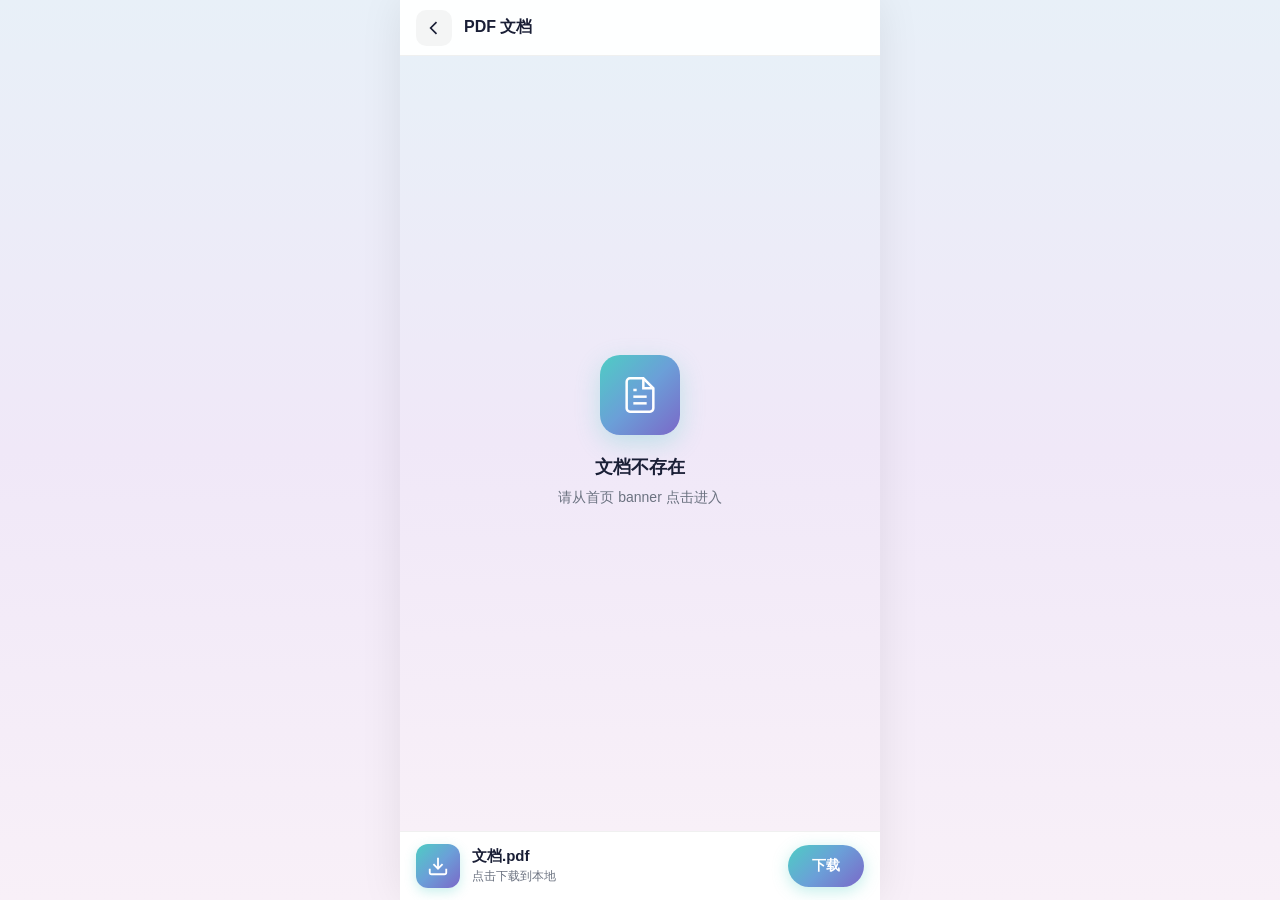
<file: h5/pdf-viewer.html>
<!DOCTYPE html>
<html lang="zh-CN">
<head>
  <meta charset="UTF-8">
  <meta name="viewport" content="width=device-width, initial-scale=1.0, maximum-scale=1.0, user-scalable=no">
  <title>PDF 预览 - 超聚变播客</title>
  <style>
    * {
      margin: 0;
      padding: 0;
      box-sizing: border-box;
    }

    :root {
      --text-primary: #1a1f36;
      --text-muted: #6b7280;
      --surface: rgba(255, 255, 255, 0.9);
    }

    html, body {
      font-family: -apple-system, BlinkMacSystemFont, 'Segoe UI', 'PingFang SC', 'Hiragino Sans GB', 'Microsoft YaHei', sans-serif;
      background: linear-gradient(180deg, #e8f0f8 0%, #f0e8f8 50%, #f8f0f8 100%);
      height: 100%;
      overflow: hidden;
    }

    /* 页面容器 - 与首页 app-shell 一致 */
    .page-container {
      max-width: 480px;
      margin: 0 auto;
      background: linear-gradient(180deg, #e8f0f8 0%, #f0e8f8 50%, #f8f0f8 100%);
      height: 100vh;
      height: 100dvh;
      position: relative;
      z-index: 1;
      overflow: hidden;
      box-shadow: 0 0 40px rgba(0,0,0,0.08);
      display: flex;
      flex-direction: column;
    }

    /* 顶部导航栏 */
    .pdf-header {
      flex-shrink: 0;
      height: 56px;
      background: rgba(255, 255, 255, 0.95);
      backdrop-filter: blur(20px);
      -webkit-backdrop-filter: blur(20px);
      border-bottom: 1px solid rgba(0, 0, 0, 0.06);
      display: flex;
      align-items: center;
      padding: 0 16px;
      z-index: 100;
    }

    .back-btn {
      width: 36px;
      height: 36px;
      border-radius: 10px;
      border: none;
      background: rgba(0, 0, 0, 0.04);
      display: flex;
      align-items: center;
      justify-content: center;
      cursor: pointer;
      transition: all 0.2s ease;
      color: var(--text-primary);
      margin-right: 12px;
    }

    .back-btn:active {
      background: rgba(0, 0, 0, 0.08);
      transform: scale(0.95);
    }

    .back-btn svg {
      width: 20px;
      height: 20px;
    }

    .pdf-title {
      flex: 1;
      font-size: 16px;
      font-weight: 600;
      color: var(--text-primary);
      overflow: hidden;
      text-overflow: ellipsis;
      white-space: nowrap;
    }

    /* PDF 全屏区域 */
    .pdf-fullscreen {
      flex: 1;
      position: relative;
      min-height: 0;
    }

    .pdf-iframe {
      position: absolute;
      top: 0;
      left: 0;
      width: 100%;
      height: 100%;
      border: none;
      display: block;
    }

    /* PDF 加载/错误状态 */
    .pdf-status {
      position: absolute;
      inset: 0;
      display: flex;
      flex-direction: column;
      align-items: center;
      justify-content: center;
      background: linear-gradient(180deg, #e8f0f8 0%, #f0e8f8 50%, #f8f0f8 100%);
      padding: 40px 24px;
      text-align: center;
    }

    .pdf-status.hidden {
      display: none;
    }

    .pdf-status-icon {
      width: 80px;
      height: 80px;
      border-radius: 20px;
      background: linear-gradient(135deg, #4ecdc4, #6b9fd8, #7b68c8);
      display: flex;
      align-items: center;
      justify-content: center;
      margin-bottom: 20px;
      box-shadow: 0 8px 24px rgba(78, 205, 196, 0.3);
    }

    .pdf-status-icon svg {
      width: 40px;
      height: 40px;
      color: white;
    }

    .pdf-status-title {
      font-size: 18px;
      font-weight: 600;
      color: var(--text-primary);
      margin-bottom: 8px;
    }

    .pdf-status-desc {
      font-size: 14px;
      color: var(--text-muted);
      margin-bottom: 24px;
      line-height: 1.5;
    }

    .pdf-status-btn {
      padding: 12px 32px;
      border-radius: 24px;
      border: none;
      background: linear-gradient(135deg, #4ecdc4, #6b9fd8, #7b68c8);
      color: white;
      font-size: 15px;
      font-weight: 600;
      cursor: pointer;
      transition: all 0.2s ease;
      box-shadow: 0 4px 16px rgba(78, 205, 196, 0.35);
    }

    .pdf-status-btn:active {
      transform: scale(0.96);
    }

    /* 底部吸底下载栏 */
    .download-bar {
      flex-shrink: 0;
      background: rgba(255, 255, 255, 0.98);
      backdrop-filter: blur(20px);
      -webkit-backdrop-filter: blur(20px);
      border-top: 1px solid rgba(0, 0, 0, 0.06);
      padding: 12px 16px;
      padding-bottom: calc(12px + env(safe-area-inset-bottom));
      z-index: 100;
    }

    .download-bar-inner {
      display: flex;
      align-items: center;
      gap: 12px;
      max-width: 480px;
      margin: 0 auto;
    }

    .download-icon {
      width: 44px;
      height: 44px;
      border-radius: 12px;
      background: linear-gradient(135deg, #4ecdc4, #6b9fd8, #7b68c8);
      display: flex;
      align-items: center;
      justify-content: center;
      flex-shrink: 0;
      box-shadow: 0 4px 12px rgba(78, 205, 196, 0.3);
    }

    .download-icon svg {
      width: 22px;
      height: 22px;
      color: white;
    }

    .download-info {
      flex: 1;
      min-width: 0;
    }

    .download-title {
      font-size: 15px;
      font-weight: 600;
      color: var(--text-primary);
      margin-bottom: 2px;
      overflow: hidden;
      text-overflow: ellipsis;
      white-space: nowrap;
    }

    .download-meta {
      font-size: 12px;
      color: var(--text-muted);
    }

    .download-btn {
      padding: 12px 24px;
      border-radius: 24px;
      border: none;
      background: linear-gradient(135deg, #4ecdc4, #6b9fd8, #7b68c8);
      color: white;
      font-size: 14px;
      font-weight: 600;
      cursor: pointer;
      transition: all 0.2s ease;
      box-shadow: 0 4px 16px rgba(78, 205, 196, 0.35);
      flex-shrink: 0;
    }

    .download-btn:active {
      transform: scale(0.96);
    }

    /* 下载进度弹窗 */
    .progress-modal {
      position: fixed;
      top: 0;
      left: 0;
      right: 0;
      bottom: 0;
      background: rgba(0, 0, 0, 0.5);
      display: flex;
      align-items: center;
      justify-content: center;
      z-index: 200;
      opacity: 0;
      visibility: hidden;
      transition: all 0.3s ease;
    }

    .progress-modal.active {
      opacity: 1;
      visibility: visible;
    }

    .progress-content {
      background: rgba(255, 255, 255, 0.98);
      border-radius: 20px;
      padding: 32px;
      width: 280px;
      text-align: center;
      box-shadow: 0 20px 60px rgba(0,0,0,0.2);
    }

    .progress-icon {
      width: 64px;
      height: 64px;
      border-radius: 50%;
      background: linear-gradient(135deg, rgba(78, 205, 196, 0.15), rgba(123, 104, 200, 0.15));
      display: flex;
      align-items: center;
      justify-content: center;
      margin: 0 auto 20px;
    }

    .progress-icon svg {
      width: 28px;
      height: 28px;
      color: #4ecdc4;
    }

    .progress-title {
      font-size: 18px;
      font-weight: 700;
      margin-bottom: 8px;
      color: var(--text-primary);
    }

    .progress-filename {
      font-size: 14px;
      color: var(--text-muted);
      margin-bottom: 20px;
    }

    .progress-bar-bg {
      width: 100%;
      height: 6px;
      background: rgba(0,0,0,0.06);
      border-radius: 3px;
      overflow: hidden;
    }

    .progress-bar-fill {
      height: 100%;
      background: linear-gradient(90deg, #4ecdc4, #7b68c8);
      border-radius: 3px;
      transition: width 0.2s ease;
    }

    .progress-text {
      font-size: 13px;
      color: var(--text-muted);
      margin-top: 12px;
    }
  </style>
</head>
<body>
  <div class="page-container">
    <!-- 顶部导航 -->
    <header class="pdf-header">
      <button class="back-btn" onclick="goBack()">
        <svg viewBox="0 0 24 24" fill="none" stroke="currentColor" stroke-width="2">
          <path d="M15 19l-7-7 7-7"/>
        </svg>
      </button>
      <div class="pdf-title" id="pdfTitle">PDF 文档</div>
    </header>

    <!-- PDF 全屏区域 -->
    <div class="pdf-fullscreen">
      <iframe class="pdf-iframe" id="pdfIframe" src=""></iframe>
      
      <!-- 加载/错误状态 -->
      <div class="pdf-status" id="pdfStatus">
        <div class="pdf-status-icon">
          <svg viewBox="0 0 24 24" fill="none" stroke="currentColor" stroke-width="1.5">
            <path d="M14 2H6a2 2 0 00-2 2v16a2 2 0 002 2h12a2 2 0 002-2V8z"/>
            <polyline points="14 2 14 8 20 8"/>
            <line x1="16" y1="13" x2="8" y2="13"/>
            <line x1="16" y1="17" x2="8" y2="17"/>
            <polyline points="10 9 9 9 8 9"/>
          </svg>
        </div>
        <div class="pdf-status-title" id="statusTitle">加载中...</div>
        <div class="pdf-status-desc" id="statusDesc">正在准备 PDF 文档</div>
        <button class="pdf-status-btn" id="statusBtn" onclick="downloadPDF()" style="display: none;">立即下载</button>
      </div>
    </div>

    <!-- 底部吸底下载栏 -->
    <div class="download-bar">
      <div class="download-bar-inner">
        <div class="download-icon">
          <svg viewBox="0 0 24 24" fill="none" stroke="currentColor" stroke-width="2">
            <path d="M21 15v4a2 2 0 01-2 2H5a2 2 0 01-2-2v-4"/>
            <polyline points="7 10 12 15 17 10"/>
            <line x1="12" y1="15" x2="12" y2="3"/>
          </svg>
        </div>
        <div class="download-info">
          <div class="download-title" id="downloadTitle">文档.pdf</div>
          <div class="download-meta" id="downloadMeta">点击下载到本地</div>
        </div>
        <button class="download-btn" onclick="downloadPDF()">下载</button>
      </div>
    </div>
  </div>

  <!-- 下载进度弹窗 -->
  <div class="progress-modal" id="progressModal">
    <div class="progress-content">
      <div class="progress-icon">
        <svg viewBox="0 0 24 24" fill="none" stroke="currentColor" stroke-width="2">
          <path d="M21 15v4a2 2 0 01-2 2H5a2 2 0 01-2-2v-4"/>
          <polyline points="7 10 12 15 17 10"/>
          <line x1="12" y1="15" x2="12" y2="3"/>
        </svg>
      </div>
      <div class="progress-title">正在下载</div>
      <div class="progress-filename" id="progressFilename">文档.pdf</div>
      <div class="progress-bar-bg">
        <div class="progress-bar-fill" id="progressBar" style="width: 0%"></div>
      </div>
      <div class="progress-text" id="progressText">0%</div>
    </div>
  </div>

  <script>
    // PDF 配置
    const pdfConfig = {
      'ai-practice': {
        url: 'pdfs/ai-practice.pdf',
        title: '基于英特尔® QAT 和 SVM 技术的 FusionOne HCI 虚拟机热迁移解决方案',
        filename: '虚拟机热迁移解决方案合集.pdf',
        size: '1.8 MB'
      },
      'liquid-cooling': {
        url: 'pdfs/liquid-cooling-whitepaper.pdf',
        title: '液冷技术白皮书｜重新定义散热',
        filename: '液冷技术白皮书.pdf',
        size: '5.2 MB'
      },
      'smart-computing': {
        url: 'pdfs/smart-computing-center.pdf',
        title: '智算中心建设｜架构与实践',
        filename: '智算中心建设.pdf',
        size: '3.5 MB'
      }
    };

    let currentPDF = null;

    // 初始化
    function init() {
      const params = new URLSearchParams(window.location.search);
      const pdfKey = params.get('pdf');
      
      if (pdfKey && pdfConfig[pdfKey]) {
        currentPDF = pdfConfig[pdfKey];
        loadPDF(currentPDF);
      } else {
        showError('文档不存在', '请从首页 banner 点击进入');
      }
    }

    // 加载 PDF
    function loadPDF(pdf) {
      // 更新标题
      document.getElementById('pdfTitle').textContent = pdf.title;
      document.getElementById('downloadTitle').textContent = pdf.filename;
      document.getElementById('downloadMeta').textContent = pdf.size + ' · 点击下载到本地';
      document.getElementById('progressFilename').textContent = pdf.filename;
      
      // 更新状态显示
      document.getElementById('statusTitle').textContent = pdf.title;
      document.getElementById('statusDesc').textContent = pdf.filename + ' · ' + pdf.size;
      document.getElementById('statusBtn').style.display = 'inline-block';
      
      // 设置 iframe 加载 PDF
      const iframe = document.getElementById('pdfIframe');
      const status = document.getElementById('pdfStatus');
      
      // 直接使用原生 PDF 预览
      iframe.src = pdf.url;
      
      // 尝试加载
      let loadTimeout = setTimeout(() => {
        // 1秒后隐藏状态层（浏览器会显示 PDF）
        status.classList.add('hidden');
      }, 1000);
      
      // 如果 PDF 加载失败（如 404），显示下载按钮
      iframe.onerror = function() {
        clearTimeout(loadTimeout);
        status.classList.remove('hidden');
        document.getElementById('statusDesc').textContent = 'PDF 加载失败，请下载后查看';
      };
    }

    // 显示错误
    function showError(title, desc) {
      document.getElementById('statusTitle').textContent = title;
      document.getElementById('statusDesc').textContent = desc;
      document.getElementById('statusBtn').style.display = 'none';
    }

    // 下载 PDF
    function downloadPDF() {
      if (!currentPDF) return;
      
      // 显示进度弹窗
      document.getElementById('progressModal').classList.add('active');
      
      // 模拟下载进度
      let progress = 0;
      const progressBar = document.getElementById('progressBar');
      const progressText = document.getElementById('progressText');
      
      const interval = setInterval(() => {
        progress += Math.random() * 25;
        if (progress >= 100) {
          progress = 100;
          clearInterval(interval);
          
          setTimeout(() => {
            document.getElementById('progressModal').classList.remove('active');
            
            // 实际下载
            const link = document.createElement('a');
            link.href = currentPDF.url;
            link.download = currentPDF.filename;
            document.body.appendChild(link);
            link.click();
            document.body.removeChild(link);
            
            // 重置进度
            setTimeout(() => {
              progressBar.style.width = '0%';
              progressText.textContent = '0%';
            }, 300);
          }, 500);
        }
        
        progressBar.style.width = progress + '%';
        progressText.textContent = Math.floor(progress) + '%';
      }, 120);
    }

    // 返回
    function goBack() {
      window.history.back();
    }

    // 页面加载完成后初始化
    document.addEventListener('DOMContentLoaded', init);
  </script>
</body>
</html>
</file>
